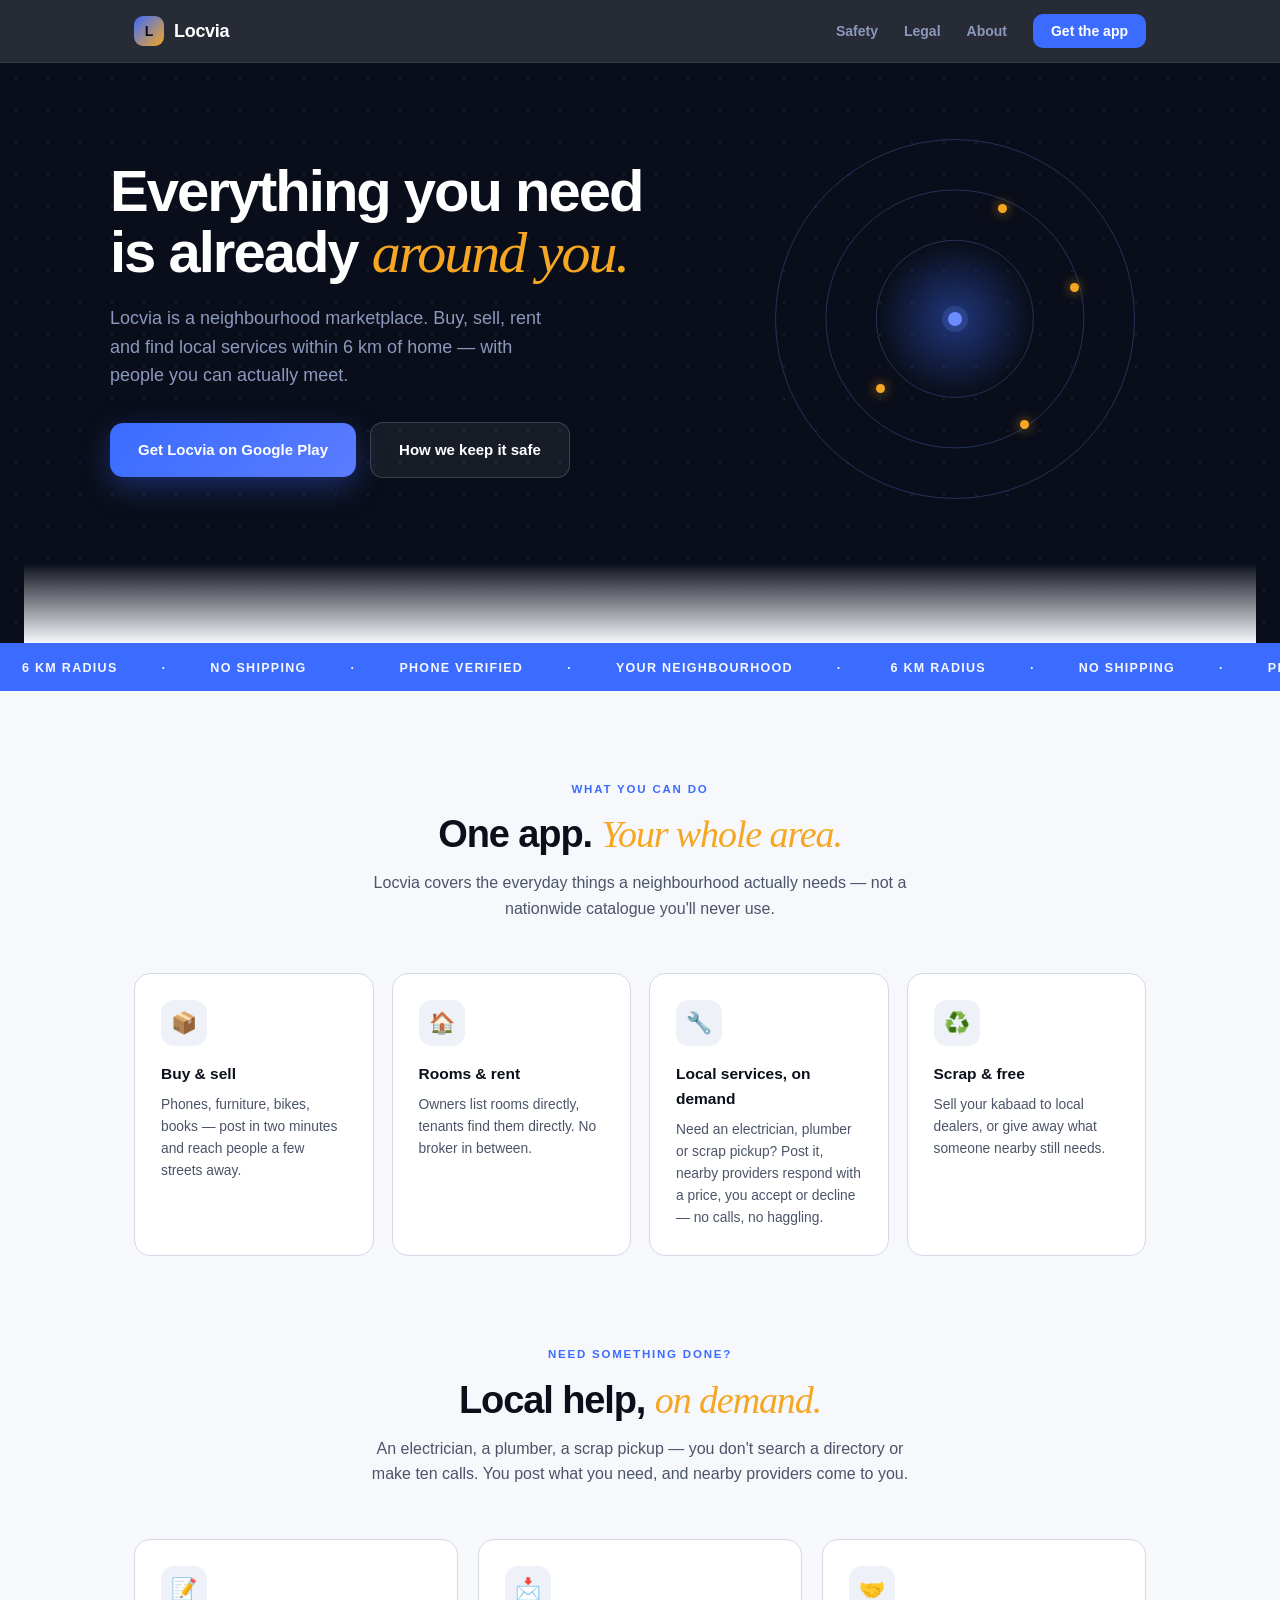
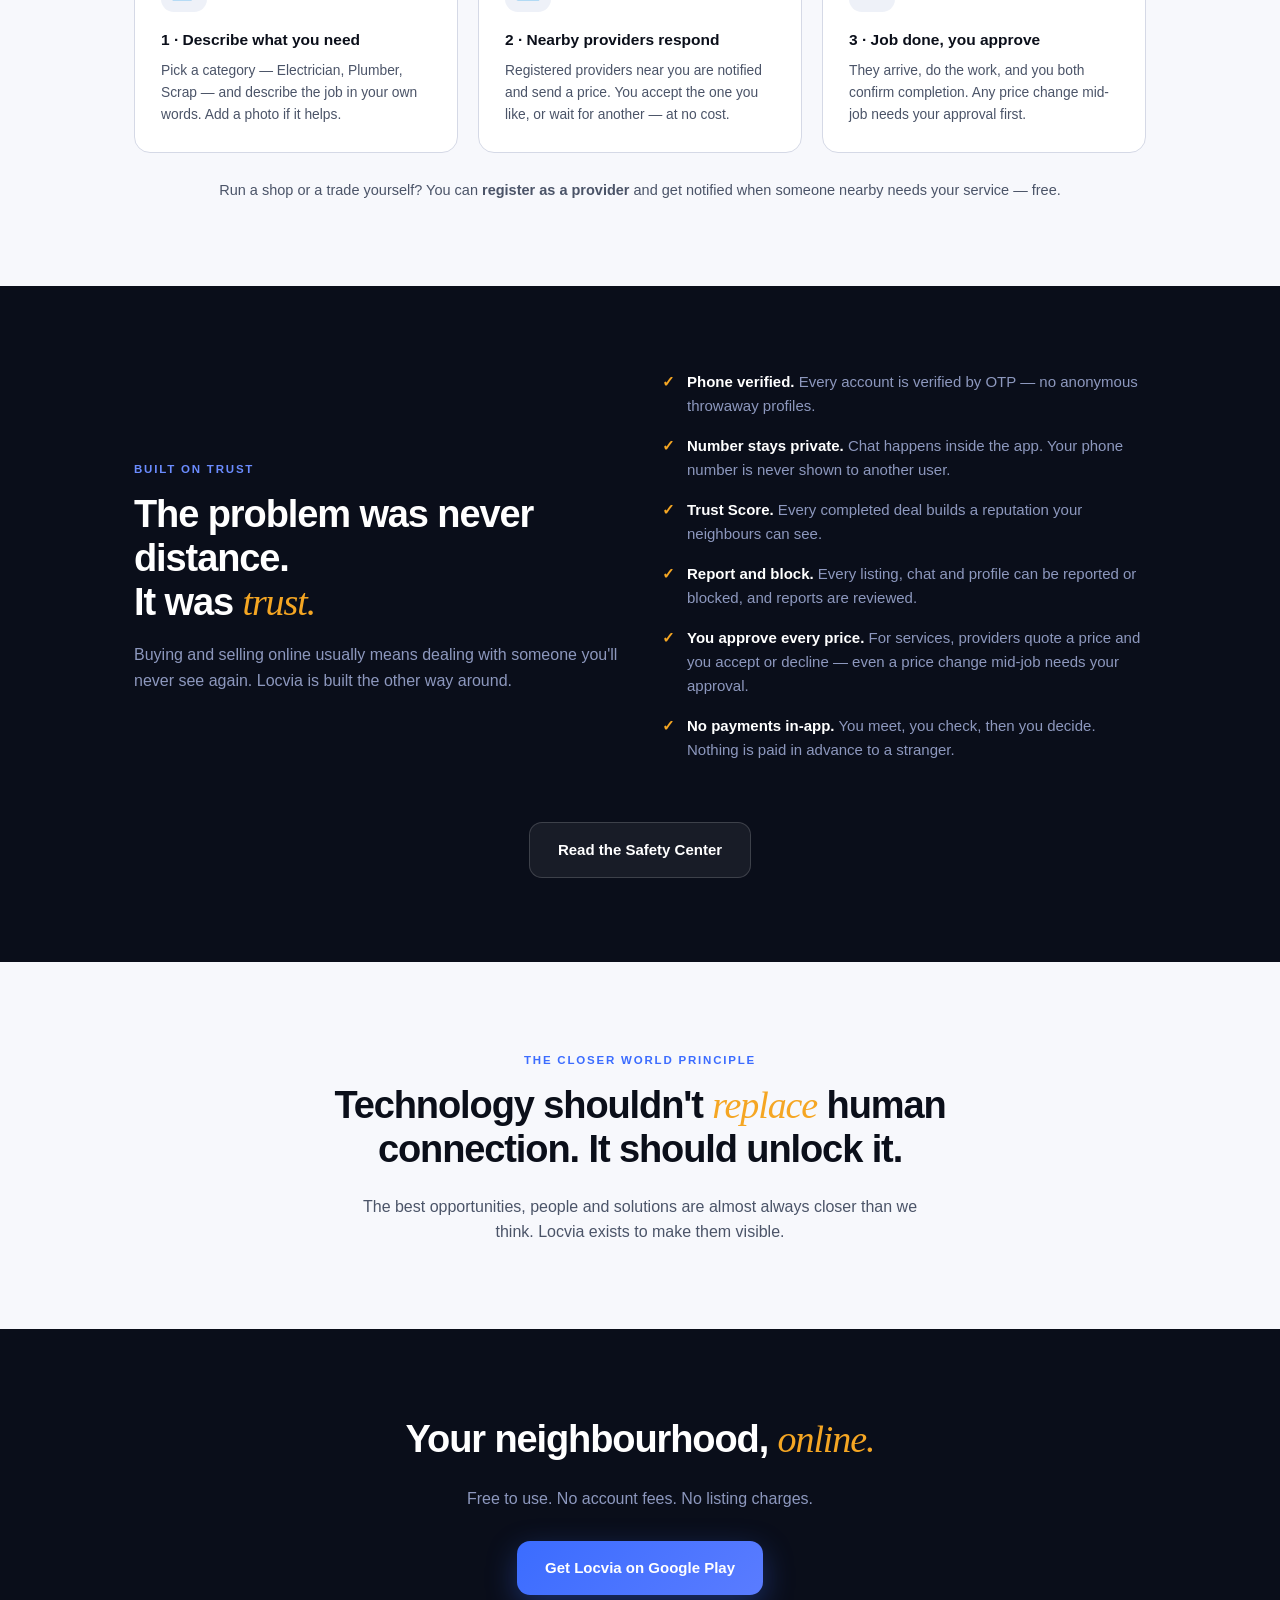
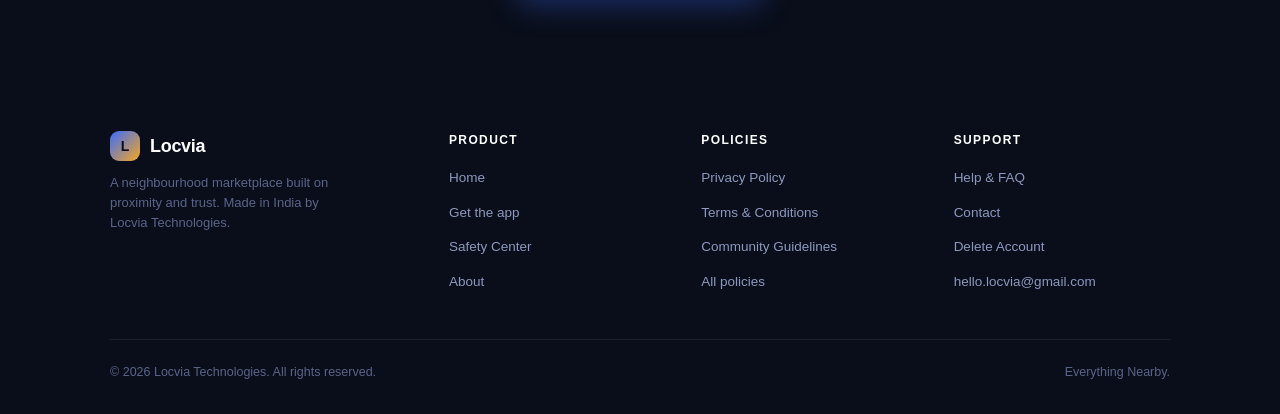
<file: index.html>
<!DOCTYPE html>
<html lang="en-IN">
<head>
<meta charset="UTF-8">
<meta name="viewport" content="width=device-width, initial-scale=1.0">
<meta name="description" content="Locvia is a neighbourhood marketplace for India. Buy, sell, rent and find local services within 6 km of home — with people you can actually meet.">
<meta http-equiv="Content-Security-Policy" content="default-src 'self'; style-src 'self' 'unsafe-inline' https://fonts.googleapis.com; font-src https://fonts.gstatic.com; img-src 'self' data:; base-uri 'self'; form-action 'none'; frame-ancestors 'none'">
<meta property="og:title" content="Locvia — Everything Nearby">
<meta property="og:description" content="Locvia is a neighbourhood marketplace for India. Buy, sell, rent and find local services within 6 km of home — with people you can actually meet.">
<meta property="og:type" content="website">
<title>Locvia — Everything Nearby</title>
<link rel="preconnect" href="https://fonts.googleapis.com">
<link rel="preconnect" href="https://fonts.gstatic.com" crossorigin>
<link href="https://fonts.googleapis.com/css2?family=Plus+Jakarta+Sans:wght@400;500;600;700;800&family=Fraunces:ital,opsz,wght@1,9..144,500&display=swap" rel="stylesheet">
<link rel="stylesheet" href="style.css">
<link rel="icon" href="favicon.png" type="image/png">
<link rel="apple-touch-icon" href="favicon.png">
<style>
  .hero { background: var(--navy-950); overflow: hidden; padding: 76px 24px 0; position: relative; }
  .hero-grid {
    position:absolute; inset:0;
    background-image: radial-gradient(circle, rgba(107,140,255,.12) 1.1px, transparent 1.1px);
    background-size: 32px 32px;
  }
  .hero-inner {
    max-width: var(--max-width); margin: 0 auto; position: relative; z-index: 2;
    display: grid; grid-template-columns: 1.15fr .85fr; gap: 48px; align-items: center;
  }
  .hero h1 {
    font-size: clamp(34px, 5vw, 58px); font-weight: 800; letter-spacing: -2px;
    line-height: 1.06; color: var(--white); margin-bottom: 20px;
  }
  .hero p.lead { color: var(--mist-400); font-size: clamp(15px,1.6vw,18px); max-width: 460px; margin-bottom: 32px; }
  .hero-actions { display: flex; gap: 14px; flex-wrap: wrap; align-items: center; }
  .hero-note { color: #5A6489; font-size: 12.5px; margin-top: 18px; }
  .hero-radar { display: flex; justify-content: center; }
  .radar { position: relative; width: min(40vh, 380px); aspect-ratio: 1; }
  .rg { position:absolute; top:50%; left:50%; transform:translate(-50%,-50%);
        border-radius:50%; border:1.5px solid rgba(107,140,255,.28); }
  .g1{width:100%;height:100%}
  .g2{width:72%;height:72%}
  .g3{width:44%;height:44%}
  .pls { position:absolute; top:50%; left:50%; width:44%; height:44%;
         transform:translate(-50%,-50%); border-radius:50%;
         background:radial-gradient(circle, rgba(59,108,255,.42), transparent 70%);
         animation: plz 2.8s ease-out infinite; }
  @keyframes plz { 0%{transform:translate(-50%,-50%) scale(.3);opacity:.8}
                   100%{transform:translate(-50%,-50%) scale(2.3);opacity:0} }
  .cr { position:absolute; top:50%; left:50%; width:14px; height:14px;
        transform:translate(-50%,-50%); border-radius:50%; background:var(--indigo-400);
        box-shadow:0 0 0 6px rgba(107,140,255,.2); }
  .pin { position:absolute; width:9px; height:9px; border-radius:50%;
         background:var(--marigold-500); box-shadow:0 0 12px rgba(245,166,35,.7); }
  .n1{top:18%;left:62%} .n2{top:68%;left:28%} .n3{top:40%;left:82%} .n4{top:78%;left:68%}
  @media (prefers-reduced-motion: reduce) { .pls { animation: none; } }
  .hero-fade { height: 80px; background: linear-gradient(var(--navy-950), var(--cloud-50)); margin-top: 64px; }

  .trust-split { display: grid; grid-template-columns: 1fr 1fr; gap: 44px; align-items: center; }
  .trust-list { list-style: none; }
  .trust-list li {
    display: flex; gap: 12px; margin-bottom: 16px;
    color: var(--mist-400); font-size: 15px; line-height: 1.6;
  }
  .trust-list .chk { color: var(--marigold-500); flex-shrink: 0; font-weight: 800; }
  .trust-list strong { color: var(--white); font-weight: 600; }

  .philosophy { text-align: center; }
  .philosophy h2 { font-size: clamp(24px,3.2vw,38px); max-width: 720px; margin: 0 auto; }
  .philosophy p { color: var(--ink-600); font-size: 16px; max-width: 560px; margin: 22px auto 0; }

  .cta-band { background: var(--navy-950); text-align: center; padding: 80px 24px; }
  .cta-band h2 { color: var(--white); font-size: clamp(26px,3.4vw,38px); font-weight: 800; letter-spacing: -1.1px; }
  .cta-band p { color: var(--mist-400); font-size: 16px; margin: 16px auto 30px; max-width: 460px; }

  @media (max-width: 860px) {
    .hero-inner { grid-template-columns: 1fr; }
    .hero-radar { order: -1; margin-bottom: 12px; }
    .radar { width: min(34vw, 240px); }
    .trust-split { grid-template-columns: 1fr; gap: 30px; }
  }
</style>
<meta name="referrer" content="strict-origin-when-cross-origin">
<link rel="canonical" href="https://locviahq.github.io/locvia-web/">
<meta property="og:image" content="https://locviahq.github.io/locvia-web/og-image.png">
<meta property="og:url" content="https://locviahq.github.io/locvia-web/">
<meta property="og:site_name" content="Locvia">
<meta name="twitter:card" content="summary_large_image">
<meta name="twitter:image" content="https://locviahq.github.io/locvia-web/og-image.png">
<script type="application/ld+json">
{
  "@context": "https://schema.org",
  "@type": "Organization",
  "name": "Locvia Technologies",
  "url": "https://locviahq.github.io/locvia-web/",
  "logo": "https://locviahq.github.io/locvia-web/favicon.png",
  "description": "Locvia is a neighbourhood marketplace for India — buy, sell, rent and find local services within 6 km of home.",
  "email": "hello.locvia@gmail.com",
  "foundingLocation": {"@type": "Place", "address": {"@type": "PostalAddress", "addressRegion": "Rajasthan", "addressCountry": "IN"}}
}
</script>
<script type="application/ld+json">
{"@context":"https://schema.org","@type":"WebSite","name":"Locvia","url":"https://locviahq.github.io/locvia-web/"}
</script>
</head>
<body>
<nav class="navbar">
  <div class="nav-inner">
    <a href="index.html" class="nav-logo"><span class="nav-logo-mark" aria-hidden="true">L</span> Locvia</a>
    <ul class="nav-links">
      <li><a href="safety.html">Safety</a></li>
      <li class="hide-sm"><a href="legal.html">Legal</a></li>
      <li class="hide-sm"><a href="about.html">About</a></li>
      <li><a href="https://play.google.com/store/apps/details?id=com.locvia.app" class="nav-cta" rel="noopener">Get the app</a></li>
    </ul>
  </div>
</nav>
<section class="hero">
  <div class="hero-grid" aria-hidden="true"></div>
  <div class="hero-inner">
    <div>
      <h1>Everything you need<br>is already <em>around you.</em></h1>
      <p class="lead">Locvia is a neighbourhood marketplace. Buy, sell, rent and find local services within 6&nbsp;km of home — with people you can actually meet.</p>
      <div class="hero-actions">
        <a href="https://play.google.com/store/apps/details?id=com.locvia.app" class="btn btn-primary" rel="noopener">Get Locvia on Google Play</a>
        <a href="safety.html" class="btn btn-ghost">How we keep it safe</a>
      </div>
    </div>
    <div class="hero-radar">
      <div class="radar">
        <div class="rg g1"></div><div class="rg g2"></div><div class="rg g3"></div>
        <div class="pls"></div><div class="cr"></div>
        <div class="pin n1"></div><div class="pin n2"></div><div class="pin n3"></div><div class="pin n4"></div>
      </div>
    </div>
  </div>
  <div class="hero-fade"></div>
</section>

<div class="ticker-strip">
  <div class="ticker-track" aria-hidden="true">
    <span>6 KM RADIUS</span><span>·</span><span>NO SHIPPING</span><span>·</span><span>PHONE VERIFIED</span><span>·</span><span>YOUR NEIGHBOURHOOD</span><span>·</span>
    <span>6 KM RADIUS</span><span>·</span><span>NO SHIPPING</span><span>·</span><span>PHONE VERIFIED</span><span>·</span><span>YOUR NEIGHBOURHOOD</span><span>·</span>
  </div>
</div>

<section class="section">
  <div class="section-head">
    <span class="eyebrow">What you can do</span>
    <h2>One app. <em>Your whole area.</em></h2>
    <p>Locvia covers the everyday things a neighbourhood actually needs — not a nationwide catalogue you'll never use.</p>
  </div>
  <div class="grid-4">
    <div class="card">
      <div class="feature-icon" aria-hidden="true">📦</div>
      <h4>Buy &amp; sell</h4>
      <p>Phones, furniture, bikes, books — post in two minutes and reach people a few streets away.</p>
    </div>
    <div class="card">
      <div class="feature-icon" aria-hidden="true">🏠</div>
      <h4>Rooms &amp; rent</h4>
      <p>Owners list rooms directly, tenants find them directly. No broker in between.</p>
    </div>
    <div class="card">
      <div class="feature-icon" aria-hidden="true">🔧</div>
      <h4>Local services, on demand</h4>
      <p>Need an electrician, plumber or scrap pickup? Post it, nearby providers respond with a price, you accept or decline — no calls, no haggling.</p>
    </div>
    <div class="card">
      <div class="feature-icon" aria-hidden="true">♻️</div>
      <h4>Scrap &amp; free</h4>
      <p>Sell your kabaad to local dealers, or give away what someone nearby still needs.</p>
    </div>
  </div>
</section>

<section class="section" style="padding-top:0;">
  <div class="section-head">
    <span class="eyebrow">Need something done?</span>
    <h2>Local help, <em>on demand.</em></h2>
    <p>An electrician, a plumber, a scrap pickup — you don't search a directory or make ten calls. You post what you need, and nearby providers come to you.</p>
  </div>
  <div class="grid-3">
    <div class="card">
      <div class="feature-icon" aria-hidden="true">📝</div>
      <h4>1 · Describe what you need</h4>
      <p>Pick a category — Electrician, Plumber, Scrap — and describe the job in your own words. Add a photo if it helps.</p>
    </div>
    <div class="card">
      <div class="feature-icon" aria-hidden="true">📩</div>
      <h4>2 · Nearby providers respond</h4>
      <p>Registered providers near you are notified and send a price. You accept the one you like, or wait for another — at no cost.</p>
    </div>
    <div class="card">
      <div class="feature-icon" aria-hidden="true">🤝</div>
      <h4>3 · Job done, you approve</h4>
      <p>They arrive, do the work, and you both confirm completion. Any price change mid-job needs your approval first.</p>
    </div>
  </div>
  <div style="text-align:center; margin-top:26px;">
    <p style="color:var(--ink-600); font-size:14.5px;">Run a shop or a trade yourself? You can <strong>register as a provider</strong> and get notified when someone nearby needs your service — free.</p>
  </div>
</section>

<section class="section-dark">
  <div class="section">
    <div class="trust-split">
      <div>
        <span class="eyebrow eyebrow-light">Built on trust</span>
        <h2 style="color:var(--white);">The problem was never distance.<br>It was <em>trust.</em></h2>
        <p style="color:var(--mist-400); font-size:16px; margin-top:18px;">Buying and selling online usually means dealing with someone you'll never see again. Locvia is built the other way around.</p>
      </div>
      <ul class="trust-list">
        <li><span class="chk" aria-hidden="true">✓</span><span><strong>Phone verified.</strong> Every account is verified by OTP — no anonymous throwaway profiles.</span></li>
        <li><span class="chk" aria-hidden="true">✓</span><span><strong>Number stays private.</strong> Chat happens inside the app. Your phone number is never shown to another user.</span></li>
        <li><span class="chk" aria-hidden="true">✓</span><span><strong>Trust Score.</strong> Every completed deal builds a reputation your neighbours can see.</span></li>
        <li><span class="chk" aria-hidden="true">✓</span><span><strong>Report and block.</strong> Every listing, chat and profile can be reported or blocked, and reports are reviewed.</span></li>
        <li><span class="chk" aria-hidden="true">✓</span><span><strong>You approve every price.</strong> For services, providers quote a price and you accept or decline — even a price change mid-job needs your approval.</span></li>
        <li><span class="chk" aria-hidden="true">✓</span><span><strong>No payments in-app.</strong> You meet, you check, then you decide. Nothing is paid in advance to a stranger.</span></li>
      </ul>
    </div>
    <div style="text-align:center; margin-top:44px;">
      <a href="safety.html" class="btn btn-ghost">Read the Safety Center</a>
    </div>
  </div>
</section>

<section class="section philosophy">
  <span class="eyebrow">The Closer World Principle</span>
  <h2>Technology shouldn't <em>replace</em> human connection. It should unlock it.</h2>
  <p>The best opportunities, people and solutions are almost always closer than we think. Locvia exists to make them visible.</p>
</section>

<section class="cta-band">
  <h2>Your neighbourhood, <em style="font-family:var(--font-accent);font-style:italic;font-weight:500;color:var(--marigold-500);">online.</em></h2>
  <p>Free to use. No account fees. No listing charges.</p>
  <a href="https://play.google.com/store/apps/details?id=com.locvia.app" class="btn btn-primary" rel="noopener">Get Locvia on Google Play</a>
</section>
<footer class="site-footer">
  <div class="footer-inner">
    <div class="footer-cols">
      <div class="footer-brand">
        <a href="index.html" class="nav-logo"><span class="nav-logo-mark" aria-hidden="true">L</span> Locvia</a>
        <p>A neighbourhood marketplace built on proximity and trust. Made in India by Locvia Technologies.</p>
      </div>
      <div class="footer-col">
        <h5>Product</h5>
        <ul>
          <li><a href="index.html">Home</a></li>
          <li><a href="https://play.google.com/store/apps/details?id=com.locvia.app" rel="noopener">Get the app</a></li>
          <li><a href="safety.html">Safety Center</a></li>
          <li><a href="about.html">About</a></li>
        </ul>
      </div>
      <div class="footer-col">
        <h5>Policies</h5>
        <ul>
          <li><a href="privacy.html">Privacy Policy</a></li>
          <li><a href="terms.html">Terms &amp; Conditions</a></li>
          <li><a href="guidelines.html">Community Guidelines</a></li>
          <li><a href="legal.html">All policies</a></li>
        </ul>
      </div>
      <div class="footer-col">
        <h5>Support</h5>
        <ul>
          <li><a href="help.html">Help &amp; FAQ</a></li>
          <li><a href="contact.html">Contact</a></li>
          <li><a href="delete-account.html">Delete Account</a></li>
          <li><a href="mailto:hello.locvia@gmail.com">hello.locvia@gmail.com</a></li>
        </ul>
      </div>
    </div>
    <div class="footer-bottom">
      <span>&copy; 2026 Locvia Technologies. All rights reserved.</span>
      <span>Everything Nearby.</span>
    </div>
  </div>
</footer>
</body>
</html>
</file>
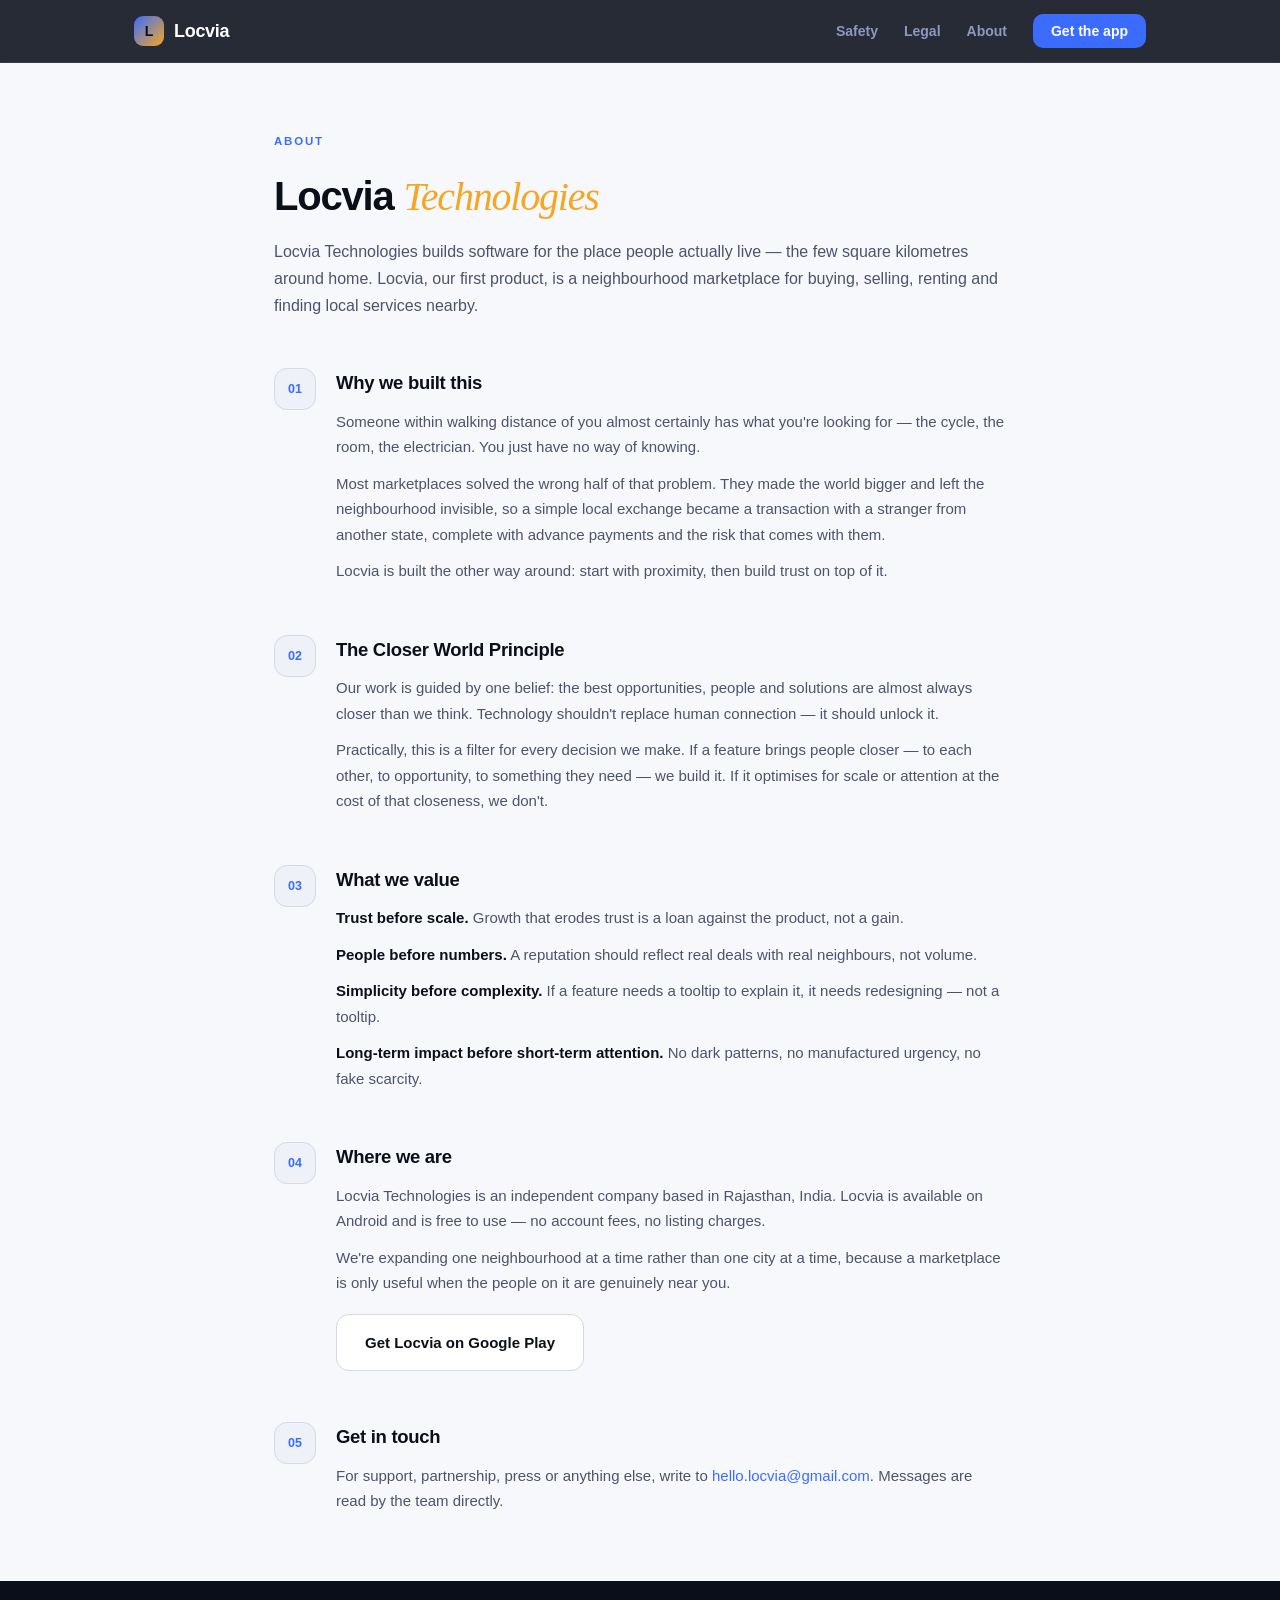
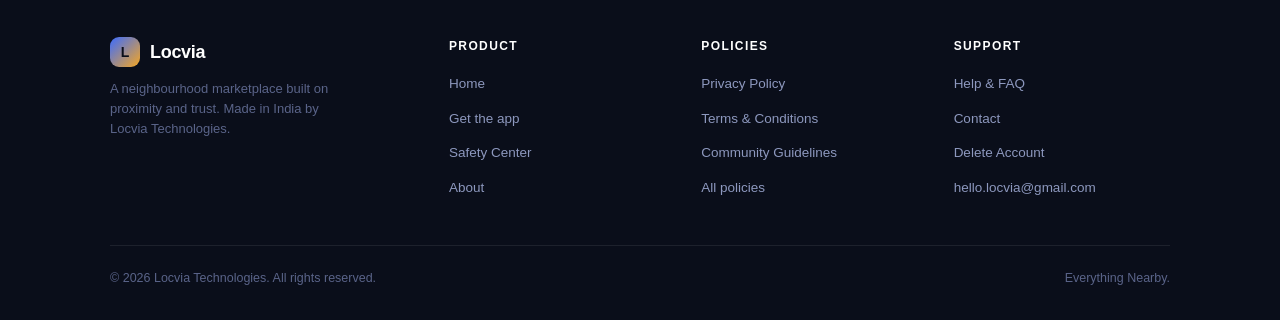
<file: about.html>
<!DOCTYPE html>
<html lang="en-IN">
<head>
<meta charset="UTF-8">
<meta name="viewport" content="width=device-width, initial-scale=1.0">
<meta name="description" content="Locvia Technologies builds software for the few square kilometres around home. Here's why, and what we value.">
<meta http-equiv="Content-Security-Policy" content="default-src 'self'; style-src 'self' 'unsafe-inline' https://fonts.googleapis.com; font-src https://fonts.gstatic.com; img-src 'self' data:; base-uri 'self'; form-action 'none'; frame-ancestors 'none'">
<meta property="og:title" content="About — Locvia Technologies">
<meta property="og:description" content="Locvia Technologies builds software for the few square kilometres around home. Here's why, and what we value.">
<meta property="og:type" content="website">
<title>About — Locvia Technologies</title>
<link rel="preconnect" href="https://fonts.googleapis.com">
<link rel="preconnect" href="https://fonts.gstatic.com" crossorigin>
<link href="https://fonts.googleapis.com/css2?family=Plus+Jakarta+Sans:wght@400;500;600;700;800&family=Fraunces:ital,opsz,wght@1,9..144,500&display=swap" rel="stylesheet">
<link rel="stylesheet" href="style.css">
<link rel="icon" href="favicon.png" type="image/png">
<link rel="apple-touch-icon" href="favicon.png">

<meta name="referrer" content="strict-origin-when-cross-origin">
<link rel="canonical" href="https://locviahq.github.io/locvia-web/about.html">
<meta property="og:image" content="https://locviahq.github.io/locvia-web/og-image.png">
<meta property="og:url" content="https://locviahq.github.io/locvia-web/about.html">
<meta property="og:site_name" content="Locvia">
<meta name="twitter:card" content="summary_large_image">
<meta name="twitter:image" content="https://locviahq.github.io/locvia-web/og-image.png">
<script type="application/ld+json">
{
  "@context": "https://schema.org",
  "@type": "Organization",
  "name": "Locvia Technologies",
  "url": "https://locviahq.github.io/locvia-web/",
  "logo": "https://locviahq.github.io/locvia-web/favicon.png",
  "description": "Locvia is a neighbourhood marketplace for India — buy, sell, rent and find local services within 6 km of home.",
  "email": "hello.locvia@gmail.com",
  "foundingLocation": {"@type": "Place", "address": {"@type": "PostalAddress", "addressRegion": "Rajasthan", "addressCountry": "IN"}}
}
</script>
</head>
<body>
<nav class="navbar">
  <div class="nav-inner">
    <a href="index.html" class="nav-logo"><span class="nav-logo-mark" aria-hidden="true">L</span> Locvia</a>
    <ul class="nav-links">
      <li><a href="safety.html">Safety</a></li>
      <li class="hide-sm"><a href="legal.html">Legal</a></li>
      <li class="hide-sm"><a href="about.html">About</a></li>
      <li><a href="https://play.google.com/store/apps/details?id=com.locvia.app" class="nav-cta" rel="noopener">Get the app</a></li>
    </ul>
  </div>
</nav>
<div class="legal-wrap">
  <span class="eyebrow">About</span>
  <h1>Locvia <em>Technologies</em></h1>
  <p class="legal-intro">Locvia Technologies builds software for the place people actually live — the few square kilometres around home. Locvia, our first product, is a neighbourhood marketplace for buying, selling, renting and finding local services nearby.</p>

  <div class="legal-section">
    <div class="legal-num">01</div>
    <div class="legal-body">
      <h2>Why we built this</h2>
      <p>Someone within walking distance of you almost certainly has what you're looking for — the cycle, the room, the electrician. You just have no way of knowing.</p>
      <p>Most marketplaces solved the wrong half of that problem. They made the world bigger and left the neighbourhood invisible, so a simple local exchange became a transaction with a stranger from another state, complete with advance payments and the risk that comes with them.</p>
      <p>Locvia is built the other way around: start with proximity, then build trust on top of it.</p>
    </div>
  </div>

  <div class="legal-section">
    <div class="legal-num">02</div>
    <div class="legal-body">
      <h2>The Closer World Principle</h2>
      <p>Our work is guided by one belief: the best opportunities, people and solutions are almost always closer than we think. Technology shouldn't replace human connection — it should unlock it.</p>
      <p>Practically, this is a filter for every decision we make. If a feature brings people closer — to each other, to opportunity, to something they need — we build it. If it optimises for scale or attention at the cost of that closeness, we don't.</p>
    </div>
  </div>

  <div class="legal-section">
    <div class="legal-num">03</div>
    <div class="legal-body">
      <h2>What we value</h2>
      <p><strong>Trust before scale.</strong> Growth that erodes trust is a loan against the product, not a gain.</p>
      <p><strong>People before numbers.</strong> A reputation should reflect real deals with real neighbours, not volume.</p>
      <p><strong>Simplicity before complexity.</strong> If a feature needs a tooltip to explain it, it needs redesigning — not a tooltip.</p>
      <p><strong>Long-term impact before short-term attention.</strong> No dark patterns, no manufactured urgency, no fake scarcity.</p>
    </div>
  </div>

  <div class="legal-section">
    <div class="legal-num">04</div>
    <div class="legal-body">
      <h2>Where we are</h2>
      <p>Locvia Technologies is an independent company based in Rajasthan, India. Locvia is available on Android and is free to use — no account fees, no listing charges.</p>
      <p>We're expanding one neighbourhood at a time rather than one city at a time, because a marketplace is only useful when the people on it are genuinely near you.</p>
      <p style="margin-top:18px;"><a href="https://play.google.com/store/apps/details?id=com.locvia.app" class="btn btn-light" rel="noopener">Get Locvia on Google Play</a></p>
    </div>
  </div>

  <div class="legal-section">
    <div class="legal-num">05</div>
    <div class="legal-body">
      <h2>Get in touch</h2>
      <p>For support, partnership, press or anything else, write to <a href="mailto:hello.locvia@gmail.com">hello.locvia@gmail.com</a>. Messages are read by the team directly.</p>
    </div>
  </div>
</div>
<footer class="site-footer">
  <div class="footer-inner">
    <div class="footer-cols">
      <div class="footer-brand">
        <a href="index.html" class="nav-logo"><span class="nav-logo-mark" aria-hidden="true">L</span> Locvia</a>
        <p>A neighbourhood marketplace built on proximity and trust. Made in India by Locvia Technologies.</p>
      </div>
      <div class="footer-col">
        <h5>Product</h5>
        <ul>
          <li><a href="index.html">Home</a></li>
          <li><a href="https://play.google.com/store/apps/details?id=com.locvia.app" rel="noopener">Get the app</a></li>
          <li><a href="safety.html">Safety Center</a></li>
          <li><a href="about.html">About</a></li>
        </ul>
      </div>
      <div class="footer-col">
        <h5>Policies</h5>
        <ul>
          <li><a href="privacy.html">Privacy Policy</a></li>
          <li><a href="terms.html">Terms &amp; Conditions</a></li>
          <li><a href="guidelines.html">Community Guidelines</a></li>
          <li><a href="legal.html">All policies</a></li>
        </ul>
      </div>
      <div class="footer-col">
        <h5>Support</h5>
        <ul>
          <li><a href="help.html">Help &amp; FAQ</a></li>
          <li><a href="contact.html">Contact</a></li>
          <li><a href="delete-account.html">Delete Account</a></li>
          <li><a href="mailto:hello.locvia@gmail.com">hello.locvia@gmail.com</a></li>
        </ul>
      </div>
    </div>
    <div class="footer-bottom">
      <span>&copy; 2026 Locvia Technologies. All rights reserved.</span>
      <span>Everything Nearby.</span>
    </div>
  </div>
</footer>
</body>
</html>
</file>
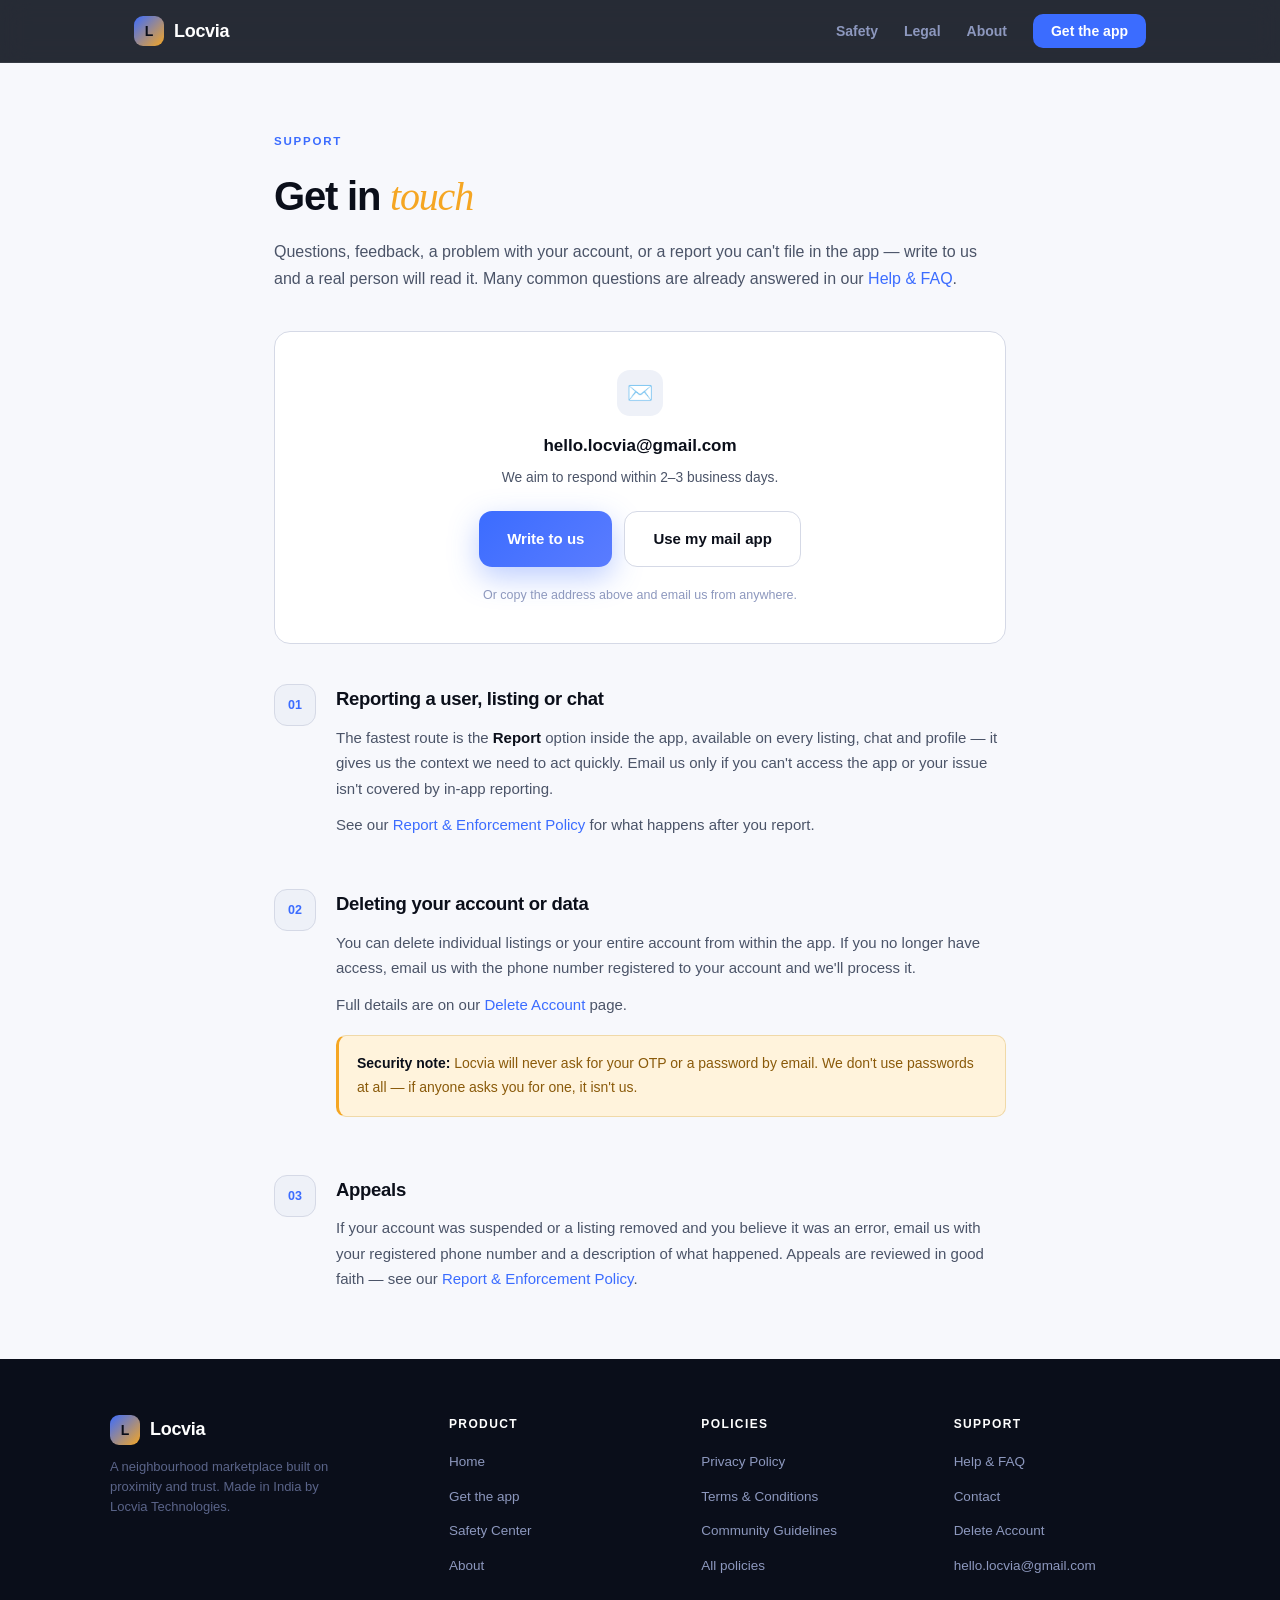
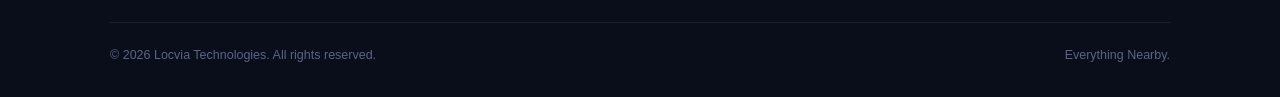
<file: contact.html>
<!DOCTYPE html>
<html lang="en-IN">
<head>
<meta charset="UTF-8">
<meta name="viewport" content="width=device-width, initial-scale=1.0">
<meta name="description" content="Contact Locvia support for account help, reports, appeals or anything else.">
<meta http-equiv="Content-Security-Policy" content="default-src 'self'; style-src 'self' 'unsafe-inline' https://fonts.googleapis.com; font-src https://fonts.gstatic.com; img-src 'self' data:; base-uri 'self'; form-action 'none'; frame-ancestors 'none'">
<meta property="og:title" content="Contact — Locvia">
<meta property="og:description" content="Contact Locvia support for account help, reports, appeals or anything else.">
<meta property="og:type" content="website">
<title>Contact — Locvia</title>
<link rel="preconnect" href="https://fonts.googleapis.com">
<link rel="preconnect" href="https://fonts.gstatic.com" crossorigin>
<link href="https://fonts.googleapis.com/css2?family=Plus+Jakarta+Sans:wght@400;500;600;700;800&family=Fraunces:ital,opsz,wght@1,9..144,500&display=swap" rel="stylesheet">
<link rel="stylesheet" href="style.css">
<link rel="icon" href="favicon.png" type="image/png">
<link rel="apple-touch-icon" href="favicon.png">

<meta name="referrer" content="strict-origin-when-cross-origin">
<link rel="canonical" href="https://locviahq.github.io/locvia-web/contact.html">
<meta property="og:image" content="https://locviahq.github.io/locvia-web/og-image.png">
<meta property="og:url" content="https://locviahq.github.io/locvia-web/contact.html">
<meta property="og:site_name" content="Locvia">
<meta name="twitter:card" content="summary_large_image">
<meta name="twitter:image" content="https://locviahq.github.io/locvia-web/og-image.png">
</head>
<body>
<nav class="navbar">
  <div class="nav-inner">
    <a href="index.html" class="nav-logo"><span class="nav-logo-mark" aria-hidden="true">L</span> Locvia</a>
    <ul class="nav-links">
      <li><a href="safety.html">Safety</a></li>
      <li class="hide-sm"><a href="legal.html">Legal</a></li>
      <li class="hide-sm"><a href="about.html">About</a></li>
      <li><a href="https://play.google.com/store/apps/details?id=com.locvia.app" class="nav-cta" rel="noopener">Get the app</a></li>
    </ul>
  </div>
</nav>
<div class="legal-wrap">
  <span class="eyebrow">Support</span>
  <h1>Get in <em>touch</em></h1>
  <p class="legal-intro" style="margin-bottom:30px;">Questions, feedback, a problem with your account, or a report you can't file in the app — write to us and a real person will read it. Many common questions are already answered in our <a href="help.html">Help &amp; FAQ</a>.</p>

  <div class="card" style="text-align:center; padding:38px 26px;">
    <div class="feature-icon" style="margin:0 auto 16px;" aria-hidden="true">✉️</div>
    <h4 style="font-size:17px;">hello.locvia@gmail.com</h4>
    <p style="margin:8px 0 22px;">We aim to respond within 2–3 business days.</p>
    <div style="display:flex; gap:12px; justify-content:center; flex-wrap:wrap;">
      <a href="https://mail.google.com/mail/?view=cm&amp;fs=1&amp;to=hello.locvia@gmail.com&amp;su=Locvia%20Support" class="btn btn-primary" target="_blank" rel="noopener">Write to us</a>
      <a href="mailto:hello.locvia@gmail.com" class="btn btn-light">Use my mail app</a>
    </div>
    <p style="margin-top:18px; font-size:12.5px; color:var(--mist-400);">
      Or copy the address above and email us from anywhere.
    </p>
  </div>

  <div class="legal-section">
    <div class="legal-num">01</div>
    <div class="legal-body">
      <h2>Reporting a user, listing or chat</h2>
      <p>The fastest route is the <strong>Report</strong> option inside the app, available on every listing, chat and profile — it gives us the context we need to act quickly. Email us only if you can't access the app or your issue isn't covered by in-app reporting.</p>
      <p>See our <a href="enforcement.html">Report &amp; Enforcement Policy</a> for what happens after you report.</p>
    </div>
  </div>

  <div class="legal-section">
    <div class="legal-num">02</div>
    <div class="legal-body">
      <h2>Deleting your account or data</h2>
      <p>You can delete individual listings or your entire account from within the app. If you no longer have access, email us with the phone number registered to your account and we'll process it.</p>
      <p>Full details are on our <a href="delete-account.html">Delete Account</a> page.</p>
      <div class="callout">
        <p><strong>Security note:</strong> Locvia will never ask for your OTP or a password by email. We don't use passwords at all — if anyone asks you for one, it isn't us.</p>
      </div>
    </div>
  </div>

  <div class="legal-section">
    <div class="legal-num">03</div>
    <div class="legal-body">
      <h2>Appeals</h2>
      <p>If your account was suspended or a listing removed and you believe it was an error, email us with your registered phone number and a description of what happened. Appeals are reviewed in good faith — see our <a href="enforcement.html">Report &amp; Enforcement Policy</a>.</p>
    </div>
  </div>
</div>
<footer class="site-footer">
  <div class="footer-inner">
    <div class="footer-cols">
      <div class="footer-brand">
        <a href="index.html" class="nav-logo"><span class="nav-logo-mark" aria-hidden="true">L</span> Locvia</a>
        <p>A neighbourhood marketplace built on proximity and trust. Made in India by Locvia Technologies.</p>
      </div>
      <div class="footer-col">
        <h5>Product</h5>
        <ul>
          <li><a href="index.html">Home</a></li>
          <li><a href="https://play.google.com/store/apps/details?id=com.locvia.app" rel="noopener">Get the app</a></li>
          <li><a href="safety.html">Safety Center</a></li>
          <li><a href="about.html">About</a></li>
        </ul>
      </div>
      <div class="footer-col">
        <h5>Policies</h5>
        <ul>
          <li><a href="privacy.html">Privacy Policy</a></li>
          <li><a href="terms.html">Terms &amp; Conditions</a></li>
          <li><a href="guidelines.html">Community Guidelines</a></li>
          <li><a href="legal.html">All policies</a></li>
        </ul>
      </div>
      <div class="footer-col">
        <h5>Support</h5>
        <ul>
          <li><a href="help.html">Help &amp; FAQ</a></li>
          <li><a href="contact.html">Contact</a></li>
          <li><a href="delete-account.html">Delete Account</a></li>
          <li><a href="mailto:hello.locvia@gmail.com">hello.locvia@gmail.com</a></li>
        </ul>
      </div>
    </div>
    <div class="footer-bottom">
      <span>&copy; 2026 Locvia Technologies. All rights reserved.</span>
      <span>Everything Nearby.</span>
    </div>
  </div>
</footer>
</body>
</html>
</file>
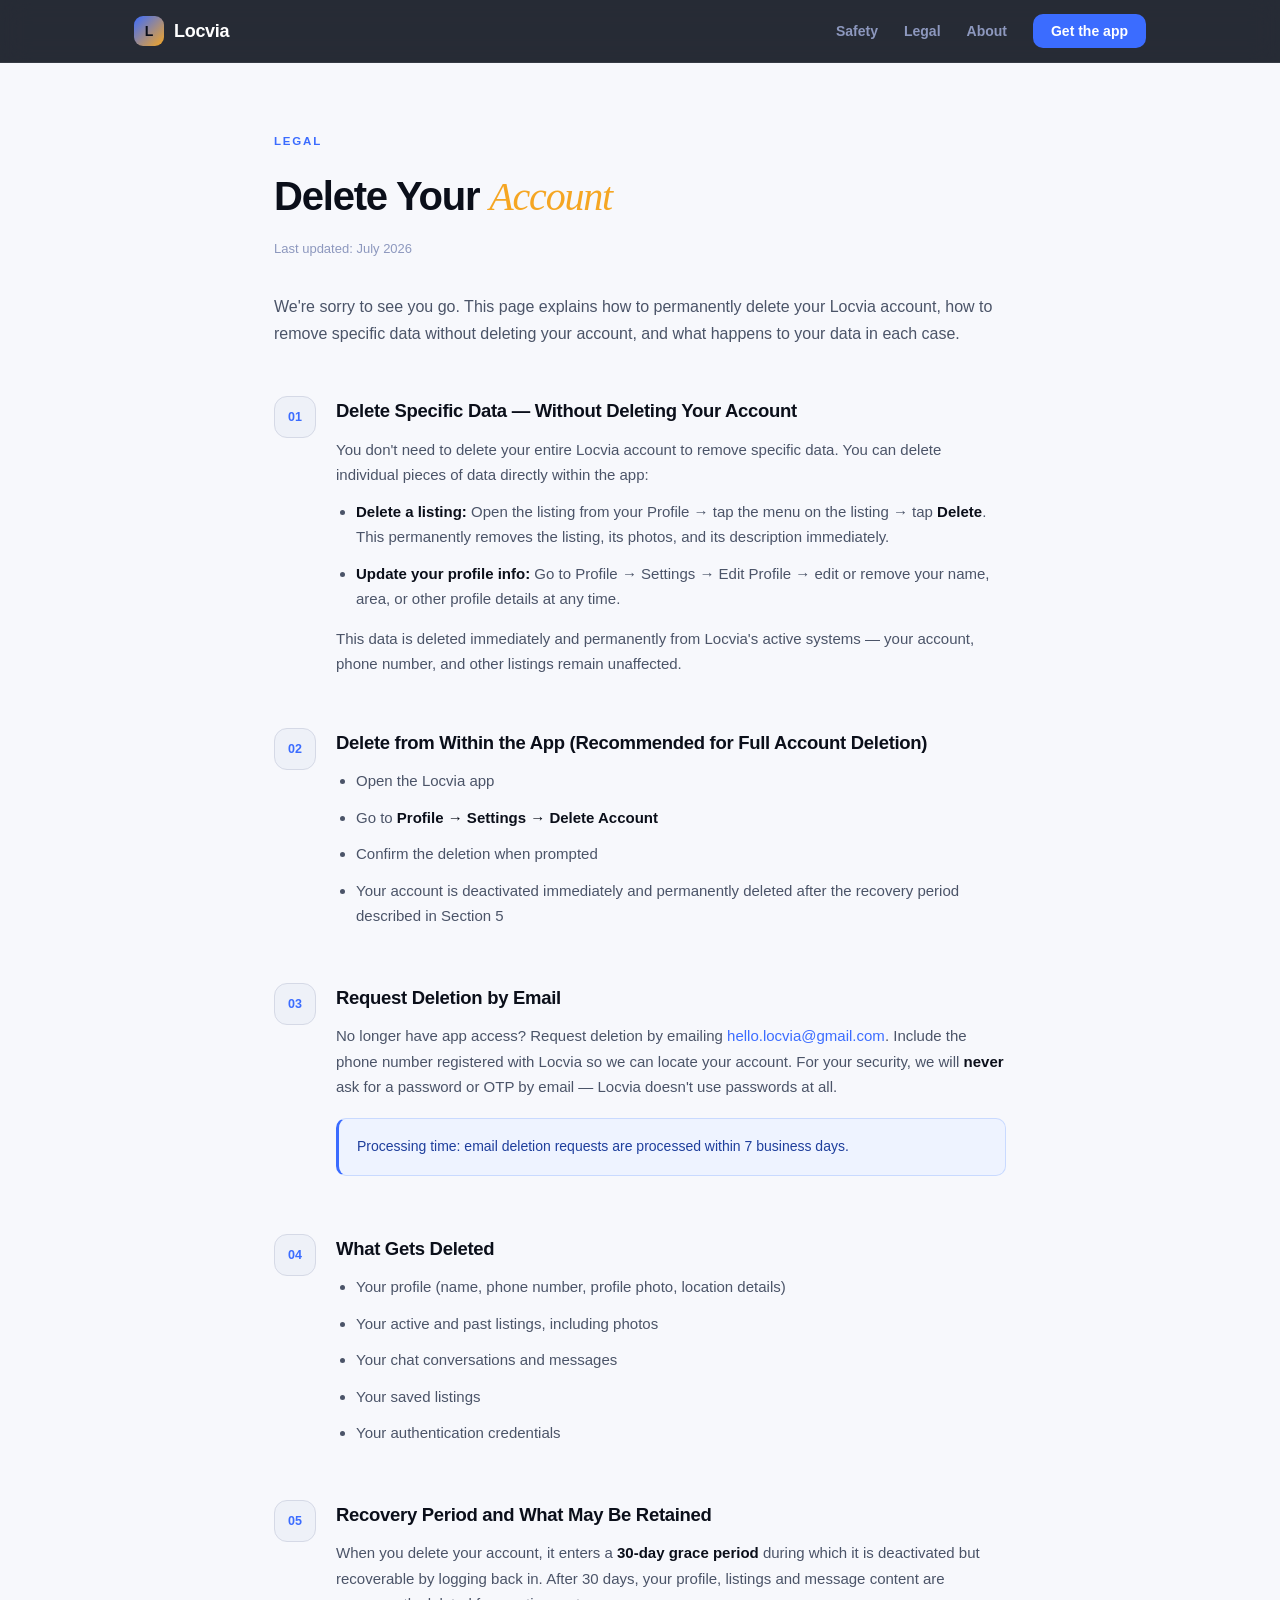
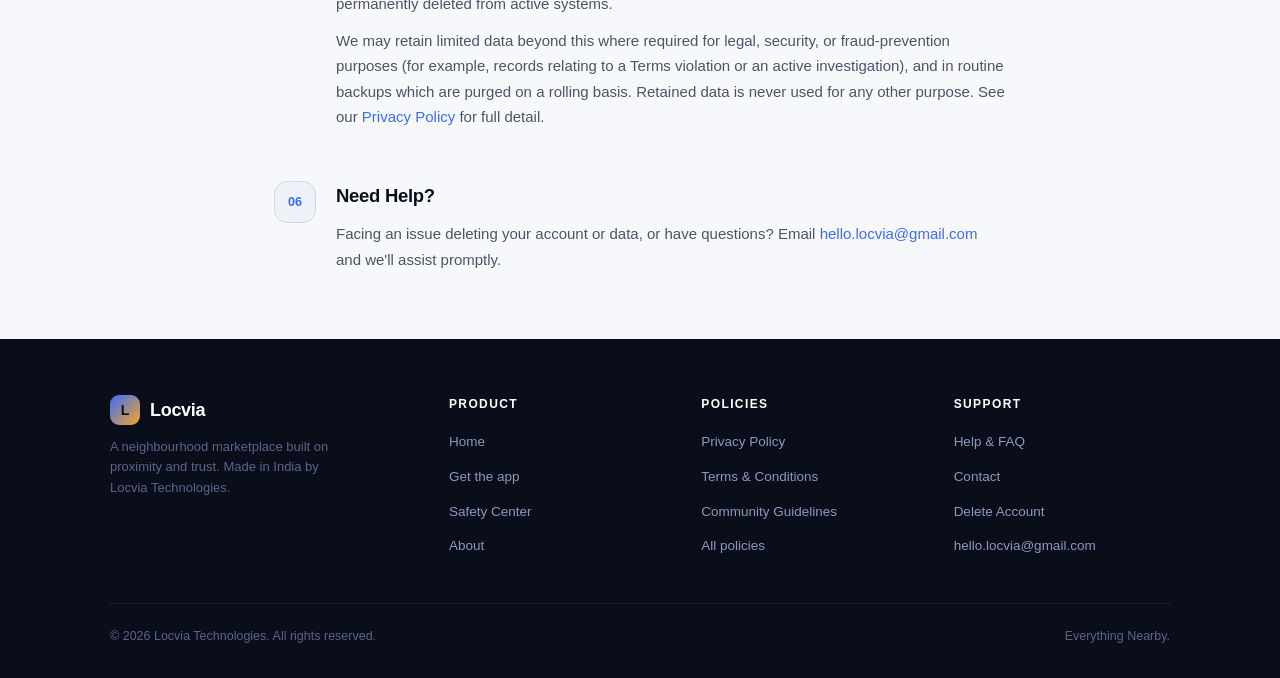
<file: delete-account.html>
<!DOCTYPE html>
<html lang="en-IN">
<head>
<meta charset="UTF-8">
<meta name="viewport" content="width=device-width, initial-scale=1.0">
<meta name="description" content="How to delete specific data without deleting your account, or delete your Locvia account entirely.">
<meta http-equiv="Content-Security-Policy" content="default-src 'self'; style-src 'self' 'unsafe-inline' https://fonts.googleapis.com; font-src https://fonts.gstatic.com; img-src 'self' data:; base-uri 'self'; form-action 'none'; frame-ancestors 'none'">
<meta property="og:title" content="Delete Account — Locvia">
<meta property="og:description" content="How to delete specific data without deleting your account, or delete your Locvia account entirely.">
<meta property="og:type" content="website">
<title>Delete Account — Locvia</title>
<link rel="preconnect" href="https://fonts.googleapis.com">
<link rel="preconnect" href="https://fonts.gstatic.com" crossorigin>
<link href="https://fonts.googleapis.com/css2?family=Plus+Jakarta+Sans:wght@400;500;600;700;800&family=Fraunces:ital,opsz,wght@1,9..144,500&display=swap" rel="stylesheet">
<link rel="stylesheet" href="style.css">
<link rel="icon" href="favicon.png" type="image/png">
<link rel="apple-touch-icon" href="favicon.png">

<meta name="referrer" content="strict-origin-when-cross-origin">
<link rel="canonical" href="https://locviahq.github.io/locvia-web/delete-account.html">
<meta property="og:image" content="https://locviahq.github.io/locvia-web/og-image.png">
<meta property="og:url" content="https://locviahq.github.io/locvia-web/delete-account.html">
<meta property="og:site_name" content="Locvia">
<meta name="twitter:card" content="summary_large_image">
<meta name="twitter:image" content="https://locviahq.github.io/locvia-web/og-image.png">
</head>
<body>
<nav class="navbar">
  <div class="nav-inner">
    <a href="index.html" class="nav-logo"><span class="nav-logo-mark" aria-hidden="true">L</span> Locvia</a>
    <ul class="nav-links">
      <li><a href="safety.html">Safety</a></li>
      <li class="hide-sm"><a href="legal.html">Legal</a></li>
      <li class="hide-sm"><a href="about.html">About</a></li>
      <li><a href="https://play.google.com/store/apps/details?id=com.locvia.app" class="nav-cta" rel="noopener">Get the app</a></li>
    </ul>
  </div>
</nav>
<div class="legal-wrap">
  <span class="eyebrow">Legal</span>
  <h1>Delete Your <em>Account</em></h1>
  <p class="legal-updated">Last updated: July 2026</p>
  <p class="legal-intro">We're sorry to see you go. This page explains how to permanently delete your Locvia account, how to remove specific data without deleting your account, and what happens to your data in each case.</p>

  <div class="legal-section">
    <div class="legal-num">01</div>
    <div class="legal-body">
      <h2>Delete Specific Data — Without Deleting Your Account</h2>
      <p>You don't need to delete your entire Locvia account to remove specific data. You can delete individual pieces of data directly within the app:</p>
      <ul>
        <li><strong>Delete a listing:</strong> Open the listing from your Profile → tap the menu on the listing → tap <strong>Delete</strong>. This permanently removes the listing, its photos, and its description immediately.</li>
        <li><strong>Update your profile info:</strong> Go to Profile → Settings → Edit Profile → edit or remove your name, area, or other profile details at any time.</li>
      </ul>
      <p>This data is deleted immediately and permanently from Locvia's active systems — your account, phone number, and other listings remain unaffected.</p>
    </div>
  </div>
  <div class="legal-section">
    <div class="legal-num">02</div>
    <div class="legal-body">
      <h2>Delete from Within the App (Recommended for Full Account Deletion)</h2>
      <ul>
        <li>Open the Locvia app</li>
        <li>Go to <strong>Profile → Settings → Delete Account</strong></li>
        <li>Confirm the deletion when prompted</li>
        <li>Your account is deactivated immediately and permanently deleted after the recovery period described in Section 5</li>
      </ul>
    </div>
  </div>
  <div class="legal-section">
    <div class="legal-num">03</div>
    <div class="legal-body">
      <h2>Request Deletion by Email</h2>
      <p>No longer have app access? Request deletion by emailing <a href="mailto:hello.locvia@gmail.com">hello.locvia@gmail.com</a>. Include the phone number registered with Locvia so we can locate your account. For your security, we will <strong>never</strong> ask for a password or OTP by email — Locvia doesn't use passwords at all.</p>
      <div class="callout callout-blue"><p>Processing time: email deletion requests are processed within 7 business days.</p></div>
    </div>
  </div>
  <div class="legal-section">
    <div class="legal-num">04</div>
    <div class="legal-body">
      <h2>What Gets Deleted</h2>
      <ul>
        <li>Your profile (name, phone number, profile photo, location details)</li>
        <li>Your active and past listings, including photos</li>
        <li>Your chat conversations and messages</li>
        <li>Your saved listings</li>
        <li>Your authentication credentials</li>
      </ul>
    </div>
  </div>
  <div class="legal-section">
    <div class="legal-num">05</div>
    <div class="legal-body">
      <h2>Recovery Period and What May Be Retained</h2>
      <p>When you delete your account, it enters a <strong>30-day grace period</strong> during which it is deactivated but recoverable by logging back in. After 30 days, your profile, listings and message content are permanently deleted from active systems.</p>
      <p>We may retain limited data beyond this where required for legal, security, or fraud-prevention purposes (for example, records relating to a Terms violation or an active investigation), and in routine backups which are purged on a rolling basis. Retained data is never used for any other purpose. See our <a href="privacy.html">Privacy Policy</a> for full detail.</p>
    </div>
  </div>
  <div class="legal-section">
    <div class="legal-num">06</div>
    <div class="legal-body">
      <h2>Need Help?</h2>
      <p>Facing an issue deleting your account or data, or have questions? Email <a href="mailto:hello.locvia@gmail.com">hello.locvia@gmail.com</a> and we'll assist promptly.</p>
    </div>
  </div>
</div>
<footer class="site-footer">
  <div class="footer-inner">
    <div class="footer-cols">
      <div class="footer-brand">
        <a href="index.html" class="nav-logo"><span class="nav-logo-mark" aria-hidden="true">L</span> Locvia</a>
        <p>A neighbourhood marketplace built on proximity and trust. Made in India by Locvia Technologies.</p>
      </div>
      <div class="footer-col">
        <h5>Product</h5>
        <ul>
          <li><a href="index.html">Home</a></li>
          <li><a href="https://play.google.com/store/apps/details?id=com.locvia.app" rel="noopener">Get the app</a></li>
          <li><a href="safety.html">Safety Center</a></li>
          <li><a href="about.html">About</a></li>
        </ul>
      </div>
      <div class="footer-col">
        <h5>Policies</h5>
        <ul>
          <li><a href="privacy.html">Privacy Policy</a></li>
          <li><a href="terms.html">Terms &amp; Conditions</a></li>
          <li><a href="guidelines.html">Community Guidelines</a></li>
          <li><a href="legal.html">All policies</a></li>
        </ul>
      </div>
      <div class="footer-col">
        <h5>Support</h5>
        <ul>
          <li><a href="help.html">Help &amp; FAQ</a></li>
          <li><a href="contact.html">Contact</a></li>
          <li><a href="delete-account.html">Delete Account</a></li>
          <li><a href="mailto:hello.locvia@gmail.com">hello.locvia@gmail.com</a></li>
        </ul>
      </div>
    </div>
    <div class="footer-bottom">
      <span>&copy; 2026 Locvia Technologies. All rights reserved.</span>
      <span>Everything Nearby.</span>
    </div>
  </div>
</footer>
</body>
</html>
</file>
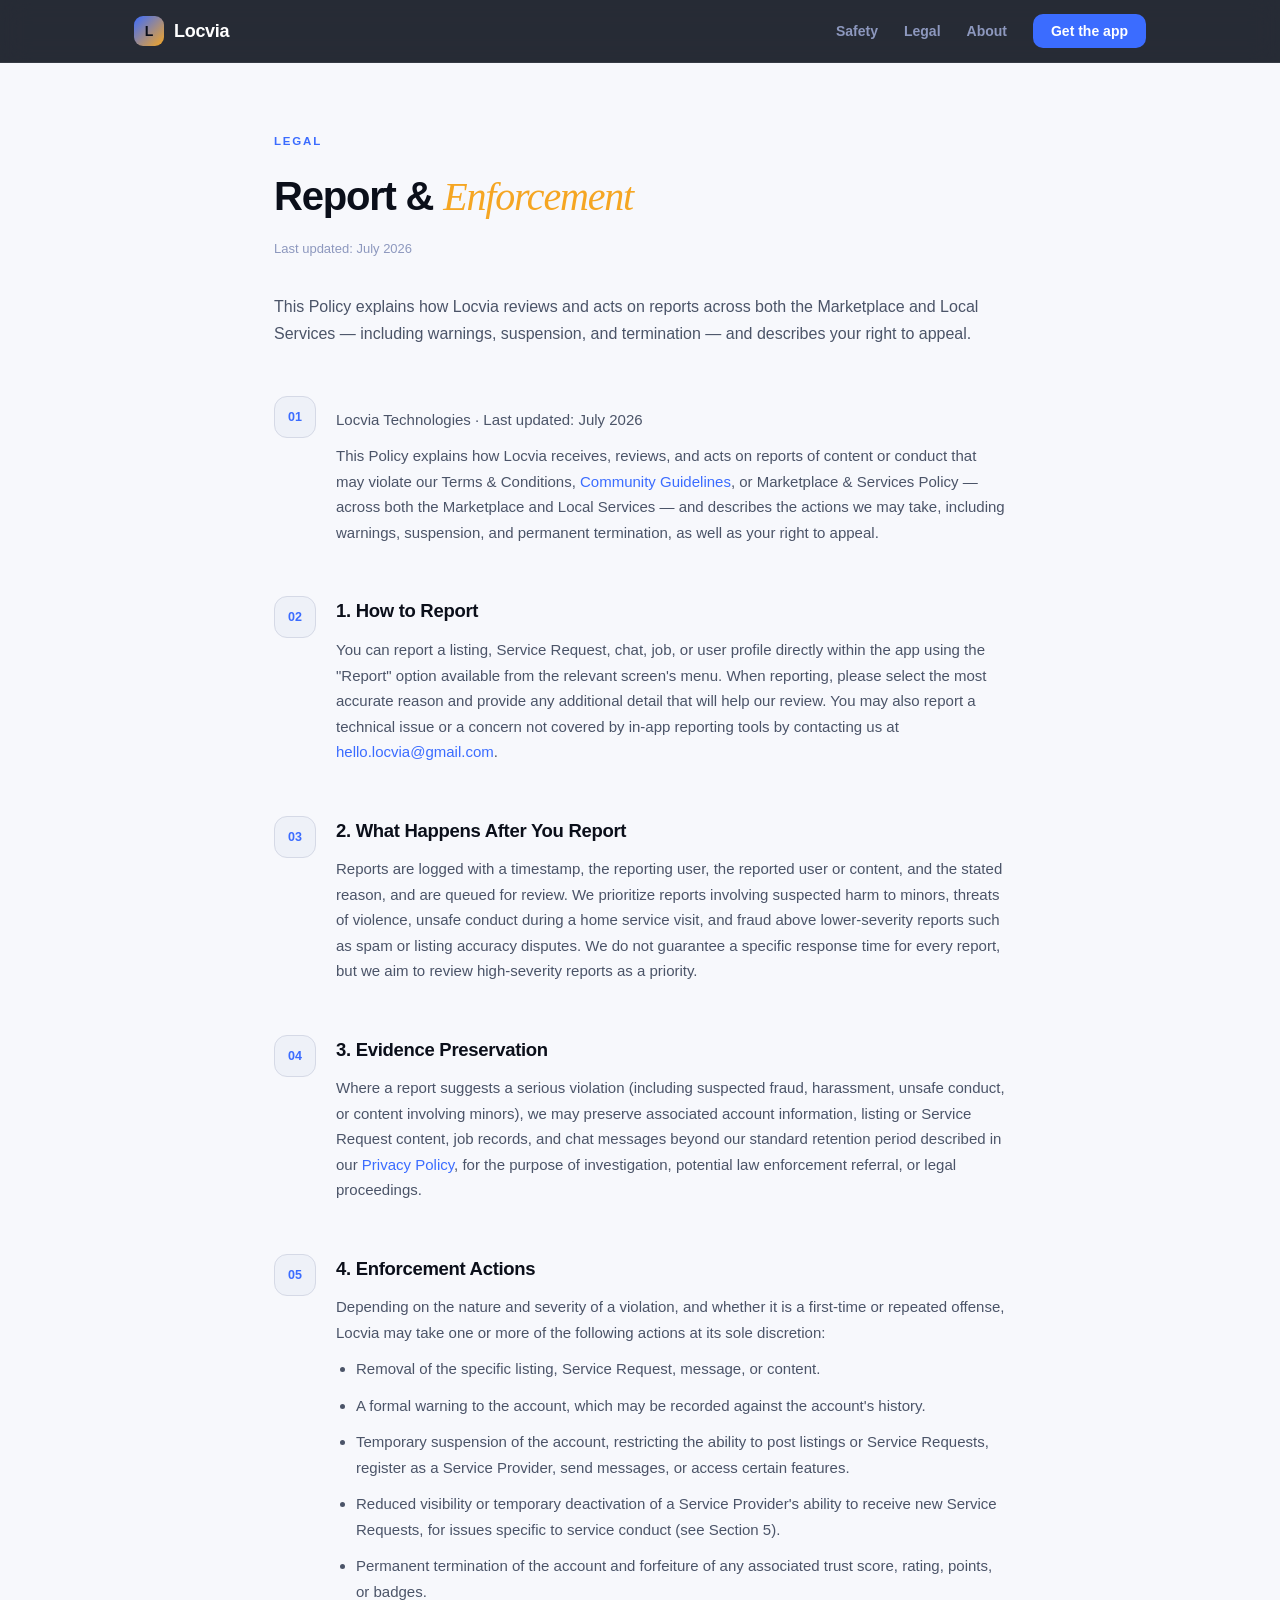
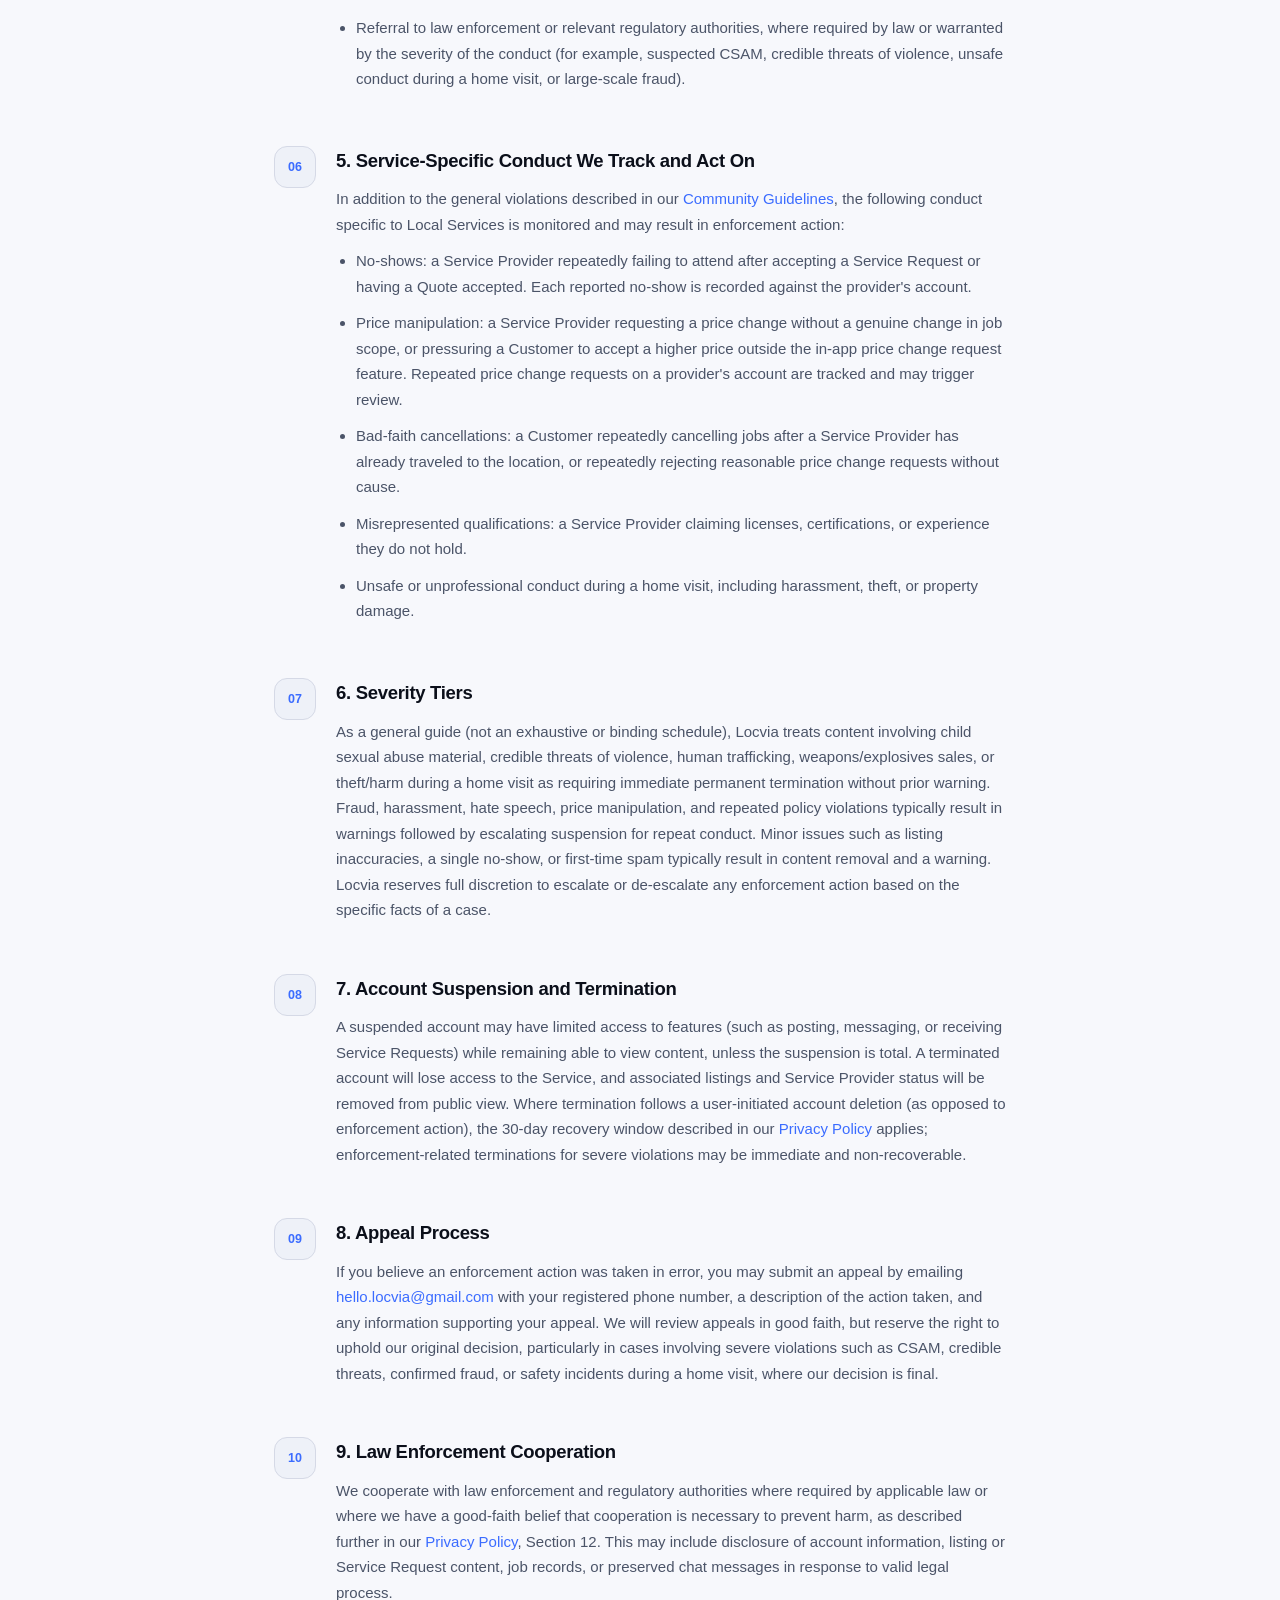
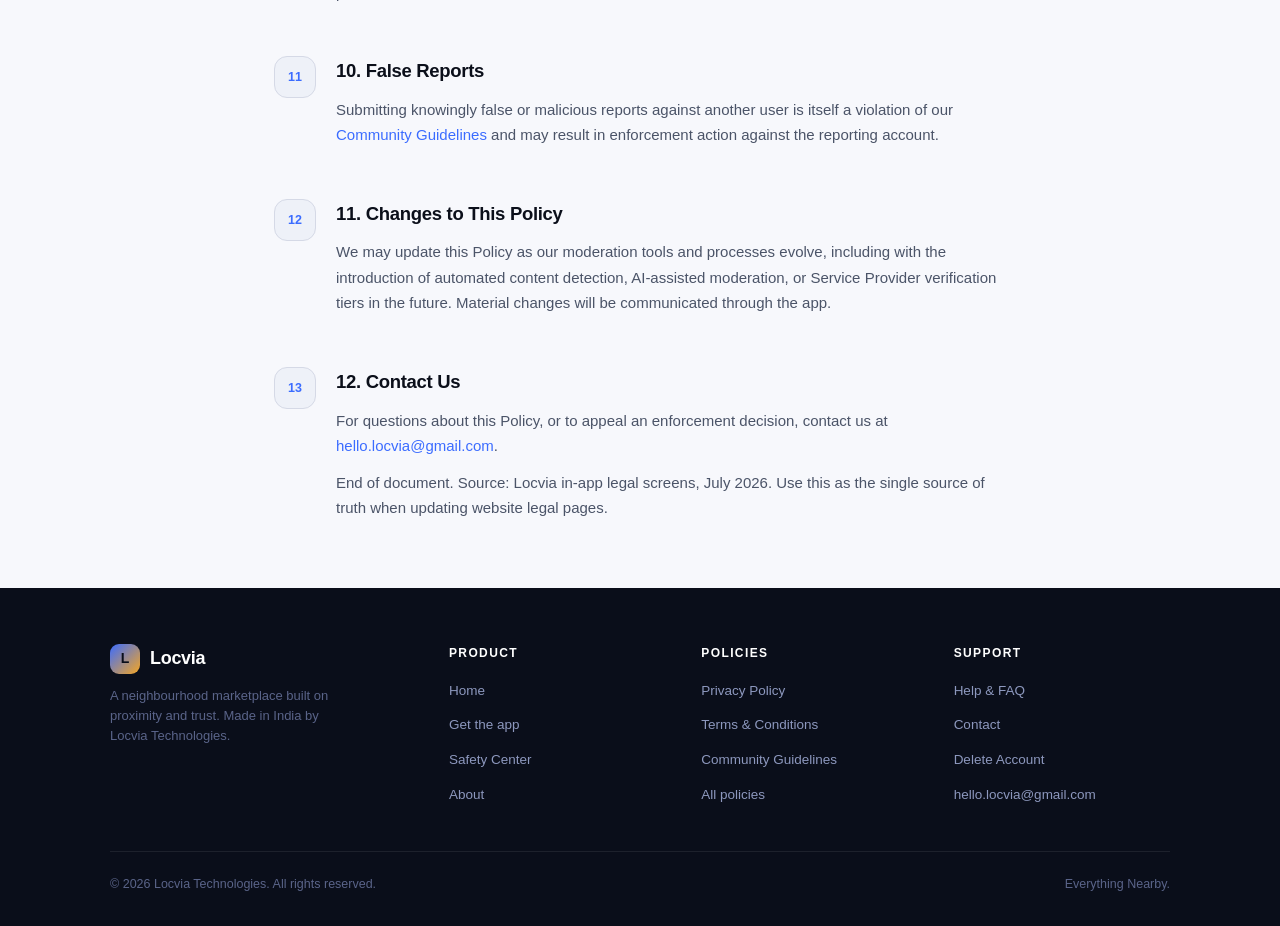
<file: enforcement.html>
<!DOCTYPE html>
<html lang="en-IN">
<head>
<meta charset="UTF-8">
<meta name="viewport" content="width=device-width, initial-scale=1.0">
<meta name="description" content="How Locvia reviews reports, what enforcement actions we take, and how to appeal.">
<meta http-equiv="Content-Security-Policy" content="default-src 'self'; style-src 'self' 'unsafe-inline' https://fonts.googleapis.com; font-src https://fonts.gstatic.com; img-src 'self' data:; base-uri 'self'; form-action 'none'; frame-ancestors 'none'">
<meta property="og:title" content="Report & Enforcement Policy — Locvia">
<meta property="og:description" content="How Locvia reviews reports, what enforcement actions we take, and how to appeal.">
<meta property="og:type" content="website">
<title>Report & Enforcement Policy — Locvia</title>
<link rel="preconnect" href="https://fonts.googleapis.com">
<link rel="preconnect" href="https://fonts.gstatic.com" crossorigin>
<link href="https://fonts.googleapis.com/css2?family=Plus+Jakarta+Sans:wght@400;500;600;700;800&family=Fraunces:ital,opsz,wght@1,9..144,500&display=swap" rel="stylesheet">
<link rel="stylesheet" href="style.css">
<link rel="icon" href="favicon.png" type="image/png">
<link rel="apple-touch-icon" href="favicon.png">

<meta name="referrer" content="strict-origin-when-cross-origin">
<link rel="canonical" href="https://locviahq.github.io/locvia-web/enforcement.html">
<meta property="og:image" content="https://locviahq.github.io/locvia-web/og-image.png">
<meta property="og:url" content="https://locviahq.github.io/locvia-web/enforcement.html">
<meta property="og:site_name" content="Locvia">
<meta name="twitter:card" content="summary_large_image">
<meta name="twitter:image" content="https://locviahq.github.io/locvia-web/og-image.png">
</head>
<body>
<nav class="navbar">
  <div class="nav-inner">
    <a href="index.html" class="nav-logo"><span class="nav-logo-mark" aria-hidden="true">L</span> Locvia</a>
    <ul class="nav-links">
      <li><a href="safety.html">Safety</a></li>
      <li class="hide-sm"><a href="legal.html">Legal</a></li>
      <li class="hide-sm"><a href="about.html">About</a></li>
      <li><a href="https://play.google.com/store/apps/details?id=com.locvia.app" class="nav-cta" rel="noopener">Get the app</a></li>
    </ul>
  </div>
</nav>
<div class="legal-wrap">
  <span class="eyebrow">Legal</span>
  <h1>Report &amp; <em>Enforcement</em></h1>
  <p class="legal-updated">Last updated: July 2026</p>
  <p class="legal-intro">This Policy explains how Locvia reviews and acts on reports across both the Marketplace and Local Services — including warnings, suspension, and termination — and describes your right to appeal.</p>

    <div class="legal-section">
    <div class="legal-num">01</div>
    <div class="legal-body">
      <h2></h2>
      <p>Locvia Technologies · Last updated: July 2026</p>
      <p>This Policy explains how Locvia receives, reviews, and acts on reports of content or conduct that may violate our Terms & Conditions, <a href="guidelines.html">Community Guidelines</a>, or Marketplace & Services Policy — across both the Marketplace and Local Services — and describes the actions we may take, including warnings, suspension, and permanent termination, as well as your right to appeal.</p>
    </div>
  </div>
  <div class="legal-section">
    <div class="legal-num">02</div>
    <div class="legal-body">
      <h2>1. How to Report</h2>
      <p>You can report a listing, Service Request, chat, job, or user profile directly within the app using the "Report" option available from the relevant screen's menu. When reporting, please select the most accurate reason and provide any additional detail that will help our review. You may also report a technical issue or a concern not covered by in-app reporting tools by contacting us at <a href="mailto:hello.locvia@gmail.com">hello.locvia@gmail.com</a>.</p>
    </div>
  </div>
  <div class="legal-section">
    <div class="legal-num">03</div>
    <div class="legal-body">
      <h2>2. What Happens After You Report</h2>
      <p>Reports are logged with a timestamp, the reporting user, the reported user or content, and the stated reason, and are queued for review. We prioritize reports involving suspected harm to minors, threats of violence, unsafe conduct during a home service visit, and fraud above lower-severity reports such as spam or listing accuracy disputes. We do not guarantee a specific response time for every report, but we aim to review high-severity reports as a priority.</p>
    </div>
  </div>
  <div class="legal-section">
    <div class="legal-num">04</div>
    <div class="legal-body">
      <h2>3. Evidence Preservation</h2>
      <p>Where a report suggests a serious violation (including suspected fraud, harassment, unsafe conduct, or content involving minors), we may preserve associated account information, listing or Service Request content, job records, and chat messages beyond our standard retention period described in our <a href="privacy.html">Privacy Policy</a>, for the purpose of investigation, potential law enforcement referral, or legal proceedings.</p>
    </div>
  </div>
  <div class="legal-section">
    <div class="legal-num">05</div>
    <div class="legal-body">
      <h2>4. Enforcement Actions</h2>
      <p>Depending on the nature and severity of a violation, and whether it is a first-time or repeated offense, Locvia may take one or more of the following actions at its sole discretion:</p>
      <ul>
        <li>Removal of the specific listing, Service Request, message, or content.</li>
        <li>A formal warning to the account, which may be recorded against the account's history.</li>
        <li>Temporary suspension of the account, restricting the ability to post listings or Service Requests, register as a Service Provider, send messages, or access certain features.</li>
        <li>Reduced visibility or temporary deactivation of a Service Provider's ability to receive new Service Requests, for issues specific to service conduct (see Section 5).</li>
        <li>Permanent termination of the account and forfeiture of any associated trust score, rating, points, or badges.</li>
        <li>Referral to law enforcement or relevant regulatory authorities, where required by law or warranted by the severity of the conduct (for example, suspected CSAM, credible threats of violence, unsafe conduct during a home visit, or large-scale fraud).</li>
      </ul>
    </div>
  </div>
  <div class="legal-section">
    <div class="legal-num">06</div>
    <div class="legal-body">
      <h2>5. Service-Specific Conduct We Track and Act On</h2>
      <p>In addition to the general violations described in our <a href="guidelines.html">Community Guidelines</a>, the following conduct specific to Local Services is monitored and may result in enforcement action:</p>
      <ul>
        <li>No-shows: a Service Provider repeatedly failing to attend after accepting a Service Request or having a Quote accepted. Each reported no-show is recorded against the provider's account.</li>
        <li>Price manipulation: a Service Provider requesting a price change without a genuine change in job scope, or pressuring a Customer to accept a higher price outside the in-app price change request feature. Repeated price change requests on a provider's account are tracked and may trigger review.</li>
        <li>Bad-faith cancellations: a Customer repeatedly cancelling jobs after a Service Provider has already traveled to the location, or repeatedly rejecting reasonable price change requests without cause.</li>
        <li>Misrepresented qualifications: a Service Provider claiming licenses, certifications, or experience they do not hold.</li>
        <li>Unsafe or unprofessional conduct during a home visit, including harassment, theft, or property damage.</li>
      </ul>
    </div>
  </div>
  <div class="legal-section">
    <div class="legal-num">07</div>
    <div class="legal-body">
      <h2>6. Severity Tiers</h2>
      <p>As a general guide (not an exhaustive or binding schedule), Locvia treats content involving child sexual abuse material, credible threats of violence, human trafficking, weapons/explosives sales, or theft/harm during a home visit as requiring immediate permanent termination without prior warning. Fraud, harassment, hate speech, price manipulation, and repeated policy violations typically result in warnings followed by escalating suspension for repeat conduct. Minor issues such as listing inaccuracies, a single no-show, or first-time spam typically result in content removal and a warning. Locvia reserves full discretion to escalate or de-escalate any enforcement action based on the specific facts of a case.</p>
    </div>
  </div>
  <div class="legal-section">
    <div class="legal-num">08</div>
    <div class="legal-body">
      <h2>7. Account Suspension and Termination</h2>
      <p>A suspended account may have limited access to features (such as posting, messaging, or receiving Service Requests) while remaining able to view content, unless the suspension is total. A terminated account will lose access to the Service, and associated listings and Service Provider status will be removed from public view. Where termination follows a user-initiated account deletion (as opposed to enforcement action), the 30-day recovery window described in our <a href="privacy.html">Privacy Policy</a> applies; enforcement-related terminations for severe violations may be immediate and non-recoverable.</p>
    </div>
  </div>
  <div class="legal-section">
    <div class="legal-num">09</div>
    <div class="legal-body">
      <h2>8. Appeal Process</h2>
      <p>If you believe an enforcement action was taken in error, you may submit an appeal by emailing <a href="mailto:hello.locvia@gmail.com">hello.locvia@gmail.com</a> with your registered phone number, a description of the action taken, and any information supporting your appeal. We will review appeals in good faith, but reserve the right to uphold our original decision, particularly in cases involving severe violations such as CSAM, credible threats, confirmed fraud, or safety incidents during a home visit, where our decision is final.</p>
    </div>
  </div>
  <div class="legal-section">
    <div class="legal-num">10</div>
    <div class="legal-body">
      <h2>9. Law Enforcement Cooperation</h2>
      <p>We cooperate with law enforcement and regulatory authorities where required by applicable law or where we have a good-faith belief that cooperation is necessary to prevent harm, as described further in our <a href="privacy.html">Privacy Policy</a>, Section 12. This may include disclosure of account information, listing or Service Request content, job records, or preserved chat messages in response to valid legal process.</p>
    </div>
  </div>
  <div class="legal-section">
    <div class="legal-num">11</div>
    <div class="legal-body">
      <h2>10. False Reports</h2>
      <p>Submitting knowingly false or malicious reports against another user is itself a violation of our <a href="guidelines.html">Community Guidelines</a> and may result in enforcement action against the reporting account.</p>
    </div>
  </div>
  <div class="legal-section">
    <div class="legal-num">12</div>
    <div class="legal-body">
      <h2>11. Changes to This Policy</h2>
      <p>We may update this Policy as our moderation tools and processes evolve, including with the introduction of automated content detection, AI-assisted moderation, or Service Provider verification tiers in the future. Material changes will be communicated through the app.</p>
    </div>
  </div>
  <div class="legal-section">
    <div class="legal-num">13</div>
    <div class="legal-body">
      <h2>12. Contact Us</h2>
      <p>For questions about this Policy, or to appeal an enforcement decision, contact us at <a href="mailto:hello.locvia@gmail.com">hello.locvia@gmail.com</a>.</p>
      <p>End of document. Source: Locvia in-app legal screens, July 2026. Use this as the single source of truth when updating website legal pages.</p>
    </div>
  </div>
</div>
<footer class="site-footer">
  <div class="footer-inner">
    <div class="footer-cols">
      <div class="footer-brand">
        <a href="index.html" class="nav-logo"><span class="nav-logo-mark" aria-hidden="true">L</span> Locvia</a>
        <p>A neighbourhood marketplace built on proximity and trust. Made in India by Locvia Technologies.</p>
      </div>
      <div class="footer-col">
        <h5>Product</h5>
        <ul>
          <li><a href="index.html">Home</a></li>
          <li><a href="https://play.google.com/store/apps/details?id=com.locvia.app" rel="noopener">Get the app</a></li>
          <li><a href="safety.html">Safety Center</a></li>
          <li><a href="about.html">About</a></li>
        </ul>
      </div>
      <div class="footer-col">
        <h5>Policies</h5>
        <ul>
          <li><a href="privacy.html">Privacy Policy</a></li>
          <li><a href="terms.html">Terms &amp; Conditions</a></li>
          <li><a href="guidelines.html">Community Guidelines</a></li>
          <li><a href="legal.html">All policies</a></li>
        </ul>
      </div>
      <div class="footer-col">
        <h5>Support</h5>
        <ul>
          <li><a href="help.html">Help &amp; FAQ</a></li>
          <li><a href="contact.html">Contact</a></li>
          <li><a href="delete-account.html">Delete Account</a></li>
          <li><a href="mailto:hello.locvia@gmail.com">hello.locvia@gmail.com</a></li>
        </ul>
      </div>
    </div>
    <div class="footer-bottom">
      <span>&copy; 2026 Locvia Technologies. All rights reserved.</span>
      <span>Everything Nearby.</span>
    </div>
  </div>
</footer>
</body>
</html>
</file>
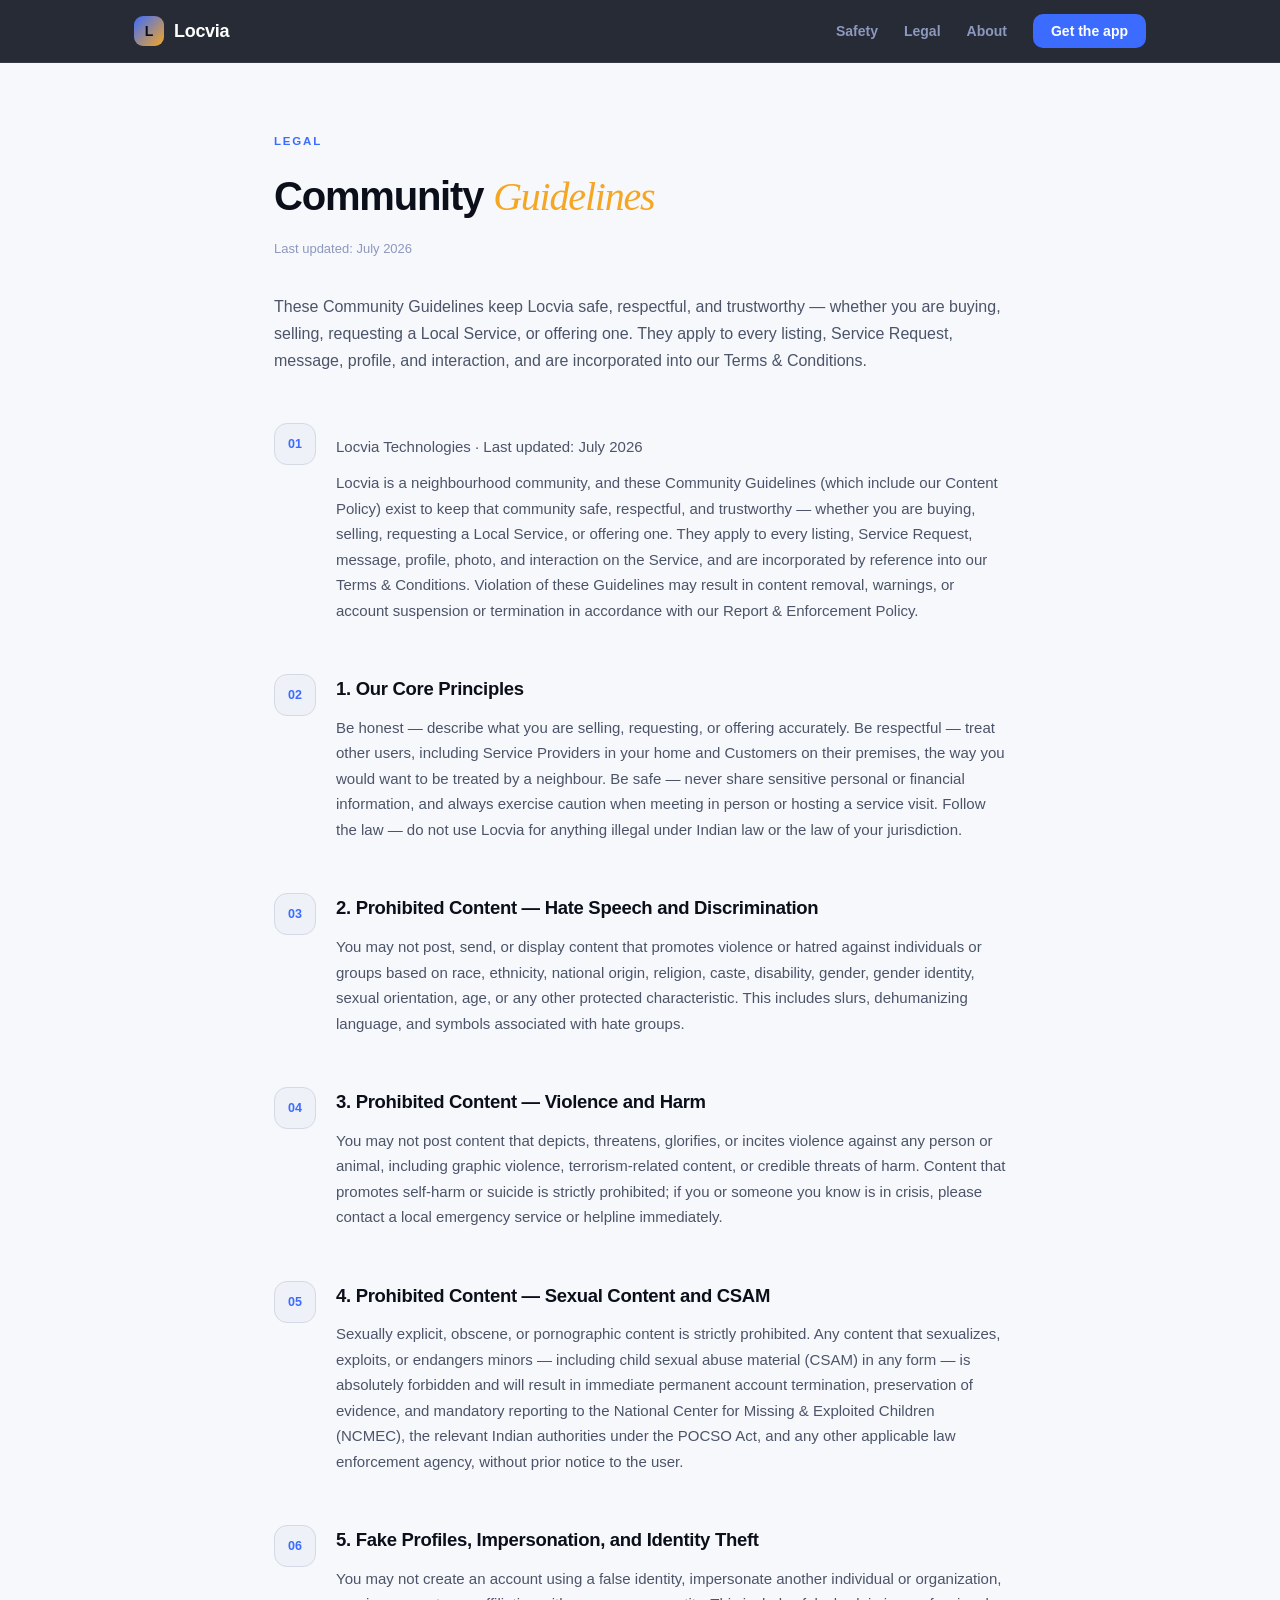
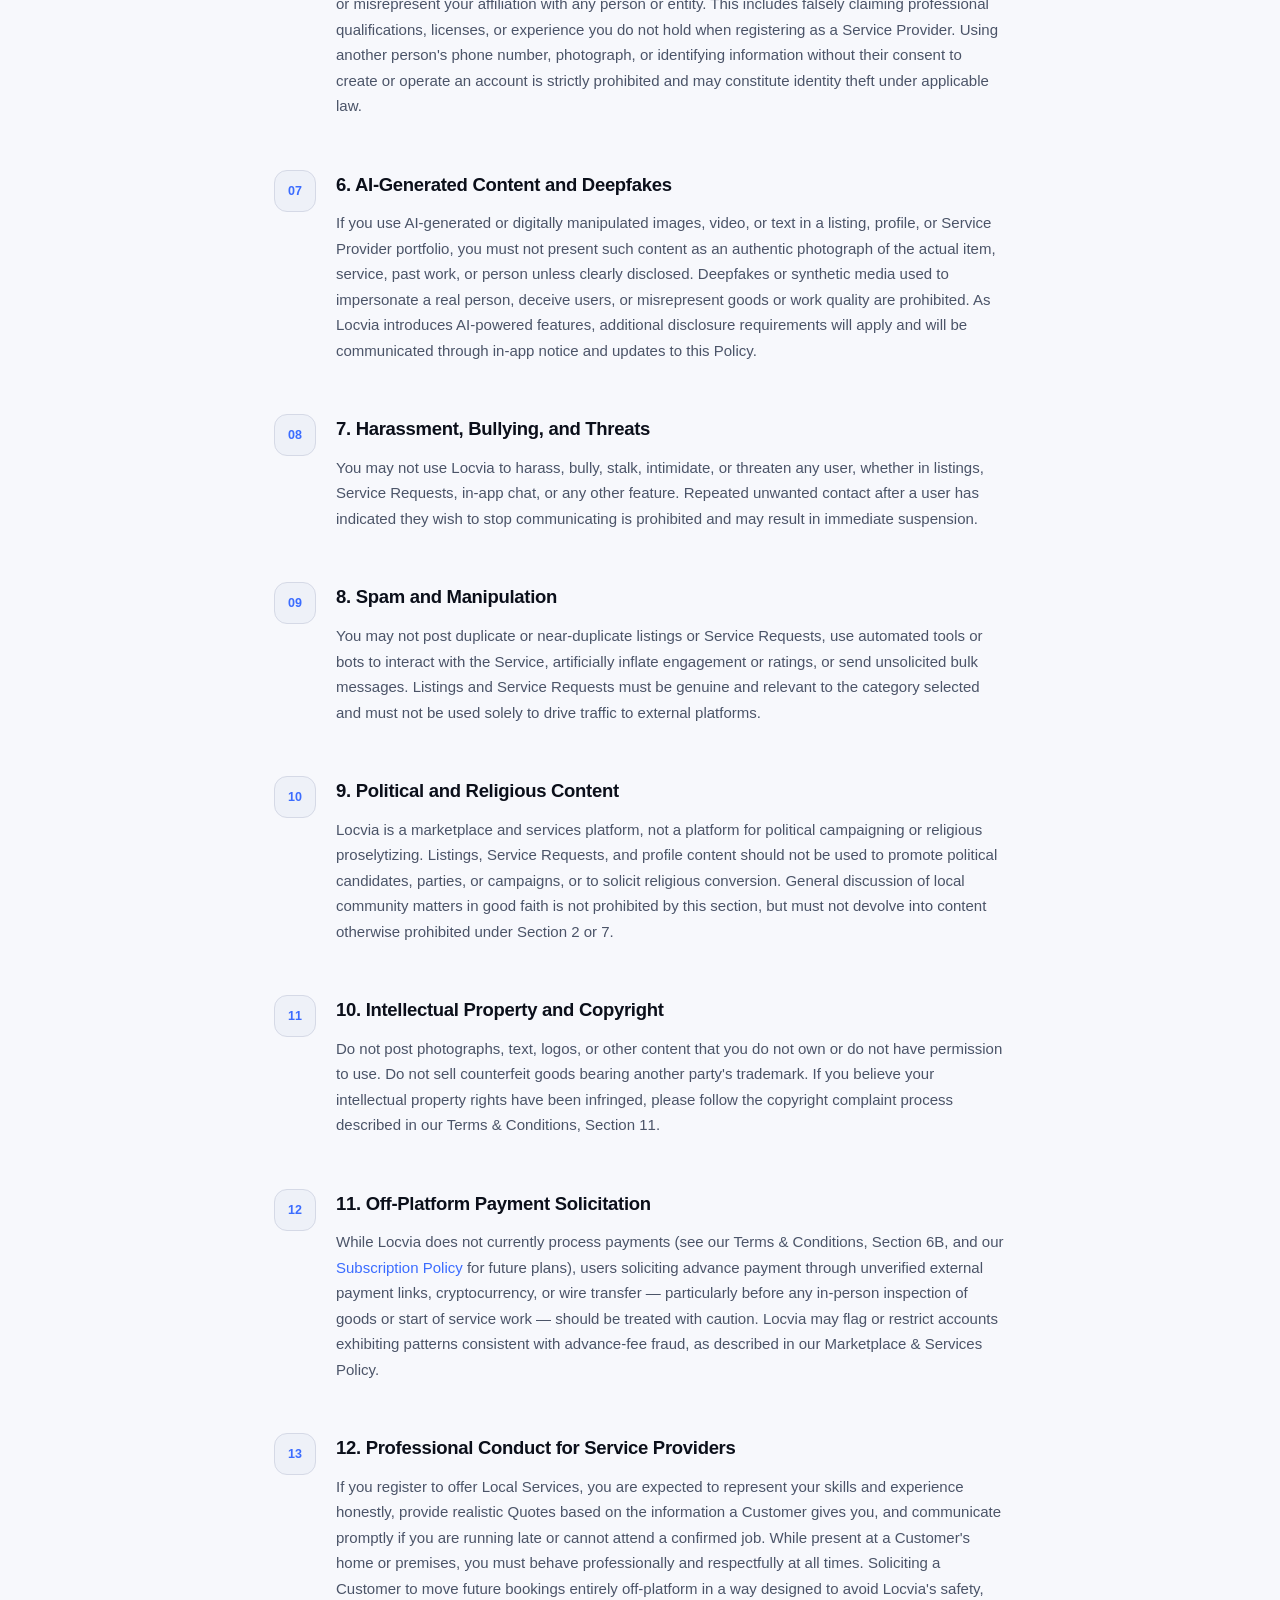
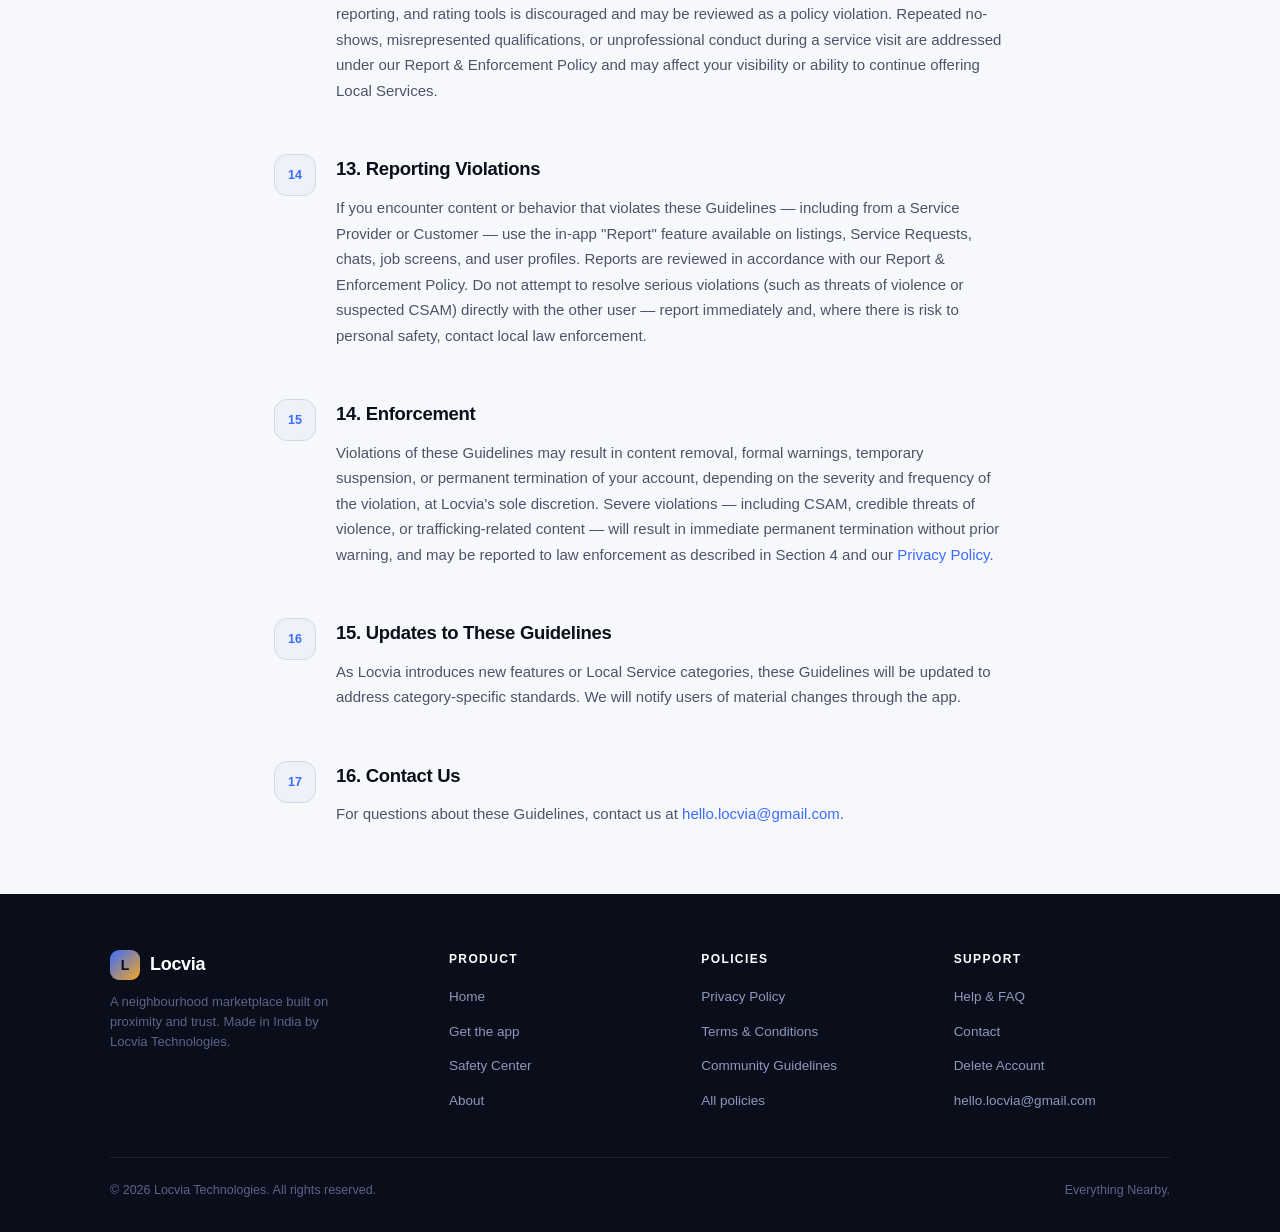
<file: guidelines.html>
<!DOCTYPE html>
<html lang="en-IN">
<head>
<meta charset="UTF-8">
<meta name="viewport" content="width=device-width, initial-scale=1.0">
<meta name="description" content="The standards that keep Locvia safe, respectful and trustworthy for every neighbourhood.">
<meta http-equiv="Content-Security-Policy" content="default-src 'self'; style-src 'self' 'unsafe-inline' https://fonts.googleapis.com; font-src https://fonts.gstatic.com; img-src 'self' data:; base-uri 'self'; form-action 'none'; frame-ancestors 'none'">
<meta property="og:title" content="Community Guidelines — Locvia">
<meta property="og:description" content="The standards that keep Locvia safe, respectful and trustworthy for every neighbourhood.">
<meta property="og:type" content="website">
<title>Community Guidelines — Locvia</title>
<link rel="preconnect" href="https://fonts.googleapis.com">
<link rel="preconnect" href="https://fonts.gstatic.com" crossorigin>
<link href="https://fonts.googleapis.com/css2?family=Plus+Jakarta+Sans:wght@400;500;600;700;800&family=Fraunces:ital,opsz,wght@1,9..144,500&display=swap" rel="stylesheet">
<link rel="stylesheet" href="style.css">
<link rel="icon" href="favicon.png" type="image/png">
<link rel="apple-touch-icon" href="favicon.png">

<meta name="referrer" content="strict-origin-when-cross-origin">
<link rel="canonical" href="https://locviahq.github.io/locvia-web/guidelines.html">
<meta property="og:image" content="https://locviahq.github.io/locvia-web/og-image.png">
<meta property="og:url" content="https://locviahq.github.io/locvia-web/guidelines.html">
<meta property="og:site_name" content="Locvia">
<meta name="twitter:card" content="summary_large_image">
<meta name="twitter:image" content="https://locviahq.github.io/locvia-web/og-image.png">
</head>
<body>
<nav class="navbar">
  <div class="nav-inner">
    <a href="index.html" class="nav-logo"><span class="nav-logo-mark" aria-hidden="true">L</span> Locvia</a>
    <ul class="nav-links">
      <li><a href="safety.html">Safety</a></li>
      <li class="hide-sm"><a href="legal.html">Legal</a></li>
      <li class="hide-sm"><a href="about.html">About</a></li>
      <li><a href="https://play.google.com/store/apps/details?id=com.locvia.app" class="nav-cta" rel="noopener">Get the app</a></li>
    </ul>
  </div>
</nav>
<div class="legal-wrap">
  <span class="eyebrow">Legal</span>
  <h1>Community <em>Guidelines</em></h1>
  <p class="legal-updated">Last updated: July 2026</p>
  <p class="legal-intro">These Community Guidelines keep Locvia safe, respectful, and trustworthy — whether you are buying, selling, requesting a Local Service, or offering one. They apply to every listing, Service Request, message, profile, and interaction, and are incorporated into our Terms &amp; Conditions.</p>

    <div class="legal-section">
    <div class="legal-num">01</div>
    <div class="legal-body">
      <h2></h2>
      <p>Locvia Technologies · Last updated: July 2026</p>
      <p>Locvia is a neighbourhood community, and these Community Guidelines (which include our Content Policy) exist to keep that community safe, respectful, and trustworthy — whether you are buying, selling, requesting a Local Service, or offering one. They apply to every listing, Service Request, message, profile, photo, and interaction on the Service, and are incorporated by reference into our Terms & Conditions. Violation of these Guidelines may result in content removal, warnings, or account suspension or termination in accordance with our Report & Enforcement Policy.</p>
    </div>
  </div>
  <div class="legal-section">
    <div class="legal-num">02</div>
    <div class="legal-body">
      <h2>1. Our Core Principles</h2>
      <p>Be honest — describe what you are selling, requesting, or offering accurately. Be respectful — treat other users, including Service Providers in your home and Customers on their premises, the way you would want to be treated by a neighbour. Be safe — never share sensitive personal or financial information, and always exercise caution when meeting in person or hosting a service visit. Follow the law — do not use Locvia for anything illegal under Indian law or the law of your jurisdiction.</p>
    </div>
  </div>
  <div class="legal-section">
    <div class="legal-num">03</div>
    <div class="legal-body">
      <h2>2. Prohibited Content — Hate Speech and Discrimination</h2>
      <p>You may not post, send, or display content that promotes violence or hatred against individuals or groups based on race, ethnicity, national origin, religion, caste, disability, gender, gender identity, sexual orientation, age, or any other protected characteristic. This includes slurs, dehumanizing language, and symbols associated with hate groups.</p>
    </div>
  </div>
  <div class="legal-section">
    <div class="legal-num">04</div>
    <div class="legal-body">
      <h2>3. Prohibited Content — Violence and Harm</h2>
      <p>You may not post content that depicts, threatens, glorifies, or incites violence against any person or animal, including graphic violence, terrorism-related content, or credible threats of harm. Content that promotes self-harm or suicide is strictly prohibited; if you or someone you know is in crisis, please contact a local emergency service or helpline immediately.</p>
    </div>
  </div>
  <div class="legal-section">
    <div class="legal-num">05</div>
    <div class="legal-body">
      <h2>4. Prohibited Content — Sexual Content and CSAM</h2>
      <p>Sexually explicit, obscene, or pornographic content is strictly prohibited. Any content that sexualizes, exploits, or endangers minors — including child sexual abuse material (CSAM) in any form — is absolutely forbidden and will result in immediate permanent account termination, preservation of evidence, and mandatory reporting to the National Center for Missing & Exploited Children (NCMEC), the relevant Indian authorities under the POCSO Act, and any other applicable law enforcement agency, without prior notice to the user.</p>
    </div>
  </div>
  <div class="legal-section">
    <div class="legal-num">06</div>
    <div class="legal-body">
      <h2>5. Fake Profiles, Impersonation, and Identity Theft</h2>
      <p>You may not create an account using a false identity, impersonate another individual or organization, or misrepresent your affiliation with any person or entity. This includes falsely claiming professional qualifications, licenses, or experience you do not hold when registering as a Service Provider. Using another person's phone number, photograph, or identifying information without their consent to create or operate an account is strictly prohibited and may constitute identity theft under applicable law.</p>
    </div>
  </div>
  <div class="legal-section">
    <div class="legal-num">07</div>
    <div class="legal-body">
      <h2>6. AI-Generated Content and Deepfakes</h2>
      <p>If you use AI-generated or digitally manipulated images, video, or text in a listing, profile, or Service Provider portfolio, you must not present such content as an authentic photograph of the actual item, service, past work, or person unless clearly disclosed. Deepfakes or synthetic media used to impersonate a real person, deceive users, or misrepresent goods or work quality are prohibited. As Locvia introduces AI-powered features, additional disclosure requirements will apply and will be communicated through in-app notice and updates to this Policy.</p>
    </div>
  </div>
  <div class="legal-section">
    <div class="legal-num">08</div>
    <div class="legal-body">
      <h2>7. Harassment, Bullying, and Threats</h2>
      <p>You may not use Locvia to harass, bully, stalk, intimidate, or threaten any user, whether in listings, Service Requests, in-app chat, or any other feature. Repeated unwanted contact after a user has indicated they wish to stop communicating is prohibited and may result in immediate suspension.</p>
    </div>
  </div>
  <div class="legal-section">
    <div class="legal-num">09</div>
    <div class="legal-body">
      <h2>8. Spam and Manipulation</h2>
      <p>You may not post duplicate or near-duplicate listings or Service Requests, use automated tools or bots to interact with the Service, artificially inflate engagement or ratings, or send unsolicited bulk messages. Listings and Service Requests must be genuine and relevant to the category selected and must not be used solely to drive traffic to external platforms.</p>
    </div>
  </div>
  <div class="legal-section">
    <div class="legal-num">10</div>
    <div class="legal-body">
      <h2>9. Political and Religious Content</h2>
      <p>Locvia is a marketplace and services platform, not a platform for political campaigning or religious proselytizing. Listings, Service Requests, and profile content should not be used to promote political candidates, parties, or campaigns, or to solicit religious conversion. General discussion of local community matters in good faith is not prohibited by this section, but must not devolve into content otherwise prohibited under Section 2 or 7.</p>
    </div>
  </div>
  <div class="legal-section">
    <div class="legal-num">11</div>
    <div class="legal-body">
      <h2>10. Intellectual Property and Copyright</h2>
      <p>Do not post photographs, text, logos, or other content that you do not own or do not have permission to use. Do not sell counterfeit goods bearing another party's trademark. If you believe your intellectual property rights have been infringed, please follow the copyright complaint process described in our Terms & Conditions, Section 11.</p>
    </div>
  </div>
  <div class="legal-section">
    <div class="legal-num">12</div>
    <div class="legal-body">
      <h2>11. Off-Platform Payment Solicitation</h2>
      <p>While Locvia does not currently process payments (see our Terms & Conditions, Section 6B, and our <a href="subscription.html">Subscription Policy</a> for future plans), users soliciting advance payment through unverified external payment links, cryptocurrency, or wire transfer — particularly before any in-person inspection of goods or start of service work — should be treated with caution. Locvia may flag or restrict accounts exhibiting patterns consistent with advance-fee fraud, as described in our Marketplace & Services Policy.</p>
    </div>
  </div>
  <div class="legal-section">
    <div class="legal-num">13</div>
    <div class="legal-body">
      <h2>12. Professional Conduct for Service Providers</h2>
      <p>If you register to offer Local Services, you are expected to represent your skills and experience honestly, provide realistic Quotes based on the information a Customer gives you, and communicate promptly if you are running late or cannot attend a confirmed job. While present at a Customer's home or premises, you must behave professionally and respectfully at all times. Soliciting a Customer to move future bookings entirely off-platform in a way designed to avoid Locvia's safety, reporting, and rating tools is discouraged and may be reviewed as a policy violation. Repeated no-shows, misrepresented qualifications, or unprofessional conduct during a service visit are addressed under our Report & Enforcement Policy and may affect your visibility or ability to continue offering Local Services.</p>
    </div>
  </div>
  <div class="legal-section">
    <div class="legal-num">14</div>
    <div class="legal-body">
      <h2>13. Reporting Violations</h2>
      <p>If you encounter content or behavior that violates these Guidelines — including from a Service Provider or Customer — use the in-app "Report" feature available on listings, Service Requests, chats, job screens, and user profiles. Reports are reviewed in accordance with our Report & Enforcement Policy. Do not attempt to resolve serious violations (such as threats of violence or suspected CSAM) directly with the other user — report immediately and, where there is risk to personal safety, contact local law enforcement.</p>
    </div>
  </div>
  <div class="legal-section">
    <div class="legal-num">15</div>
    <div class="legal-body">
      <h2>14. Enforcement</h2>
      <p>Violations of these Guidelines may result in content removal, formal warnings, temporary suspension, or permanent termination of your account, depending on the severity and frequency of the violation, at Locvia's sole discretion. Severe violations — including CSAM, credible threats of violence, or trafficking-related content — will result in immediate permanent termination without prior warning, and may be reported to law enforcement as described in Section 4 and our <a href="privacy.html">Privacy Policy</a>.</p>
    </div>
  </div>
  <div class="legal-section">
    <div class="legal-num">16</div>
    <div class="legal-body">
      <h2>15. Updates to These Guidelines</h2>
      <p>As Locvia introduces new features or Local Service categories, these Guidelines will be updated to address category-specific standards. We will notify users of material changes through the app.</p>
    </div>
  </div>
  <div class="legal-section">
    <div class="legal-num">17</div>
    <div class="legal-body">
      <h2>16. Contact Us</h2>
      <p>For questions about these Guidelines, contact us at <a href="mailto:hello.locvia@gmail.com">hello.locvia@gmail.com</a>.</p>
    </div>
  </div>
</div>
<footer class="site-footer">
  <div class="footer-inner">
    <div class="footer-cols">
      <div class="footer-brand">
        <a href="index.html" class="nav-logo"><span class="nav-logo-mark" aria-hidden="true">L</span> Locvia</a>
        <p>A neighbourhood marketplace built on proximity and trust. Made in India by Locvia Technologies.</p>
      </div>
      <div class="footer-col">
        <h5>Product</h5>
        <ul>
          <li><a href="index.html">Home</a></li>
          <li><a href="https://play.google.com/store/apps/details?id=com.locvia.app" rel="noopener">Get the app</a></li>
          <li><a href="safety.html">Safety Center</a></li>
          <li><a href="about.html">About</a></li>
        </ul>
      </div>
      <div class="footer-col">
        <h5>Policies</h5>
        <ul>
          <li><a href="privacy.html">Privacy Policy</a></li>
          <li><a href="terms.html">Terms &amp; Conditions</a></li>
          <li><a href="guidelines.html">Community Guidelines</a></li>
          <li><a href="legal.html">All policies</a></li>
        </ul>
      </div>
      <div class="footer-col">
        <h5>Support</h5>
        <ul>
          <li><a href="help.html">Help &amp; FAQ</a></li>
          <li><a href="contact.html">Contact</a></li>
          <li><a href="delete-account.html">Delete Account</a></li>
          <li><a href="mailto:hello.locvia@gmail.com">hello.locvia@gmail.com</a></li>
        </ul>
      </div>
    </div>
    <div class="footer-bottom">
      <span>&copy; 2026 Locvia Technologies. All rights reserved.</span>
      <span>Everything Nearby.</span>
    </div>
  </div>
</footer>
</body>
</html>
</file>
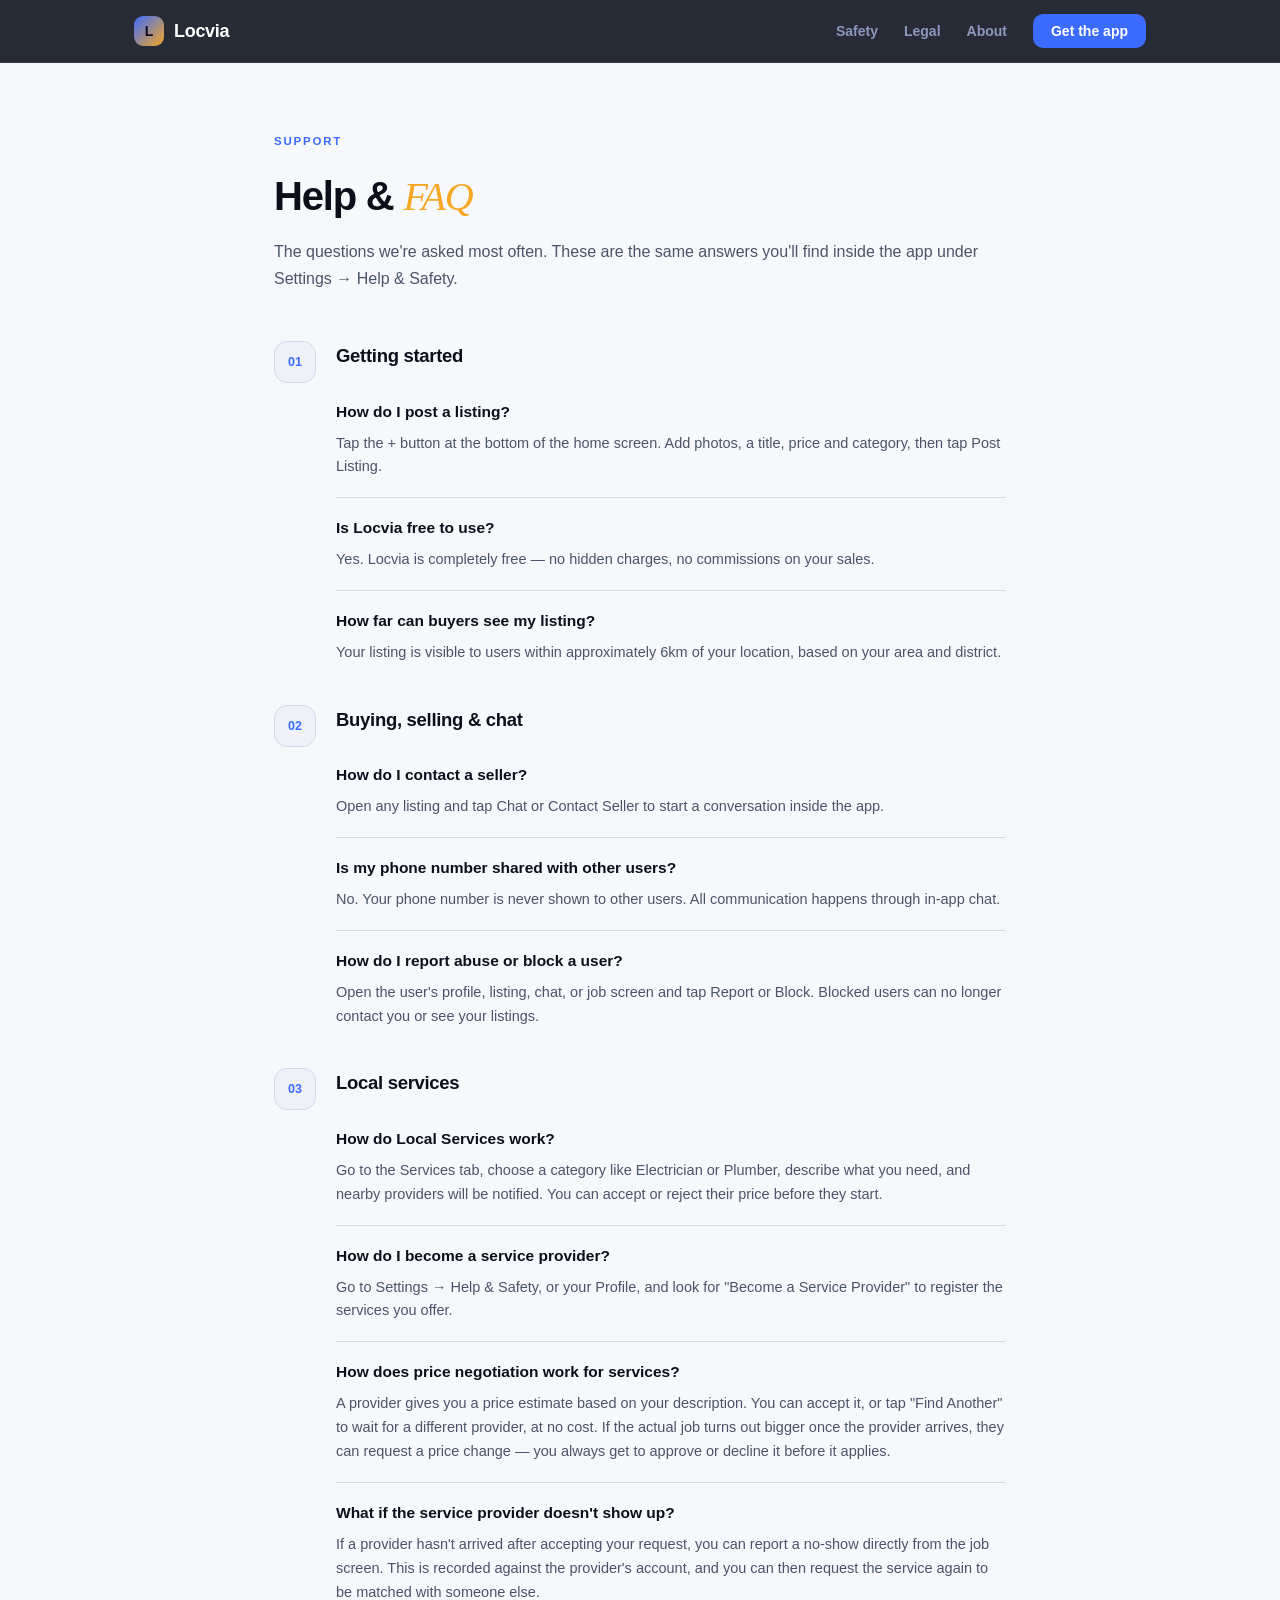
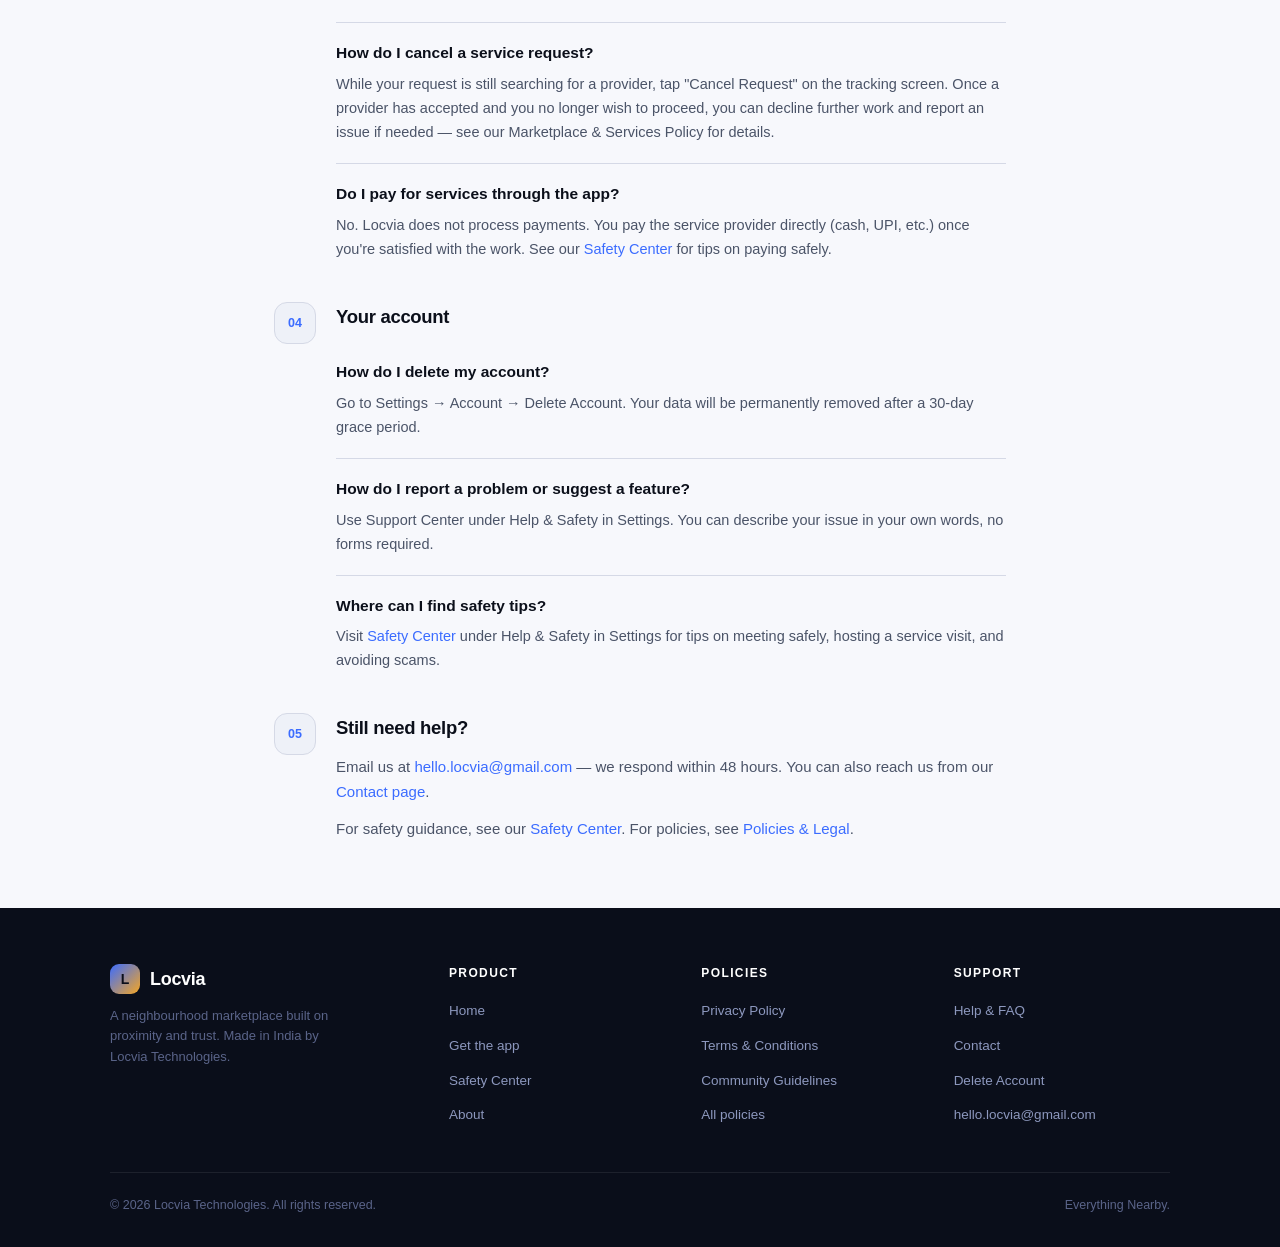
<file: help.html>
<!DOCTYPE html>
<html lang="en-IN">
<head>
<meta charset="UTF-8">
<meta name="viewport" content="width=device-width, initial-scale=1.0">
<meta name="description" content="Answers to common questions about Locvia — posting listings, chat, local services, account deletion and more.">
<meta http-equiv="Content-Security-Policy" content="default-src 'self'; style-src 'self' 'unsafe-inline' https://fonts.googleapis.com; font-src https://fonts.gstatic.com; img-src 'self' data:; base-uri 'self'; form-action 'none'; frame-ancestors 'none'">
<meta property="og:title" content="Help &amp; FAQ — Locvia">
<meta property="og:description" content="Answers to common questions about Locvia — posting listings, chat, local services, account deletion and more.">
<meta property="og:type" content="website">
<title>Help &amp; FAQ — Locvia</title>
<link rel="preconnect" href="https://fonts.googleapis.com">
<link rel="preconnect" href="https://fonts.gstatic.com" crossorigin>
<link href="https://fonts.googleapis.com/css2?family=Plus+Jakarta+Sans:wght@400;500;600;700;800&family=Fraunces:ital,opsz,wght@1,9..144,500&display=swap" rel="stylesheet">
<link rel="stylesheet" href="style.css">
<link rel="icon" href="favicon.png" type="image/png">
<link rel="apple-touch-icon" href="favicon.png">

<style>
  .faq { padding: 18px 0; border-bottom: 1px solid var(--ink-300); }
  .faq:last-child { border-bottom: none; padding-bottom: 0; }
  .faq h3 { font-size: 15.5px; font-weight: 700; margin: 0 0 7px; color: var(--ink-900); }
  .faq p { margin: 0; color: var(--ink-600); font-size: 14.5px; line-height: 1.65; }
</style>
<meta name="referrer" content="strict-origin-when-cross-origin">
<link rel="canonical" href="https://locviahq.github.io/locvia-web/help.html">
<meta property="og:image" content="https://locviahq.github.io/locvia-web/og-image.png">
<meta property="og:url" content="https://locviahq.github.io/locvia-web/help.html">
<meta property="og:site_name" content="Locvia">
<meta name="twitter:card" content="summary_large_image">
<meta name="twitter:image" content="https://locviahq.github.io/locvia-web/og-image.png">
</head>
<body>
<nav class="navbar">
  <div class="nav-inner">
    <a href="index.html" class="nav-logo"><span class="nav-logo-mark" aria-hidden="true">L</span> Locvia</a>
    <ul class="nav-links">
      <li><a href="safety.html">Safety</a></li>
      <li class="hide-sm"><a href="legal.html">Legal</a></li>
      <li class="hide-sm"><a href="about.html">About</a></li>
      <li><a href="https://play.google.com/store/apps/details?id=com.locvia.app" class="nav-cta" rel="noopener">Get the app</a></li>
    </ul>
  </div>
</nav>
<div class="legal-wrap">
  <span class="eyebrow">Support</span>
  <h1>Help &amp; <em>FAQ</em></h1>
  <p class="legal-intro" style="margin-bottom:20px;">The questions we're asked most often. These are the same answers you'll find inside the app under Settings &rarr; Help &amp; Safety.</p>

    <div class="legal-section">
    <div class="legal-num">01</div>
    <div class="legal-body">
      <h2>Getting started</h2>
      <div class="faq">
        <h3>How do I post a listing?</h3>
        <p>Tap the + button at the bottom of the home screen. Add photos, a title, price and category, then tap Post Listing.</p>
      </div>
      <div class="faq">
        <h3>Is Locvia free to use?</h3>
        <p>Yes. Locvia is completely free — no hidden charges, no commissions on your sales.</p>
      </div>
      <div class="faq">
        <h3>How far can buyers see my listing?</h3>
        <p>Your listing is visible to users within approximately 6km of your location, based on your area and district.</p>
      </div>
    </div>
  </div>
  <div class="legal-section">
    <div class="legal-num">02</div>
    <div class="legal-body">
      <h2>Buying, selling &amp; chat</h2>
      <div class="faq">
        <h3>How do I contact a seller?</h3>
        <p>Open any listing and tap Chat or Contact Seller to start a conversation inside the app.</p>
      </div>
      <div class="faq">
        <h3>Is my phone number shared with other users?</h3>
        <p>No. Your phone number is never shown to other users. All communication happens through in-app chat.</p>
      </div>
      <div class="faq">
        <h3>How do I report abuse or block a user?</h3>
        <p>Open the user's profile, listing, chat, or job screen and tap Report or Block. Blocked users can no longer contact you or see your listings.</p>
      </div>
    </div>
  </div>
  <div class="legal-section">
    <div class="legal-num">03</div>
    <div class="legal-body">
      <h2>Local services</h2>
      <div class="faq">
        <h3>How do Local Services work?</h3>
        <p>Go to the Services tab, choose a category like Electrician or Plumber, describe what you need, and nearby providers will be notified. You can accept or reject their price before they start.</p>
      </div>
      <div class="faq">
        <h3>How do I become a service provider?</h3>
        <p>Go to Settings → Help & Safety, or your Profile, and look for "Become a Service Provider" to register the services you offer.</p>
      </div>
      <div class="faq">
        <h3>How does price negotiation work for services?</h3>
        <p>A provider gives you a price estimate based on your description. You can accept it, or tap "Find Another" to wait for a different provider, at no cost. If the actual job turns out bigger once the provider arrives, they can request a price change — you always get to approve or decline it before it applies.</p>
      </div>
      <div class="faq">
        <h3>What if the service provider doesn't show up?</h3>
        <p>If a provider hasn't arrived after accepting your request, you can report a no-show directly from the job screen. This is recorded against the provider's account, and you can then request the service again to be matched with someone else.</p>
      </div>
      <div class="faq">
        <h3>How do I cancel a service request?</h3>
        <p>While your request is still searching for a provider, tap "Cancel Request" on the tracking screen. Once a provider has accepted and you no longer wish to proceed, you can decline further work and report an issue if needed — see our Marketplace & Services Policy for details.</p>
      </div>
      <div class="faq">
        <h3>Do I pay for services through the app?</h3>
        <p>No. Locvia does not process payments. You pay the service provider directly (cash, UPI, etc.) once you're satisfied with the work. See our <a href="safety.html">Safety Center</a> for tips on paying safely.</p>
      </div>
    </div>
  </div>
  <div class="legal-section">
    <div class="legal-num">04</div>
    <div class="legal-body">
      <h2>Your account</h2>
      <div class="faq">
        <h3>How do I delete my account?</h3>
        <p>Go to Settings → Account → Delete Account. Your data will be permanently removed after a 30-day grace period.</p>
      </div>
      <div class="faq">
        <h3>How do I report a problem or suggest a feature?</h3>
        <p>Use Support Center under Help & Safety in Settings. You can describe your issue in your own words, no forms required.</p>
      </div>
      <div class="faq">
        <h3>Where can I find safety tips?</h3>
        <p>Visit <a href="safety.html">Safety Center</a> under Help & Safety in Settings for tips on meeting safely, hosting a service visit, and avoiding scams.</p>
      </div>
    </div>
  </div>
  <div class="legal-section">
    <div class="legal-num">05</div>
    <div class="legal-body">
      <h2>Still need help?</h2>
      <p>Email us at <a href="mailto:hello.locvia@gmail.com">hello.locvia@gmail.com</a> — we respond within 48 hours. You can also reach us from our <a href="contact.html">Contact page</a>.</p>
      <p>For safety guidance, see our <a href="safety.html">Safety Center</a>. For policies, see <a href="legal.html">Policies &amp; Legal</a>.</p>
    </div>
  </div>
</div>
<footer class="site-footer">
  <div class="footer-inner">
    <div class="footer-cols">
      <div class="footer-brand">
        <a href="index.html" class="nav-logo"><span class="nav-logo-mark" aria-hidden="true">L</span> Locvia</a>
        <p>A neighbourhood marketplace built on proximity and trust. Made in India by Locvia Technologies.</p>
      </div>
      <div class="footer-col">
        <h5>Product</h5>
        <ul>
          <li><a href="index.html">Home</a></li>
          <li><a href="https://play.google.com/store/apps/details?id=com.locvia.app" rel="noopener">Get the app</a></li>
          <li><a href="safety.html">Safety Center</a></li>
          <li><a href="about.html">About</a></li>
        </ul>
      </div>
      <div class="footer-col">
        <h5>Policies</h5>
        <ul>
          <li><a href="privacy.html">Privacy Policy</a></li>
          <li><a href="terms.html">Terms &amp; Conditions</a></li>
          <li><a href="guidelines.html">Community Guidelines</a></li>
          <li><a href="legal.html">All policies</a></li>
        </ul>
      </div>
      <div class="footer-col">
        <h5>Support</h5>
        <ul>
          <li><a href="help.html">Help &amp; FAQ</a></li>
          <li><a href="contact.html">Contact</a></li>
          <li><a href="delete-account.html">Delete Account</a></li>
          <li><a href="mailto:hello.locvia@gmail.com">hello.locvia@gmail.com</a></li>
        </ul>
      </div>
    </div>
    <div class="footer-bottom">
      <span>&copy; 2026 Locvia Technologies. All rights reserved.</span>
      <span>Everything Nearby.</span>
    </div>
  </div>
</footer>
</body>
</html>
</file>
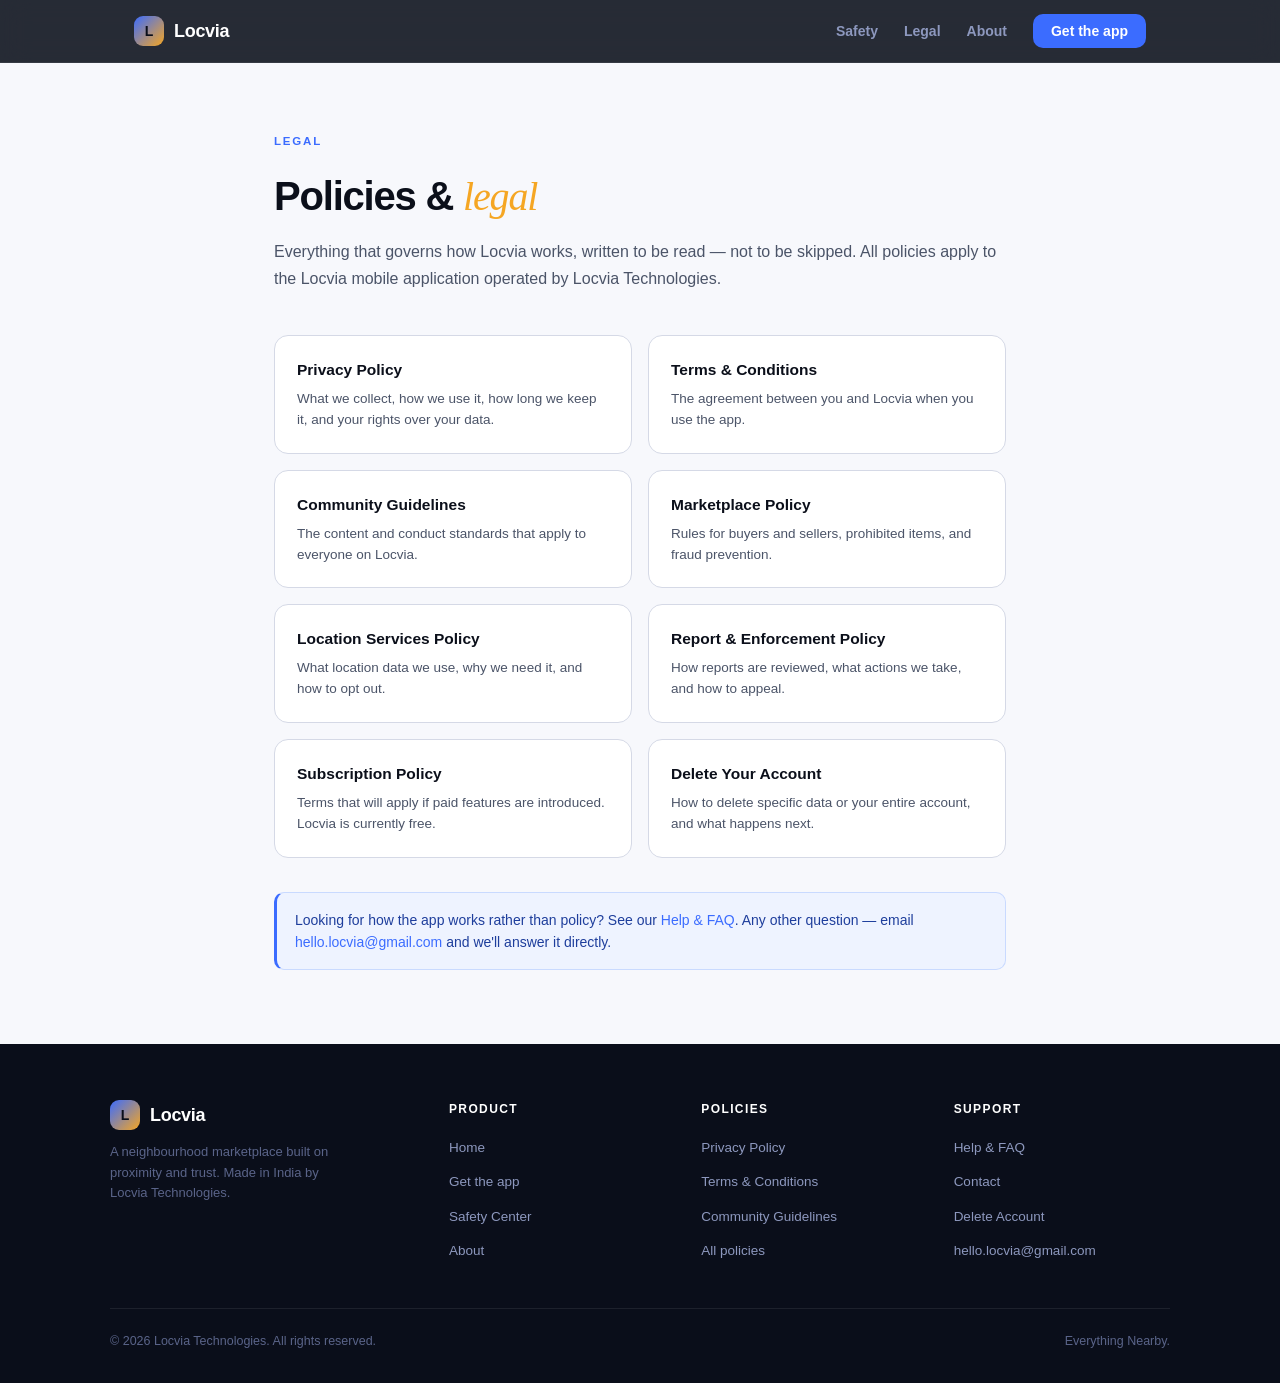
<file: legal.html>
<!DOCTYPE html>
<html lang="en-IN">
<head>
<meta charset="UTF-8">
<meta name="viewport" content="width=device-width, initial-scale=1.0">
<meta name="description" content="All Locvia policies in one place: privacy, terms, community guidelines, marketplace rules, enforcement and more.">
<meta http-equiv="Content-Security-Policy" content="default-src 'self'; style-src 'self' 'unsafe-inline' https://fonts.googleapis.com; font-src https://fonts.gstatic.com; img-src 'self' data:; base-uri 'self'; form-action 'none'; frame-ancestors 'none'">
<meta property="og:title" content="Policies & Legal — Locvia">
<meta property="og:description" content="All Locvia policies in one place: privacy, terms, community guidelines, marketplace rules, enforcement and more.">
<meta property="og:type" content="website">
<title>Policies & Legal — Locvia</title>
<link rel="preconnect" href="https://fonts.googleapis.com">
<link rel="preconnect" href="https://fonts.gstatic.com" crossorigin>
<link href="https://fonts.googleapis.com/css2?family=Plus+Jakarta+Sans:wght@400;500;600;700;800&family=Fraunces:ital,opsz,wght@1,9..144,500&display=swap" rel="stylesheet">
<link rel="stylesheet" href="style.css">
<link rel="icon" href="favicon.png" type="image/png">
<link rel="apple-touch-icon" href="favicon.png">

<meta name="referrer" content="strict-origin-when-cross-origin">
<link rel="canonical" href="https://locviahq.github.io/locvia-web/legal.html">
<meta property="og:image" content="https://locviahq.github.io/locvia-web/og-image.png">
<meta property="og:url" content="https://locviahq.github.io/locvia-web/legal.html">
<meta property="og:site_name" content="Locvia">
<meta name="twitter:card" content="summary_large_image">
<meta name="twitter:image" content="https://locviahq.github.io/locvia-web/og-image.png">
</head>
<body>
<nav class="navbar">
  <div class="nav-inner">
    <a href="index.html" class="nav-logo"><span class="nav-logo-mark" aria-hidden="true">L</span> Locvia</a>
    <ul class="nav-links">
      <li><a href="safety.html">Safety</a></li>
      <li class="hide-sm"><a href="legal.html">Legal</a></li>
      <li class="hide-sm"><a href="about.html">About</a></li>
      <li><a href="https://play.google.com/store/apps/details?id=com.locvia.app" class="nav-cta" rel="noopener">Get the app</a></li>
    </ul>
  </div>
</nav>
<div class="legal-wrap">
  <span class="eyebrow">Legal</span>
  <h1>Policies &amp; <em>legal</em></h1>
  <p class="legal-intro" style="margin-bottom:34px;">Everything that governs how Locvia works, written to be read — not to be skipped. All policies apply to the Locvia mobile application operated by Locvia Technologies.</p>

  <div class="policy-grid">
    <a class="policy-card" href="privacy.html"><h4>Privacy Policy</h4><p>What we collect, how we use it, how long we keep it, and your rights over your data.</p></a>
    <a class="policy-card" href="terms.html"><h4>Terms &amp; Conditions</h4><p>The agreement between you and Locvia when you use the app.</p></a>
    <a class="policy-card" href="guidelines.html"><h4>Community Guidelines</h4><p>The content and conduct standards that apply to everyone on Locvia.</p></a>
    <a class="policy-card" href="marketplace.html"><h4>Marketplace Policy</h4><p>Rules for buyers and sellers, prohibited items, and fraud prevention.</p></a>
    <a class="policy-card" href="location.html"><h4>Location Services Policy</h4><p>What location data we use, why we need it, and how to opt out.</p></a>
    <a class="policy-card" href="enforcement.html"><h4>Report &amp; Enforcement Policy</h4><p>How reports are reviewed, what actions we take, and how to appeal.</p></a>
    <a class="policy-card" href="subscription.html"><h4>Subscription Policy</h4><p>Terms that will apply if paid features are introduced. Locvia is currently free.</p></a>
    <a class="policy-card" href="delete-account.html"><h4>Delete Your Account</h4><p>How to delete specific data or your entire account, and what happens next.</p></a>
  </div>

  <div class="callout callout-blue" style="margin-top:34px;">
    <p>Looking for how the app works rather than policy? See our <a href="help.html">Help &amp; FAQ</a>. Any other question — email <a href="mailto:hello.locvia@gmail.com">hello.locvia@gmail.com</a> and we'll answer it directly.</p>
  </div>
</div>
<footer class="site-footer">
  <div class="footer-inner">
    <div class="footer-cols">
      <div class="footer-brand">
        <a href="index.html" class="nav-logo"><span class="nav-logo-mark" aria-hidden="true">L</span> Locvia</a>
        <p>A neighbourhood marketplace built on proximity and trust. Made in India by Locvia Technologies.</p>
      </div>
      <div class="footer-col">
        <h5>Product</h5>
        <ul>
          <li><a href="index.html">Home</a></li>
          <li><a href="https://play.google.com/store/apps/details?id=com.locvia.app" rel="noopener">Get the app</a></li>
          <li><a href="safety.html">Safety Center</a></li>
          <li><a href="about.html">About</a></li>
        </ul>
      </div>
      <div class="footer-col">
        <h5>Policies</h5>
        <ul>
          <li><a href="privacy.html">Privacy Policy</a></li>
          <li><a href="terms.html">Terms &amp; Conditions</a></li>
          <li><a href="guidelines.html">Community Guidelines</a></li>
          <li><a href="legal.html">All policies</a></li>
        </ul>
      </div>
      <div class="footer-col">
        <h5>Support</h5>
        <ul>
          <li><a href="help.html">Help &amp; FAQ</a></li>
          <li><a href="contact.html">Contact</a></li>
          <li><a href="delete-account.html">Delete Account</a></li>
          <li><a href="mailto:hello.locvia@gmail.com">hello.locvia@gmail.com</a></li>
        </ul>
      </div>
    </div>
    <div class="footer-bottom">
      <span>&copy; 2026 Locvia Technologies. All rights reserved.</span>
      <span>Everything Nearby.</span>
    </div>
  </div>
</footer>
</body>
</html>
</file>
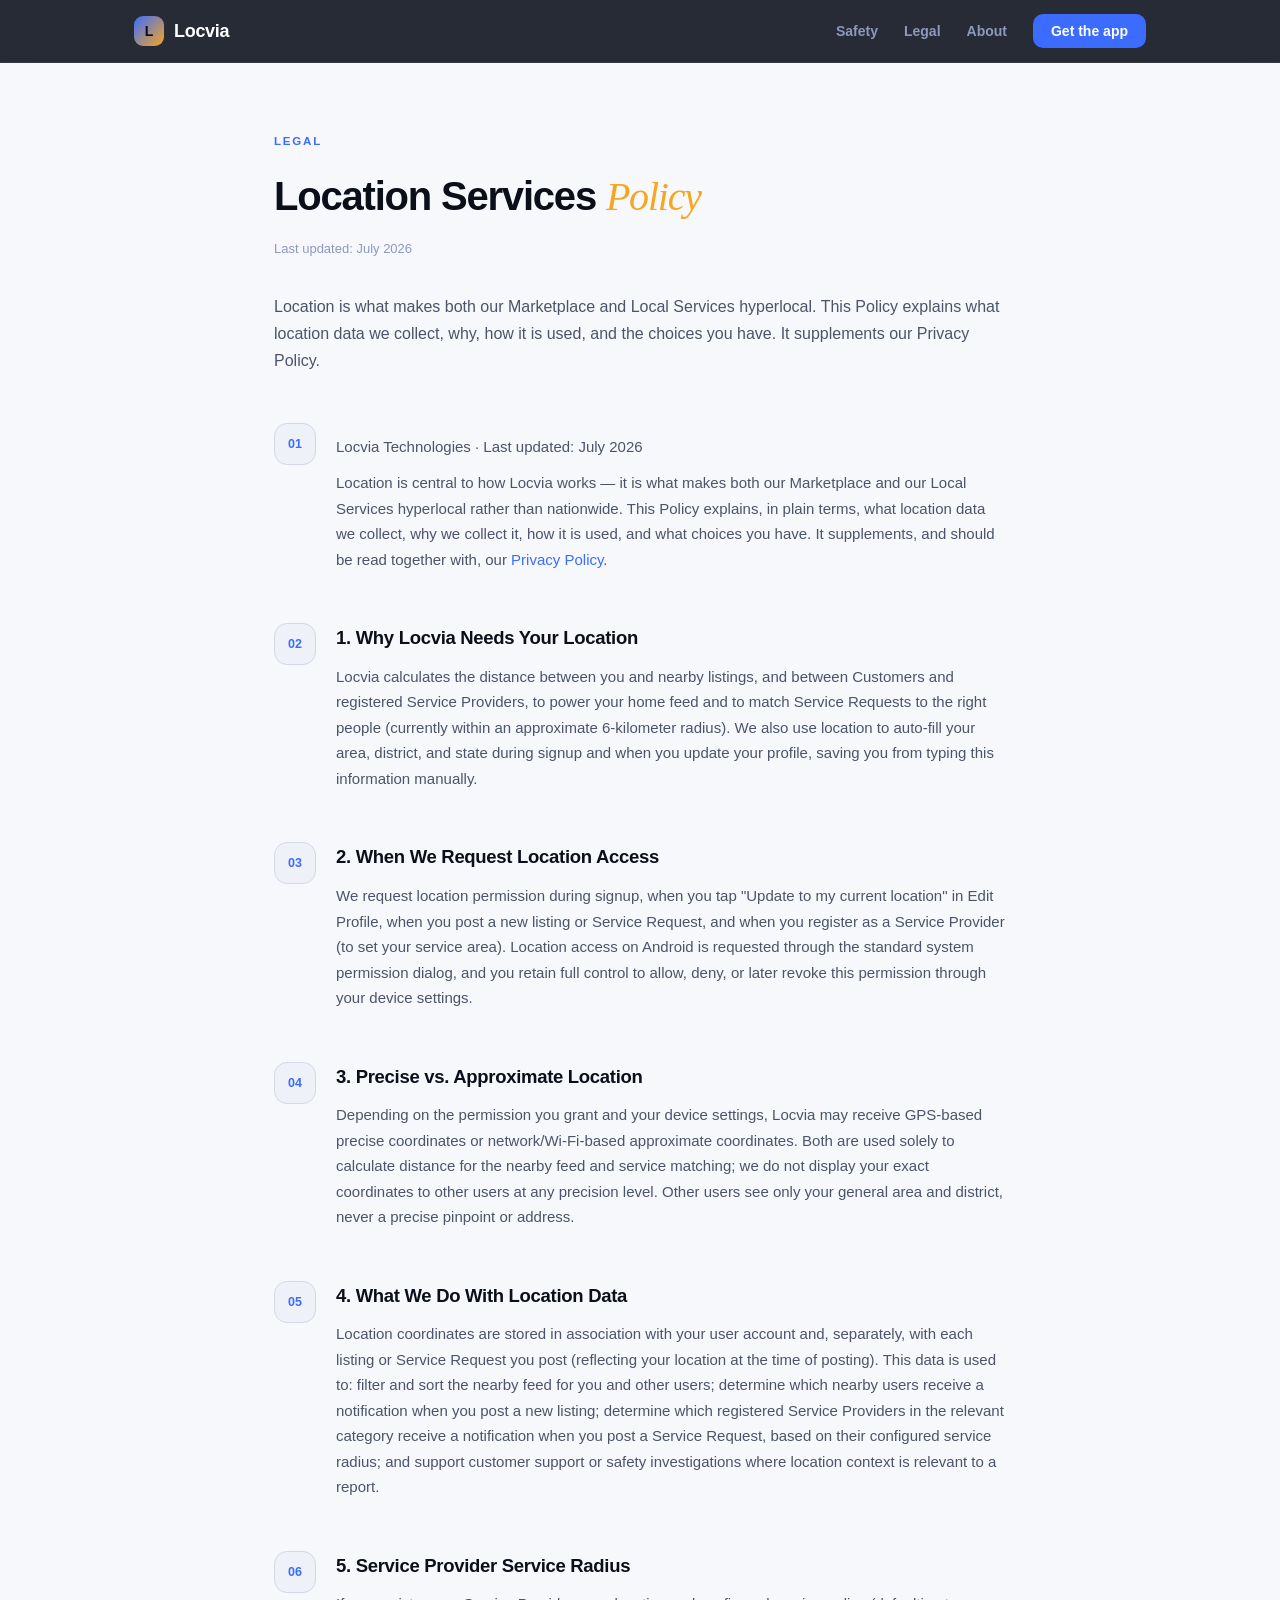
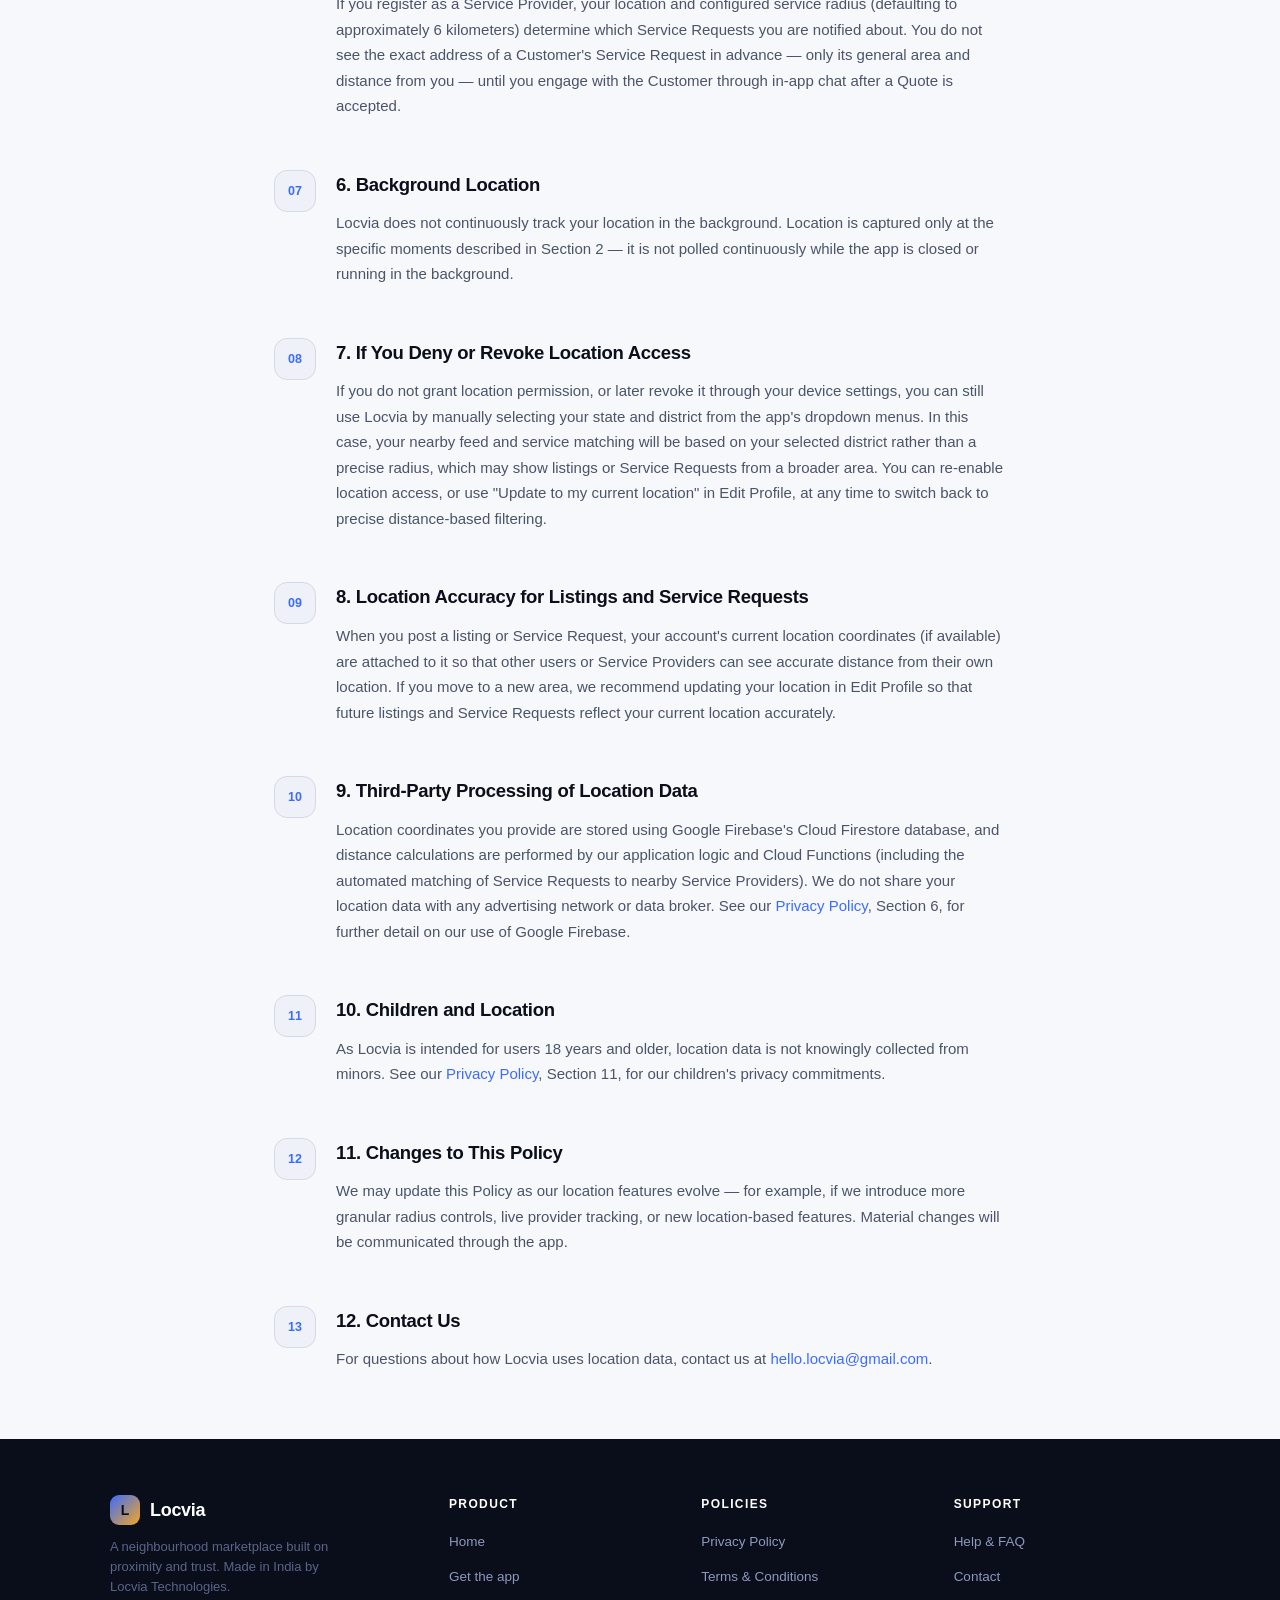
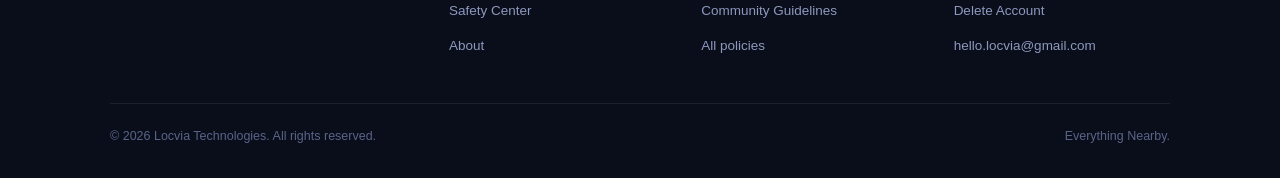
<file: location.html>
<!DOCTYPE html>
<html lang="en-IN">
<head>
<meta charset="UTF-8">
<meta name="viewport" content="width=device-width, initial-scale=1.0">
<meta name="description" content="What location data Locvia collects, why, and the choices you have.">
<meta http-equiv="Content-Security-Policy" content="default-src 'self'; style-src 'self' 'unsafe-inline' https://fonts.googleapis.com; font-src https://fonts.gstatic.com; img-src 'self' data:; base-uri 'self'; form-action 'none'; frame-ancestors 'none'">
<meta property="og:title" content="Location Services Policy — Locvia">
<meta property="og:description" content="What location data Locvia collects, why, and the choices you have.">
<meta property="og:type" content="website">
<title>Location Services Policy — Locvia</title>
<link rel="preconnect" href="https://fonts.googleapis.com">
<link rel="preconnect" href="https://fonts.gstatic.com" crossorigin>
<link href="https://fonts.googleapis.com/css2?family=Plus+Jakarta+Sans:wght@400;500;600;700;800&family=Fraunces:ital,opsz,wght@1,9..144,500&display=swap" rel="stylesheet">
<link rel="stylesheet" href="style.css">
<link rel="icon" href="favicon.png" type="image/png">
<link rel="apple-touch-icon" href="favicon.png">

<meta name="referrer" content="strict-origin-when-cross-origin">
<link rel="canonical" href="https://locviahq.github.io/locvia-web/location.html">
<meta property="og:image" content="https://locviahq.github.io/locvia-web/og-image.png">
<meta property="og:url" content="https://locviahq.github.io/locvia-web/location.html">
<meta property="og:site_name" content="Locvia">
<meta name="twitter:card" content="summary_large_image">
<meta name="twitter:image" content="https://locviahq.github.io/locvia-web/og-image.png">
</head>
<body>
<nav class="navbar">
  <div class="nav-inner">
    <a href="index.html" class="nav-logo"><span class="nav-logo-mark" aria-hidden="true">L</span> Locvia</a>
    <ul class="nav-links">
      <li><a href="safety.html">Safety</a></li>
      <li class="hide-sm"><a href="legal.html">Legal</a></li>
      <li class="hide-sm"><a href="about.html">About</a></li>
      <li><a href="https://play.google.com/store/apps/details?id=com.locvia.app" class="nav-cta" rel="noopener">Get the app</a></li>
    </ul>
  </div>
</nav>
<div class="legal-wrap">
  <span class="eyebrow">Legal</span>
  <h1>Location Services <em>Policy</em></h1>
  <p class="legal-updated">Last updated: July 2026</p>
  <p class="legal-intro">Location is what makes both our Marketplace and Local Services hyperlocal. This Policy explains what location data we collect, why, how it is used, and the choices you have. It supplements our Privacy Policy.</p>

    <div class="legal-section">
    <div class="legal-num">01</div>
    <div class="legal-body">
      <h2></h2>
      <p>Locvia Technologies · Last updated: July 2026</p>
      <p>Location is central to how Locvia works — it is what makes both our Marketplace and our Local Services hyperlocal rather than nationwide. This Policy explains, in plain terms, what location data we collect, why we collect it, how it is used, and what choices you have. It supplements, and should be read together with, our <a href="privacy.html">Privacy Policy</a>.</p>
    </div>
  </div>
  <div class="legal-section">
    <div class="legal-num">02</div>
    <div class="legal-body">
      <h2>1. Why Locvia Needs Your Location</h2>
      <p>Locvia calculates the distance between you and nearby listings, and between Customers and registered Service Providers, to power your home feed and to match Service Requests to the right people (currently within an approximate 6-kilometer radius). We also use location to auto-fill your area, district, and state during signup and when you update your profile, saving you from typing this information manually.</p>
    </div>
  </div>
  <div class="legal-section">
    <div class="legal-num">03</div>
    <div class="legal-body">
      <h2>2. When We Request Location Access</h2>
      <p>We request location permission during signup, when you tap "Update to my current location" in Edit Profile, when you post a new listing or Service Request, and when you register as a Service Provider (to set your service area). Location access on Android is requested through the standard system permission dialog, and you retain full control to allow, deny, or later revoke this permission through your device settings.</p>
    </div>
  </div>
  <div class="legal-section">
    <div class="legal-num">04</div>
    <div class="legal-body">
      <h2>3. Precise vs. Approximate Location</h2>
      <p>Depending on the permission you grant and your device settings, Locvia may receive GPS-based precise coordinates or network/Wi-Fi-based approximate coordinates. Both are used solely to calculate distance for the nearby feed and service matching; we do not display your exact coordinates to other users at any precision level. Other users see only your general area and district, never a precise pinpoint or address.</p>
    </div>
  </div>
  <div class="legal-section">
    <div class="legal-num">05</div>
    <div class="legal-body">
      <h2>4. What We Do With Location Data</h2>
      <p>Location coordinates are stored in association with your user account and, separately, with each listing or Service Request you post (reflecting your location at the time of posting). This data is used to: filter and sort the nearby feed for you and other users; determine which nearby users receive a notification when you post a new listing; determine which registered Service Providers in the relevant category receive a notification when you post a Service Request, based on their configured service radius; and support customer support or safety investigations where location context is relevant to a report.</p>
    </div>
  </div>
  <div class="legal-section">
    <div class="legal-num">06</div>
    <div class="legal-body">
      <h2>5. Service Provider Service Radius</h2>
      <p>If you register as a Service Provider, your location and configured service radius (defaulting to approximately 6 kilometers) determine which Service Requests you are notified about. You do not see the exact address of a Customer's Service Request in advance — only its general area and distance from you — until you engage with the Customer through in-app chat after a Quote is accepted.</p>
    </div>
  </div>
  <div class="legal-section">
    <div class="legal-num">07</div>
    <div class="legal-body">
      <h2>6. Background Location</h2>
      <p>Locvia does not continuously track your location in the background. Location is captured only at the specific moments described in Section 2 — it is not polled continuously while the app is closed or running in the background.</p>
    </div>
  </div>
  <div class="legal-section">
    <div class="legal-num">08</div>
    <div class="legal-body">
      <h2>7. If You Deny or Revoke Location Access</h2>
      <p>If you do not grant location permission, or later revoke it through your device settings, you can still use Locvia by manually selecting your state and district from the app's dropdown menus. In this case, your nearby feed and service matching will be based on your selected district rather than a precise radius, which may show listings or Service Requests from a broader area. You can re-enable location access, or use "Update to my current location" in Edit Profile, at any time to switch back to precise distance-based filtering.</p>
    </div>
  </div>
  <div class="legal-section">
    <div class="legal-num">09</div>
    <div class="legal-body">
      <h2>8. Location Accuracy for Listings and Service Requests</h2>
      <p>When you post a listing or Service Request, your account's current location coordinates (if available) are attached to it so that other users or Service Providers can see accurate distance from their own location. If you move to a new area, we recommend updating your location in Edit Profile so that future listings and Service Requests reflect your current location accurately.</p>
    </div>
  </div>
  <div class="legal-section">
    <div class="legal-num">10</div>
    <div class="legal-body">
      <h2>9. Third-Party Processing of Location Data</h2>
      <p>Location coordinates you provide are stored using Google Firebase's Cloud Firestore database, and distance calculations are performed by our application logic and Cloud Functions (including the automated matching of Service Requests to nearby Service Providers). We do not share your location data with any advertising network or data broker. See our <a href="privacy.html">Privacy Policy</a>, Section 6, for further detail on our use of Google Firebase.</p>
    </div>
  </div>
  <div class="legal-section">
    <div class="legal-num">11</div>
    <div class="legal-body">
      <h2>10. Children and Location</h2>
      <p>As Locvia is intended for users 18 years and older, location data is not knowingly collected from minors. See our <a href="privacy.html">Privacy Policy</a>, Section 11, for our children's privacy commitments.</p>
    </div>
  </div>
  <div class="legal-section">
    <div class="legal-num">12</div>
    <div class="legal-body">
      <h2>11. Changes to This Policy</h2>
      <p>We may update this Policy as our location features evolve — for example, if we introduce more granular radius controls, live provider tracking, or new location-based features. Material changes will be communicated through the app.</p>
    </div>
  </div>
  <div class="legal-section">
    <div class="legal-num">13</div>
    <div class="legal-body">
      <h2>12. Contact Us</h2>
      <p>For questions about how Locvia uses location data, contact us at <a href="mailto:hello.locvia@gmail.com">hello.locvia@gmail.com</a>.</p>
    </div>
  </div>
</div>
<footer class="site-footer">
  <div class="footer-inner">
    <div class="footer-cols">
      <div class="footer-brand">
        <a href="index.html" class="nav-logo"><span class="nav-logo-mark" aria-hidden="true">L</span> Locvia</a>
        <p>A neighbourhood marketplace built on proximity and trust. Made in India by Locvia Technologies.</p>
      </div>
      <div class="footer-col">
        <h5>Product</h5>
        <ul>
          <li><a href="index.html">Home</a></li>
          <li><a href="https://play.google.com/store/apps/details?id=com.locvia.app" rel="noopener">Get the app</a></li>
          <li><a href="safety.html">Safety Center</a></li>
          <li><a href="about.html">About</a></li>
        </ul>
      </div>
      <div class="footer-col">
        <h5>Policies</h5>
        <ul>
          <li><a href="privacy.html">Privacy Policy</a></li>
          <li><a href="terms.html">Terms &amp; Conditions</a></li>
          <li><a href="guidelines.html">Community Guidelines</a></li>
          <li><a href="legal.html">All policies</a></li>
        </ul>
      </div>
      <div class="footer-col">
        <h5>Support</h5>
        <ul>
          <li><a href="help.html">Help &amp; FAQ</a></li>
          <li><a href="contact.html">Contact</a></li>
          <li><a href="delete-account.html">Delete Account</a></li>
          <li><a href="mailto:hello.locvia@gmail.com">hello.locvia@gmail.com</a></li>
        </ul>
      </div>
    </div>
    <div class="footer-bottom">
      <span>&copy; 2026 Locvia Technologies. All rights reserved.</span>
      <span>Everything Nearby.</span>
    </div>
  </div>
</footer>
</body>
</html>
</file>
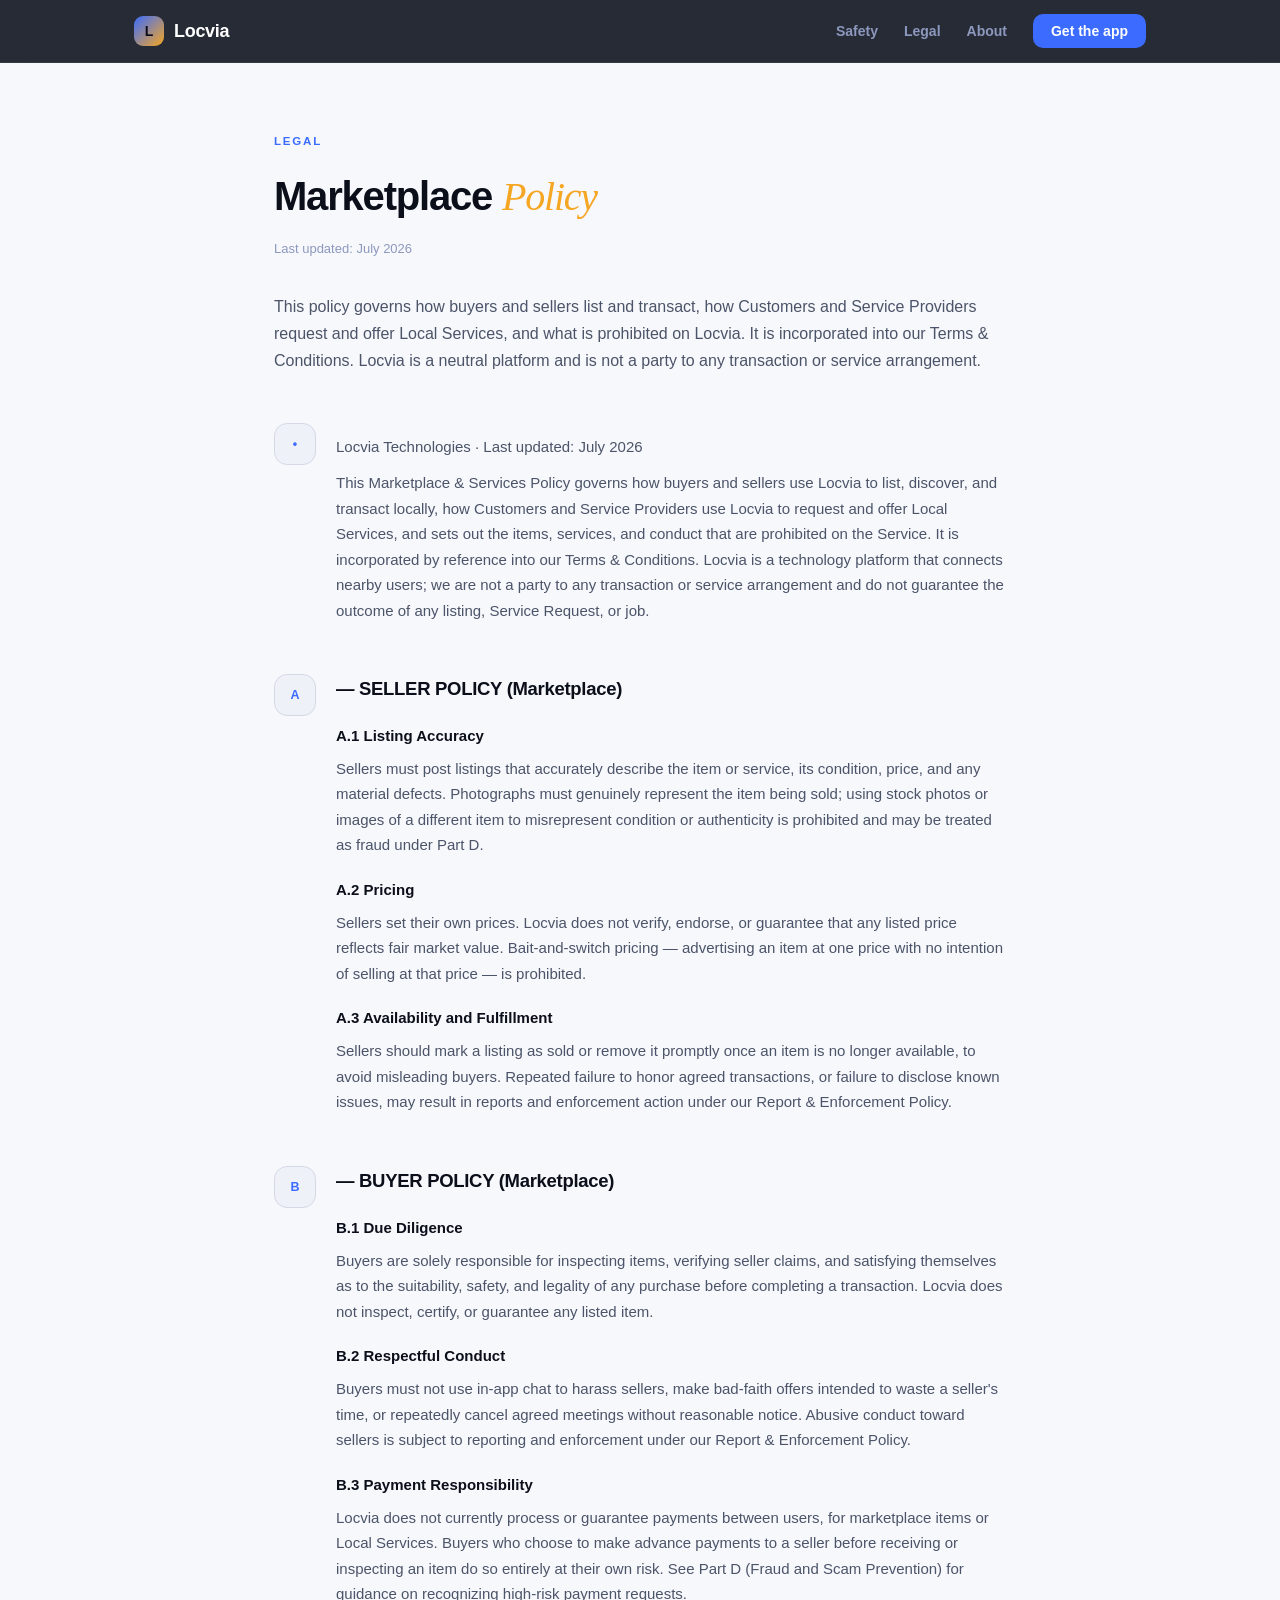
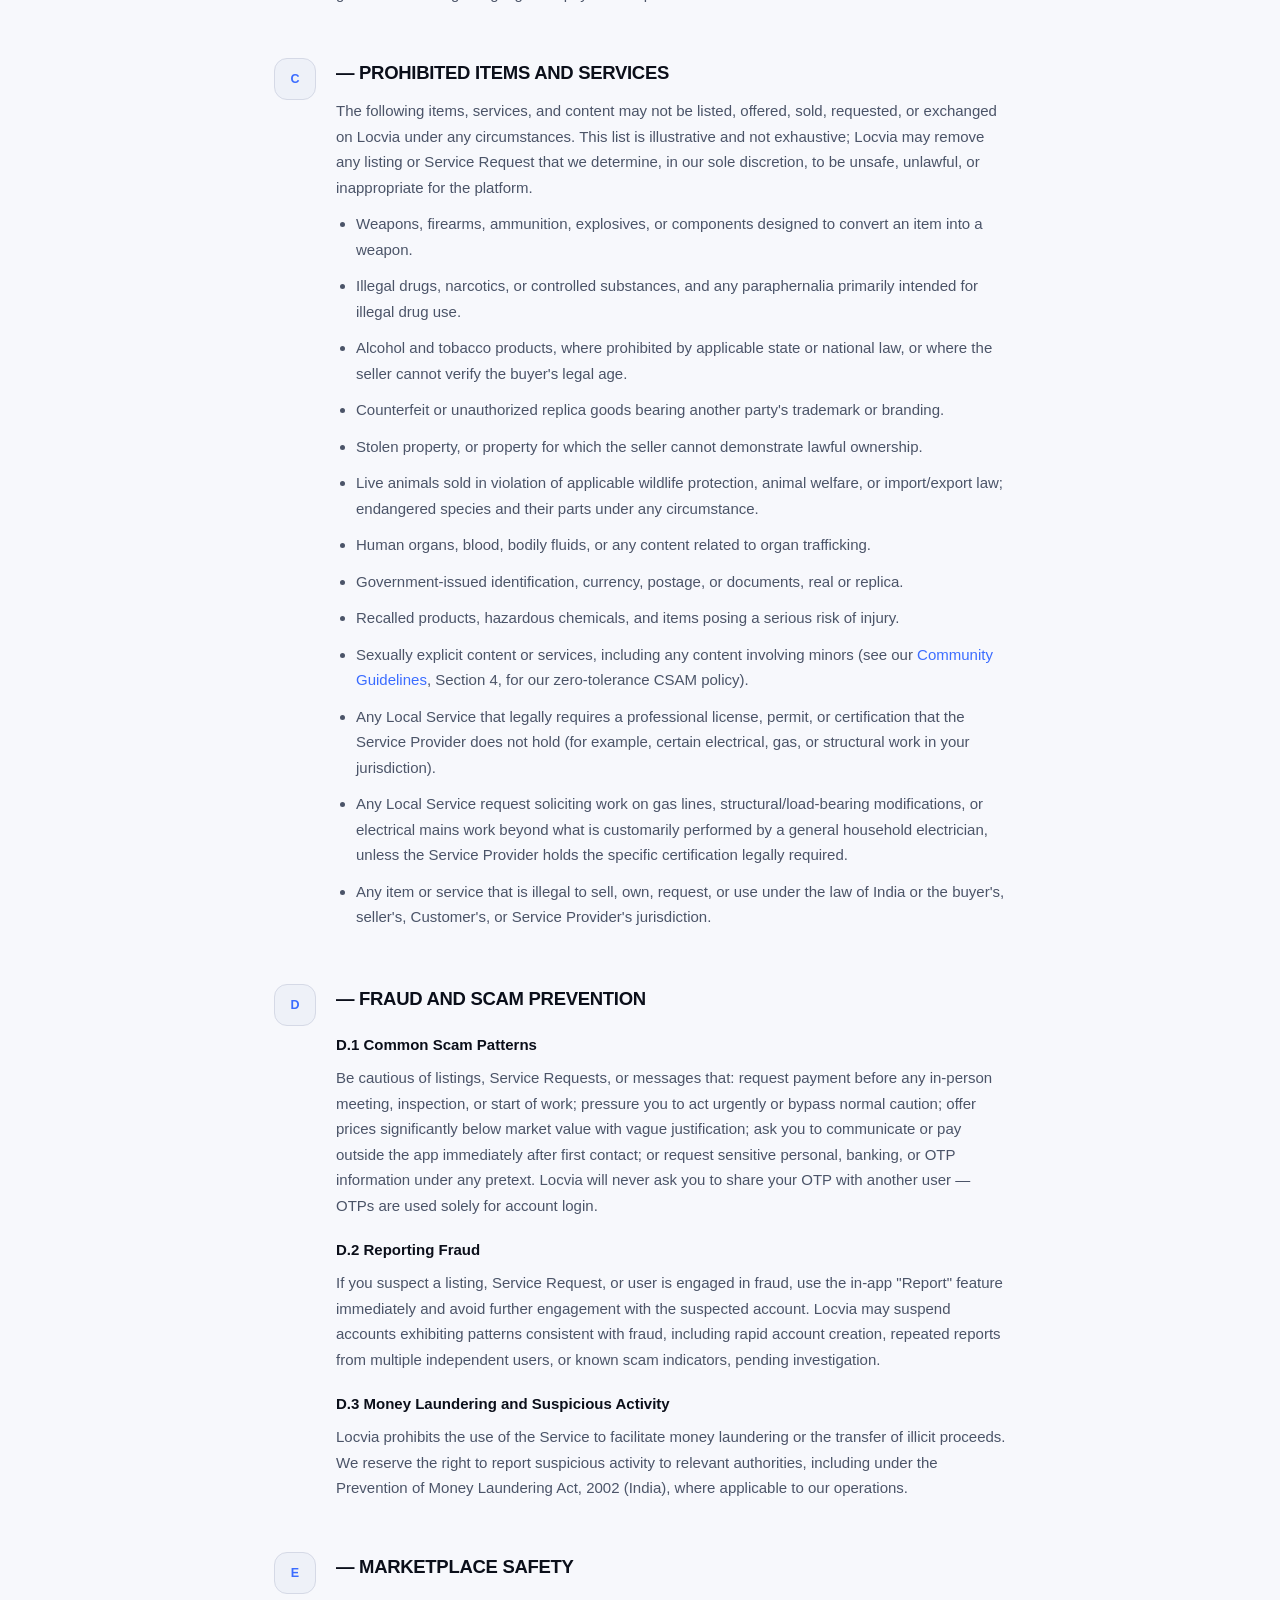
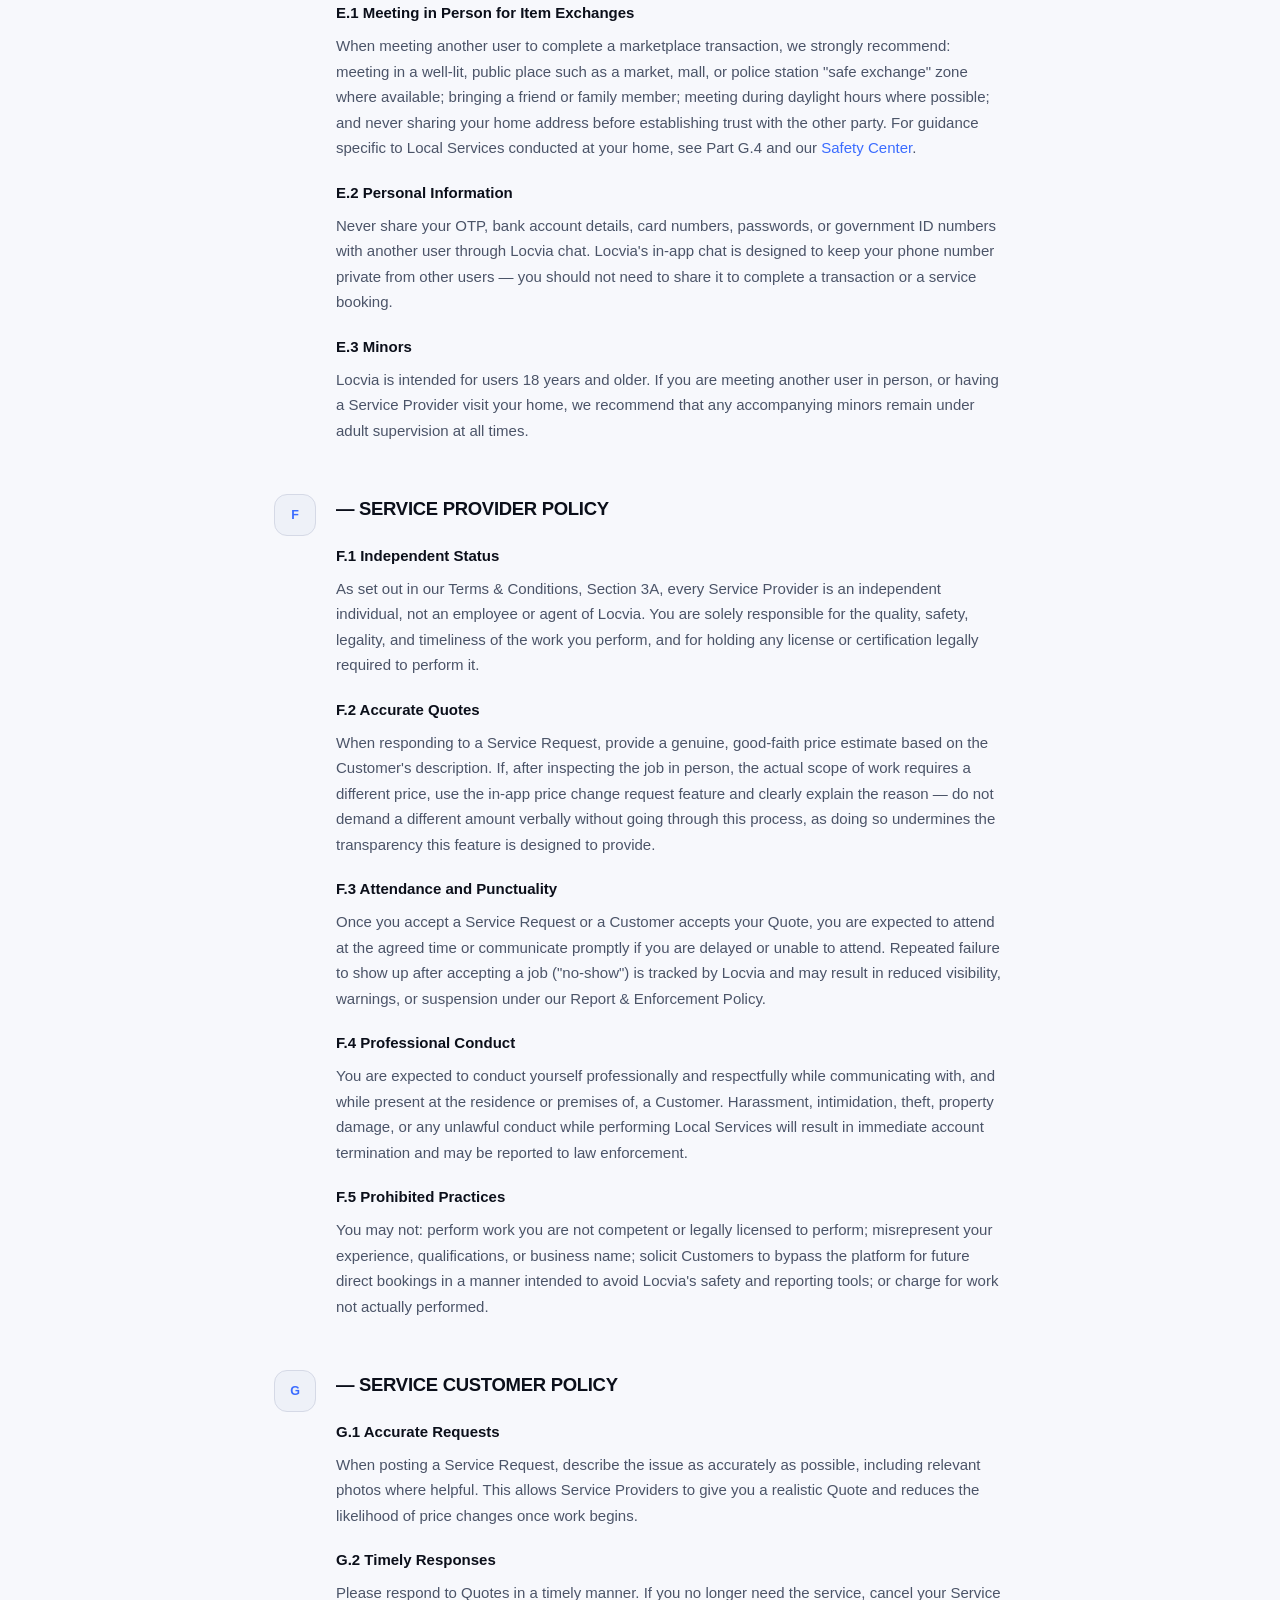
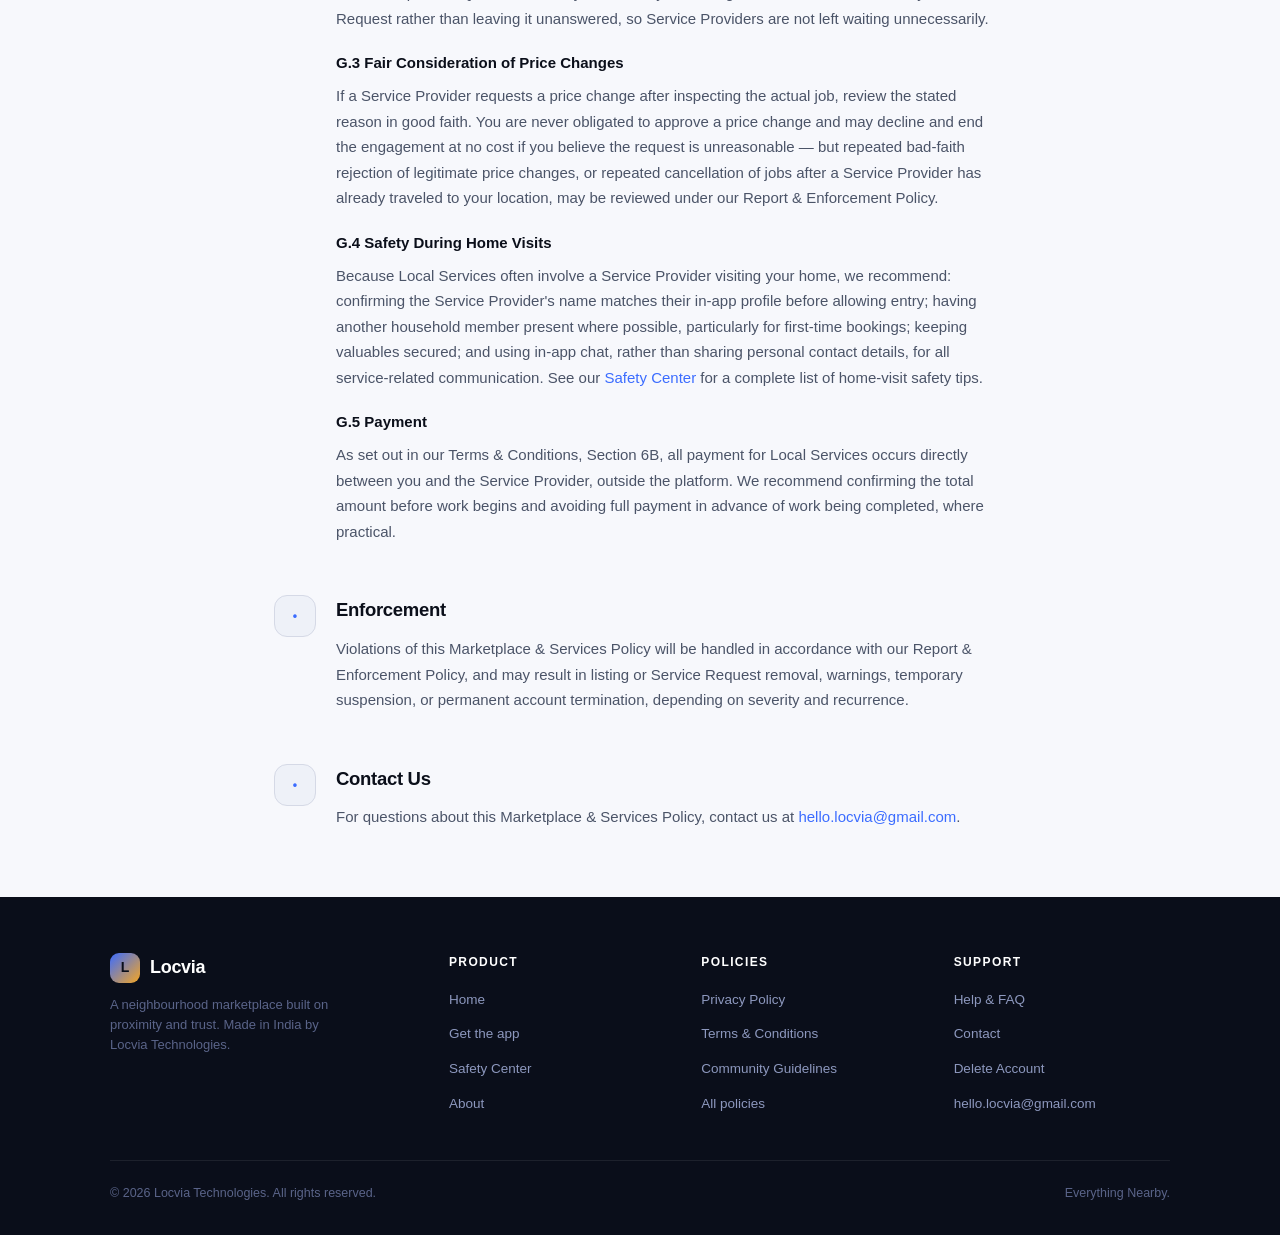
<file: marketplace.html>
<!DOCTYPE html>
<html lang="en-IN">
<head>
<meta charset="UTF-8">
<meta name="viewport" content="width=device-width, initial-scale=1.0">
<meta name="description" content="Rules for buyers and sellers, prohibited items, fraud prevention and marketplace safety.">
<meta http-equiv="Content-Security-Policy" content="default-src 'self'; style-src 'self' 'unsafe-inline' https://fonts.googleapis.com; font-src https://fonts.gstatic.com; img-src 'self' data:; base-uri 'self'; form-action 'none'; frame-ancestors 'none'">
<meta property="og:title" content="Marketplace Policy — Locvia">
<meta property="og:description" content="Rules for buyers and sellers, prohibited items, fraud prevention and marketplace safety.">
<meta property="og:type" content="website">
<title>Marketplace Policy — Locvia</title>
<link rel="preconnect" href="https://fonts.googleapis.com">
<link rel="preconnect" href="https://fonts.gstatic.com" crossorigin>
<link href="https://fonts.googleapis.com/css2?family=Plus+Jakarta+Sans:wght@400;500;600;700;800&family=Fraunces:ital,opsz,wght@1,9..144,500&display=swap" rel="stylesheet">
<link rel="stylesheet" href="style.css">
<link rel="icon" href="favicon.png" type="image/png">
<link rel="apple-touch-icon" href="favicon.png">

<meta name="referrer" content="strict-origin-when-cross-origin">
<link rel="canonical" href="https://locviahq.github.io/locvia-web/marketplace.html">
<meta property="og:image" content="https://locviahq.github.io/locvia-web/og-image.png">
<meta property="og:url" content="https://locviahq.github.io/locvia-web/marketplace.html">
<meta property="og:site_name" content="Locvia">
<meta name="twitter:card" content="summary_large_image">
<meta name="twitter:image" content="https://locviahq.github.io/locvia-web/og-image.png">
</head>
<body>
<nav class="navbar">
  <div class="nav-inner">
    <a href="index.html" class="nav-logo"><span class="nav-logo-mark" aria-hidden="true">L</span> Locvia</a>
    <ul class="nav-links">
      <li><a href="safety.html">Safety</a></li>
      <li class="hide-sm"><a href="legal.html">Legal</a></li>
      <li class="hide-sm"><a href="about.html">About</a></li>
      <li><a href="https://play.google.com/store/apps/details?id=com.locvia.app" class="nav-cta" rel="noopener">Get the app</a></li>
    </ul>
  </div>
</nav>
<div class="legal-wrap">
  <span class="eyebrow">Legal</span>
  <h1>Marketplace <em>Policy</em></h1>
  <p class="legal-updated">Last updated: July 2026</p>
  <p class="legal-intro">This policy governs how buyers and sellers list and transact, how Customers and Service Providers request and offer Local Services, and what is prohibited on Locvia. It is incorporated into our Terms &amp; Conditions. Locvia is a neutral platform and is not a party to any transaction or service arrangement.</p>

      <div class="legal-section">
    <div class="legal-num">•</div>
    <div class="legal-body">
      <h2></h2>
      <p>Locvia Technologies · Last updated: July 2026</p>
      <p>This Marketplace & Services Policy governs how buyers and sellers use Locvia to list, discover, and transact locally, how Customers and Service Providers use Locvia to request and offer Local Services, and sets out the items, services, and conduct that are prohibited on the Service. It is incorporated by reference into our Terms & Conditions. Locvia is a technology platform that connects nearby users; we are not a party to any transaction or service arrangement and do not guarantee the outcome of any listing, Service Request, or job.</p>
    </div>
  </div>
  <div class="legal-section">
    <div class="legal-num">A</div>
    <div class="legal-body">
      <h2>— SELLER POLICY (Marketplace)</h2>
      <h3>A.1 Listing Accuracy</h3>
      <p>Sellers must post listings that accurately describe the item or service, its condition, price, and any material defects. Photographs must genuinely represent the item being sold; using stock photos or images of a different item to misrepresent condition or authenticity is prohibited and may be treated as fraud under Part D.</p>
      <h3>A.2 Pricing</h3>
      <p>Sellers set their own prices. Locvia does not verify, endorse, or guarantee that any listed price reflects fair market value. Bait-and-switch pricing — advertising an item at one price with no intention of selling at that price — is prohibited.</p>
      <h3>A.3 Availability and Fulfillment</h3>
      <p>Sellers should mark a listing as sold or remove it promptly once an item is no longer available, to avoid misleading buyers. Repeated failure to honor agreed transactions, or failure to disclose known issues, may result in reports and enforcement action under our Report & Enforcement Policy.</p>
    </div>
  </div>
  <div class="legal-section">
    <div class="legal-num">B</div>
    <div class="legal-body">
      <h2>— BUYER POLICY (Marketplace)</h2>
      <h3>B.1 Due Diligence</h3>
      <p>Buyers are solely responsible for inspecting items, verifying seller claims, and satisfying themselves as to the suitability, safety, and legality of any purchase before completing a transaction. Locvia does not inspect, certify, or guarantee any listed item.</p>
      <h3>B.2 Respectful Conduct</h3>
      <p>Buyers must not use in-app chat to harass sellers, make bad-faith offers intended to waste a seller's time, or repeatedly cancel agreed meetings without reasonable notice. Abusive conduct toward sellers is subject to reporting and enforcement under our Report & Enforcement Policy.</p>
      <h3>B.3 Payment Responsibility</h3>
      <p>Locvia does not currently process or guarantee payments between users, for marketplace items or Local Services. Buyers who choose to make advance payments to a seller before receiving or inspecting an item do so entirely at their own risk. See Part D (Fraud and Scam Prevention) for guidance on recognizing high-risk payment requests.</p>
    </div>
  </div>
  <div class="legal-section">
    <div class="legal-num">C</div>
    <div class="legal-body">
      <h2>— PROHIBITED ITEMS AND SERVICES</h2>
      <p>The following items, services, and content may not be listed, offered, sold, requested, or exchanged on Locvia under any circumstances. This list is illustrative and not exhaustive; Locvia may remove any listing or Service Request that we determine, in our sole discretion, to be unsafe, unlawful, or inappropriate for the platform.</p>
      <ul>
        <li>Weapons, firearms, ammunition, explosives, or components designed to convert an item into a weapon.</li>
        <li>Illegal drugs, narcotics, or controlled substances, and any paraphernalia primarily intended for illegal drug use.</li>
        <li>Alcohol and tobacco products, where prohibited by applicable state or national law, or where the seller cannot verify the buyer's legal age.</li>
        <li>Counterfeit or unauthorized replica goods bearing another party's trademark or branding.</li>
        <li>Stolen property, or property for which the seller cannot demonstrate lawful ownership.</li>
        <li>Live animals sold in violation of applicable wildlife protection, animal welfare, or import/export law; endangered species and their parts under any circumstance.</li>
        <li>Human organs, blood, bodily fluids, or any content related to organ trafficking.</li>
        <li>Government-issued identification, currency, postage, or documents, real or replica.</li>
        <li>Recalled products, hazardous chemicals, and items posing a serious risk of injury.</li>
        <li>Sexually explicit content or services, including any content involving minors (see our <a href="guidelines.html">Community Guidelines</a>, Section 4, for our zero-tolerance CSAM policy).</li>
        <li>Any Local Service that legally requires a professional license, permit, or certification that the Service Provider does not hold (for example, certain electrical, gas, or structural work in your jurisdiction).</li>
        <li>Any Local Service request soliciting work on gas lines, structural/load-bearing modifications, or electrical mains work beyond what is customarily performed by a general household electrician, unless the Service Provider holds the specific certification legally required.</li>
        <li>Any item or service that is illegal to sell, own, request, or use under the law of India or the buyer's, seller's, Customer's, or Service Provider's jurisdiction.</li>
      </ul>
    </div>
  </div>
  <div class="legal-section">
    <div class="legal-num">D</div>
    <div class="legal-body">
      <h2>— FRAUD AND SCAM PREVENTION</h2>
      <h3>D.1 Common Scam Patterns</h3>
      <p>Be cautious of listings, Service Requests, or messages that: request payment before any in-person meeting, inspection, or start of work; pressure you to act urgently or bypass normal caution; offer prices significantly below market value with vague justification; ask you to communicate or pay outside the app immediately after first contact; or request sensitive personal, banking, or OTP information under any pretext. Locvia will never ask you to share your OTP with another user — OTPs are used solely for account login.</p>
      <h3>D.2 Reporting Fraud</h3>
      <p>If you suspect a listing, Service Request, or user is engaged in fraud, use the in-app "Report" feature immediately and avoid further engagement with the suspected account. Locvia may suspend accounts exhibiting patterns consistent with fraud, including rapid account creation, repeated reports from multiple independent users, or known scam indicators, pending investigation.</p>
      <h3>D.3 Money Laundering and Suspicious Activity</h3>
      <p>Locvia prohibits the use of the Service to facilitate money laundering or the transfer of illicit proceeds. We reserve the right to report suspicious activity to relevant authorities, including under the Prevention of Money Laundering Act, 2002 (India), where applicable to our operations.</p>
    </div>
  </div>
  <div class="legal-section">
    <div class="legal-num">E</div>
    <div class="legal-body">
      <h2>— MARKETPLACE SAFETY</h2>
      <h3>E.1 Meeting in Person for Item Exchanges</h3>
      <p>When meeting another user to complete a marketplace transaction, we strongly recommend: meeting in a well-lit, public place such as a market, mall, or police station "safe exchange" zone where available; bringing a friend or family member; meeting during daylight hours where possible; and never sharing your home address before establishing trust with the other party. For guidance specific to Local Services conducted at your home, see Part G.4 and our <a href="safety.html">Safety Center</a>.</p>
      <h3>E.2 Personal Information</h3>
      <p>Never share your OTP, bank account details, card numbers, passwords, or government ID numbers with another user through Locvia chat. Locvia's in-app chat is designed to keep your phone number private from other users — you should not need to share it to complete a transaction or a service booking.</p>
      <h3>E.3 Minors</h3>
      <p>Locvia is intended for users 18 years and older. If you are meeting another user in person, or having a Service Provider visit your home, we recommend that any accompanying minors remain under adult supervision at all times.</p>
    </div>
  </div>
  <div class="legal-section">
    <div class="legal-num">F</div>
    <div class="legal-body">
      <h2>— SERVICE PROVIDER POLICY</h2>
      <h3>F.1 Independent Status</h3>
      <p>As set out in our Terms & Conditions, Section 3A, every Service Provider is an independent individual, not an employee or agent of Locvia. You are solely responsible for the quality, safety, legality, and timeliness of the work you perform, and for holding any license or certification legally required to perform it.</p>
      <h3>F.2 Accurate Quotes</h3>
      <p>When responding to a Service Request, provide a genuine, good-faith price estimate based on the Customer's description. If, after inspecting the job in person, the actual scope of work requires a different price, use the in-app price change request feature and clearly explain the reason — do not demand a different amount verbally without going through this process, as doing so undermines the transparency this feature is designed to provide.</p>
      <h3>F.3 Attendance and Punctuality</h3>
      <p>Once you accept a Service Request or a Customer accepts your Quote, you are expected to attend at the agreed time or communicate promptly if you are delayed or unable to attend. Repeated failure to show up after accepting a job ("no-show") is tracked by Locvia and may result in reduced visibility, warnings, or suspension under our Report & Enforcement Policy.</p>
      <h3>F.4 Professional Conduct</h3>
      <p>You are expected to conduct yourself professionally and respectfully while communicating with, and while present at the residence or premises of, a Customer. Harassment, intimidation, theft, property damage, or any unlawful conduct while performing Local Services will result in immediate account termination and may be reported to law enforcement.</p>
      <h3>F.5 Prohibited Practices</h3>
      <p>You may not: perform work you are not competent or legally licensed to perform; misrepresent your experience, qualifications, or business name; solicit Customers to bypass the platform for future direct bookings in a manner intended to avoid Locvia's safety and reporting tools; or charge for work not actually performed.</p>
    </div>
  </div>
  <div class="legal-section">
    <div class="legal-num">G</div>
    <div class="legal-body">
      <h2>— SERVICE CUSTOMER POLICY</h2>
      <h3>G.1 Accurate Requests</h3>
      <p>When posting a Service Request, describe the issue as accurately as possible, including relevant photos where helpful. This allows Service Providers to give you a realistic Quote and reduces the likelihood of price changes once work begins.</p>
      <h3>G.2 Timely Responses</h3>
      <p>Please respond to Quotes in a timely manner. If you no longer need the service, cancel your Service Request rather than leaving it unanswered, so Service Providers are not left waiting unnecessarily.</p>
      <h3>G.3 Fair Consideration of Price Changes</h3>
      <p>If a Service Provider requests a price change after inspecting the actual job, review the stated reason in good faith. You are never obligated to approve a price change and may decline and end the engagement at no cost if you believe the request is unreasonable — but repeated bad-faith rejection of legitimate price changes, or repeated cancellation of jobs after a Service Provider has already traveled to your location, may be reviewed under our Report & Enforcement Policy.</p>
      <h3>G.4 Safety During Home Visits</h3>
      <p>Because Local Services often involve a Service Provider visiting your home, we recommend: confirming the Service Provider's name matches their in-app profile before allowing entry; having another household member present where possible, particularly for first-time bookings; keeping valuables secured; and using in-app chat, rather than sharing personal contact details, for all service-related communication. See our <a href="safety.html">Safety Center</a> for a complete list of home-visit safety tips.</p>
      <h3>G.5 Payment</h3>
      <p>As set out in our Terms & Conditions, Section 6B, all payment for Local Services occurs directly between you and the Service Provider, outside the platform. We recommend confirming the total amount before work begins and avoiding full payment in advance of work being completed, where practical.</p>
    </div>
  </div>
  <div class="legal-section">
    <div class="legal-num">•</div>
    <div class="legal-body">
      <h2>Enforcement</h2>
      <p>Violations of this Marketplace & Services Policy will be handled in accordance with our Report & Enforcement Policy, and may result in listing or Service Request removal, warnings, temporary suspension, or permanent account termination, depending on severity and recurrence.</p>
    </div>
  </div>
  <div class="legal-section">
    <div class="legal-num">•</div>
    <div class="legal-body">
      <h2>Contact Us</h2>
      <p>For questions about this Marketplace & Services Policy, contact us at <a href="mailto:hello.locvia@gmail.com">hello.locvia@gmail.com</a>.</p>
    </div>
  </div>
</div>
<footer class="site-footer">
  <div class="footer-inner">
    <div class="footer-cols">
      <div class="footer-brand">
        <a href="index.html" class="nav-logo"><span class="nav-logo-mark" aria-hidden="true">L</span> Locvia</a>
        <p>A neighbourhood marketplace built on proximity and trust. Made in India by Locvia Technologies.</p>
      </div>
      <div class="footer-col">
        <h5>Product</h5>
        <ul>
          <li><a href="index.html">Home</a></li>
          <li><a href="https://play.google.com/store/apps/details?id=com.locvia.app" rel="noopener">Get the app</a></li>
          <li><a href="safety.html">Safety Center</a></li>
          <li><a href="about.html">About</a></li>
        </ul>
      </div>
      <div class="footer-col">
        <h5>Policies</h5>
        <ul>
          <li><a href="privacy.html">Privacy Policy</a></li>
          <li><a href="terms.html">Terms &amp; Conditions</a></li>
          <li><a href="guidelines.html">Community Guidelines</a></li>
          <li><a href="legal.html">All policies</a></li>
        </ul>
      </div>
      <div class="footer-col">
        <h5>Support</h5>
        <ul>
          <li><a href="help.html">Help &amp; FAQ</a></li>
          <li><a href="contact.html">Contact</a></li>
          <li><a href="delete-account.html">Delete Account</a></li>
          <li><a href="mailto:hello.locvia@gmail.com">hello.locvia@gmail.com</a></li>
        </ul>
      </div>
    </div>
    <div class="footer-bottom">
      <span>&copy; 2026 Locvia Technologies. All rights reserved.</span>
      <span>Everything Nearby.</span>
    </div>
  </div>
</footer>
</body>
</html>
</file>
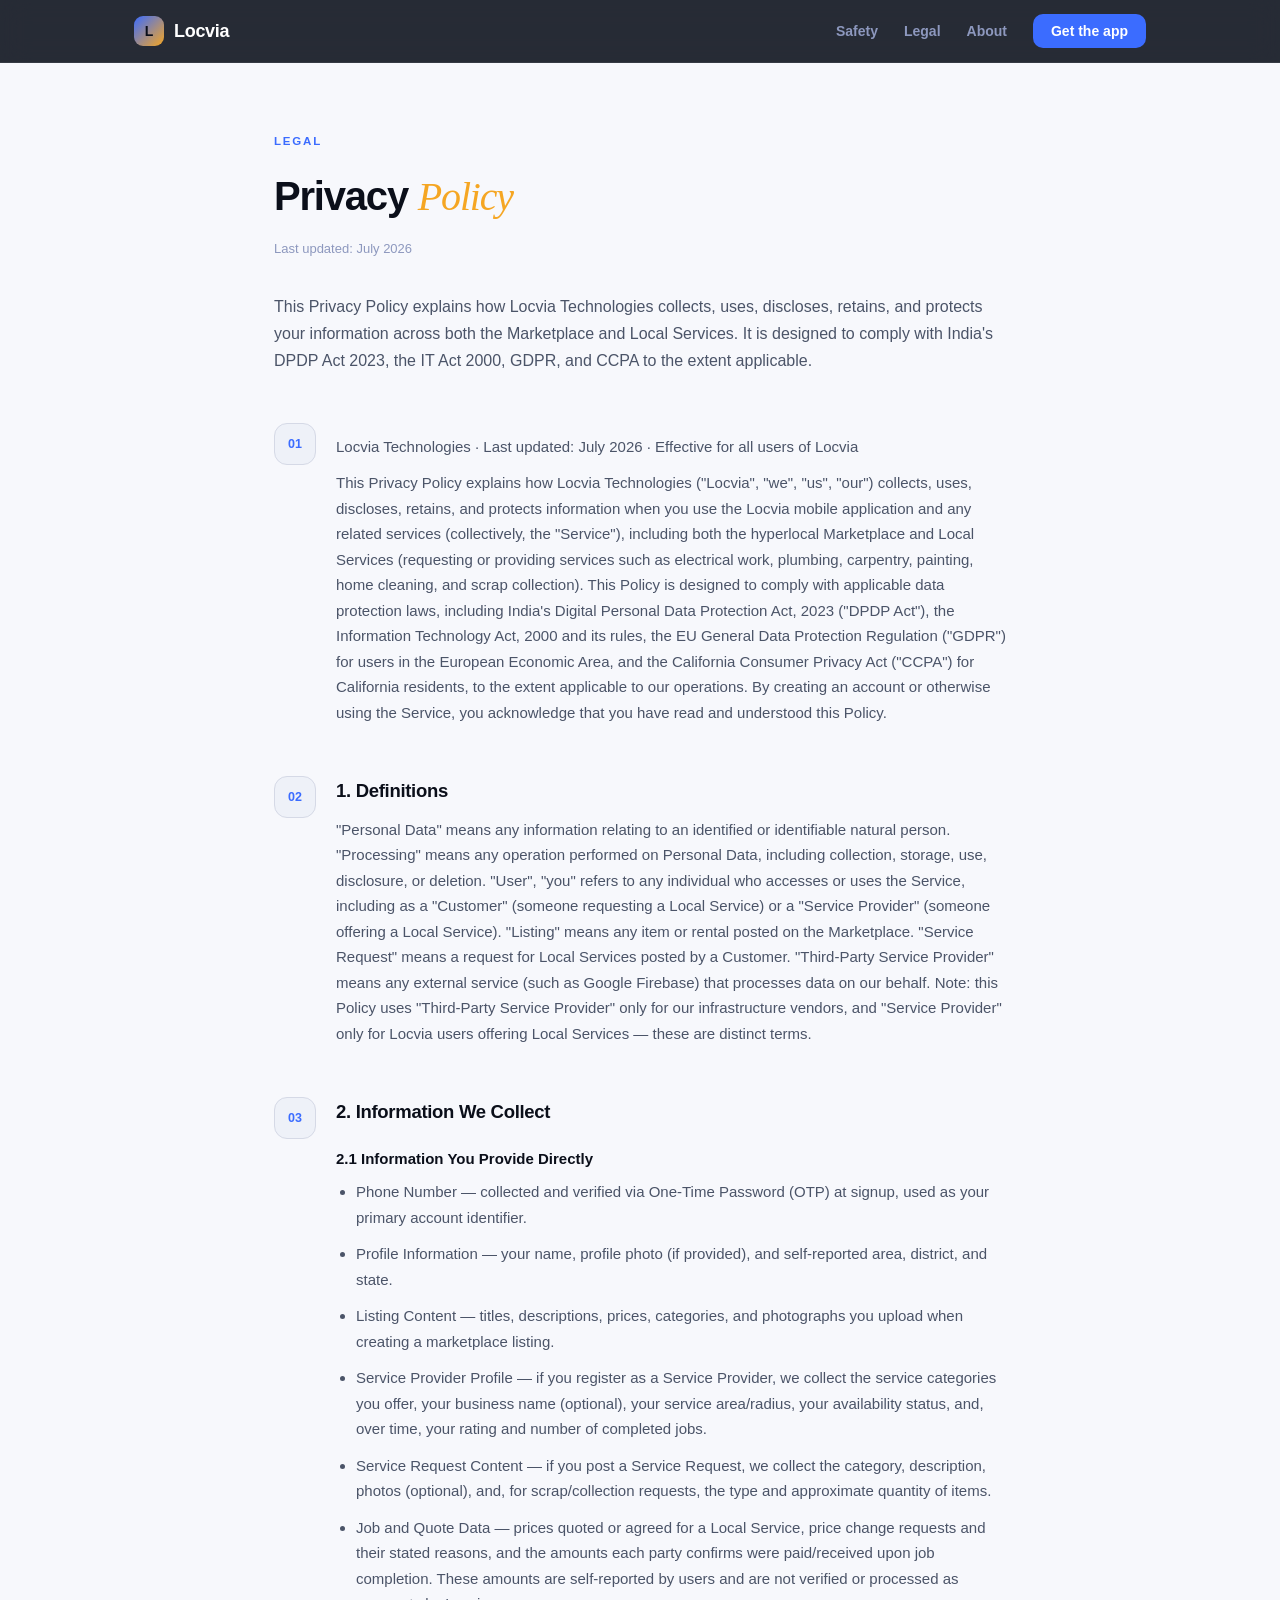
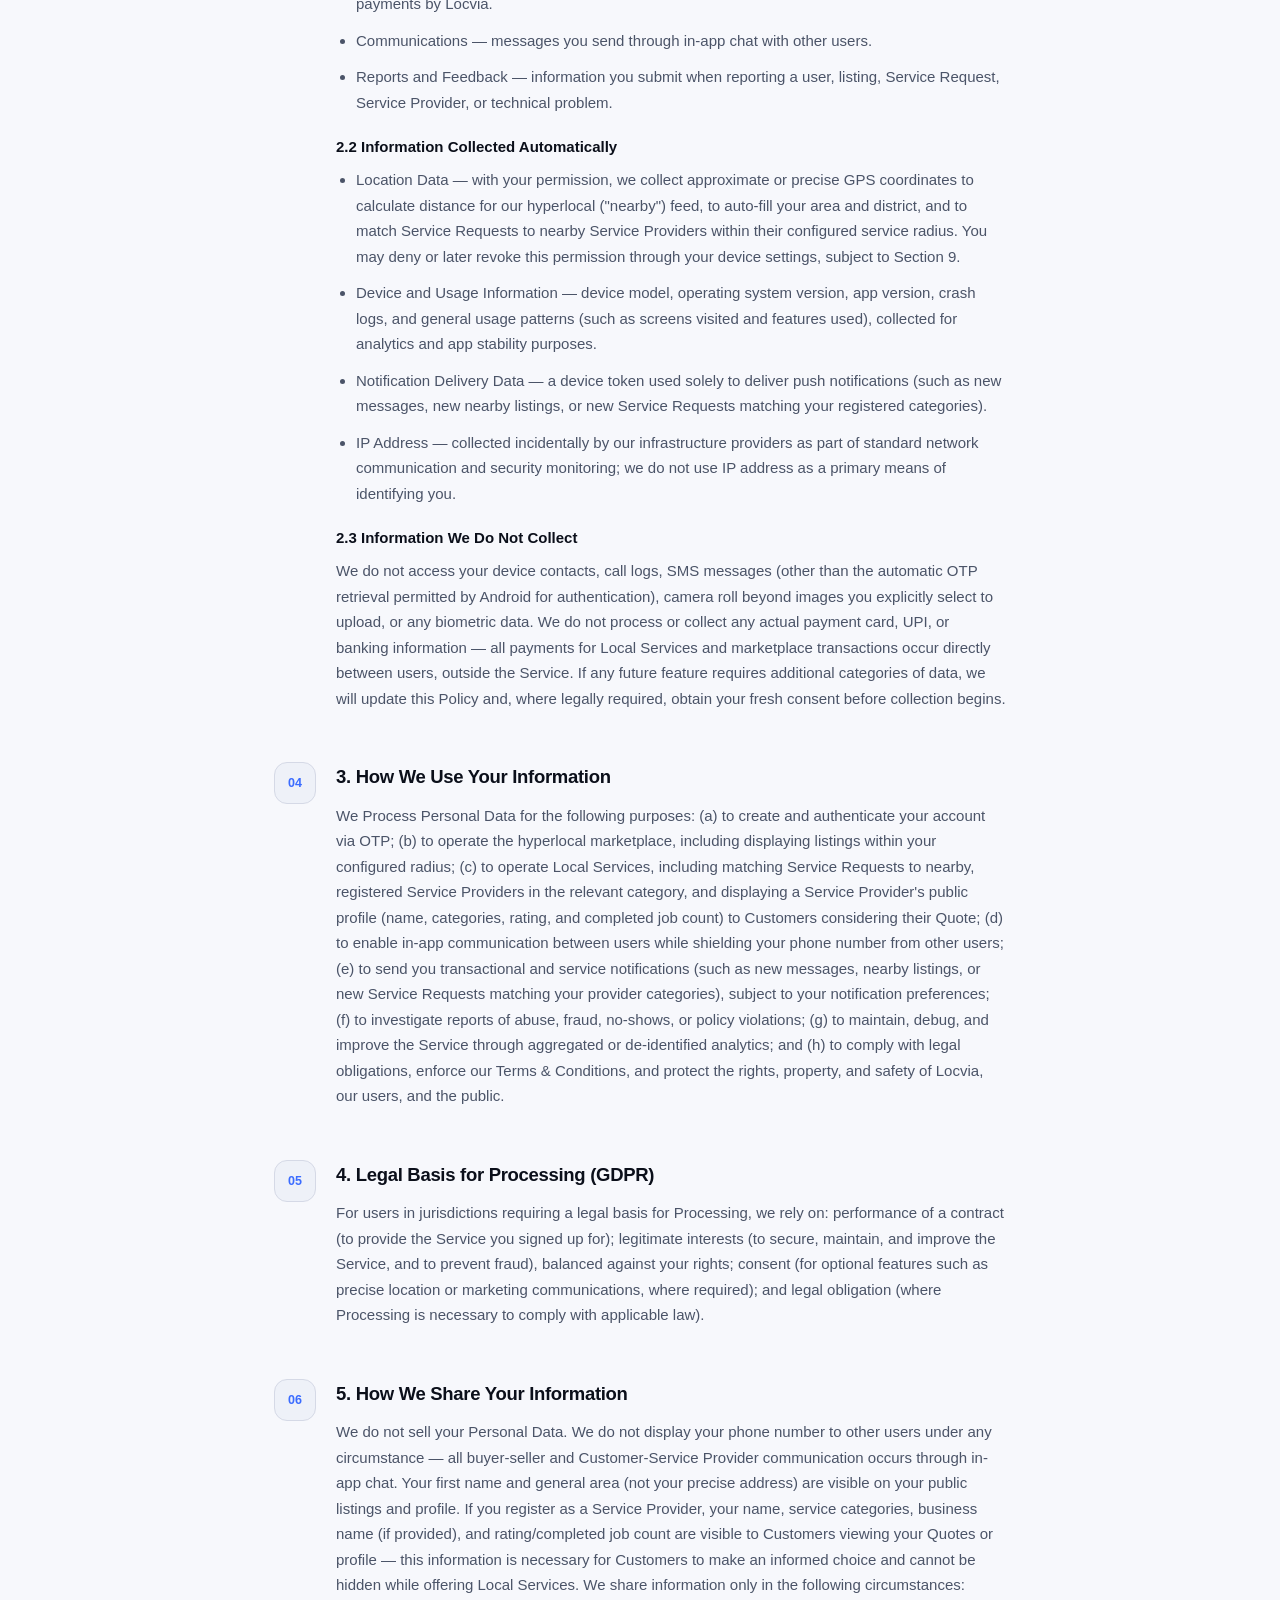
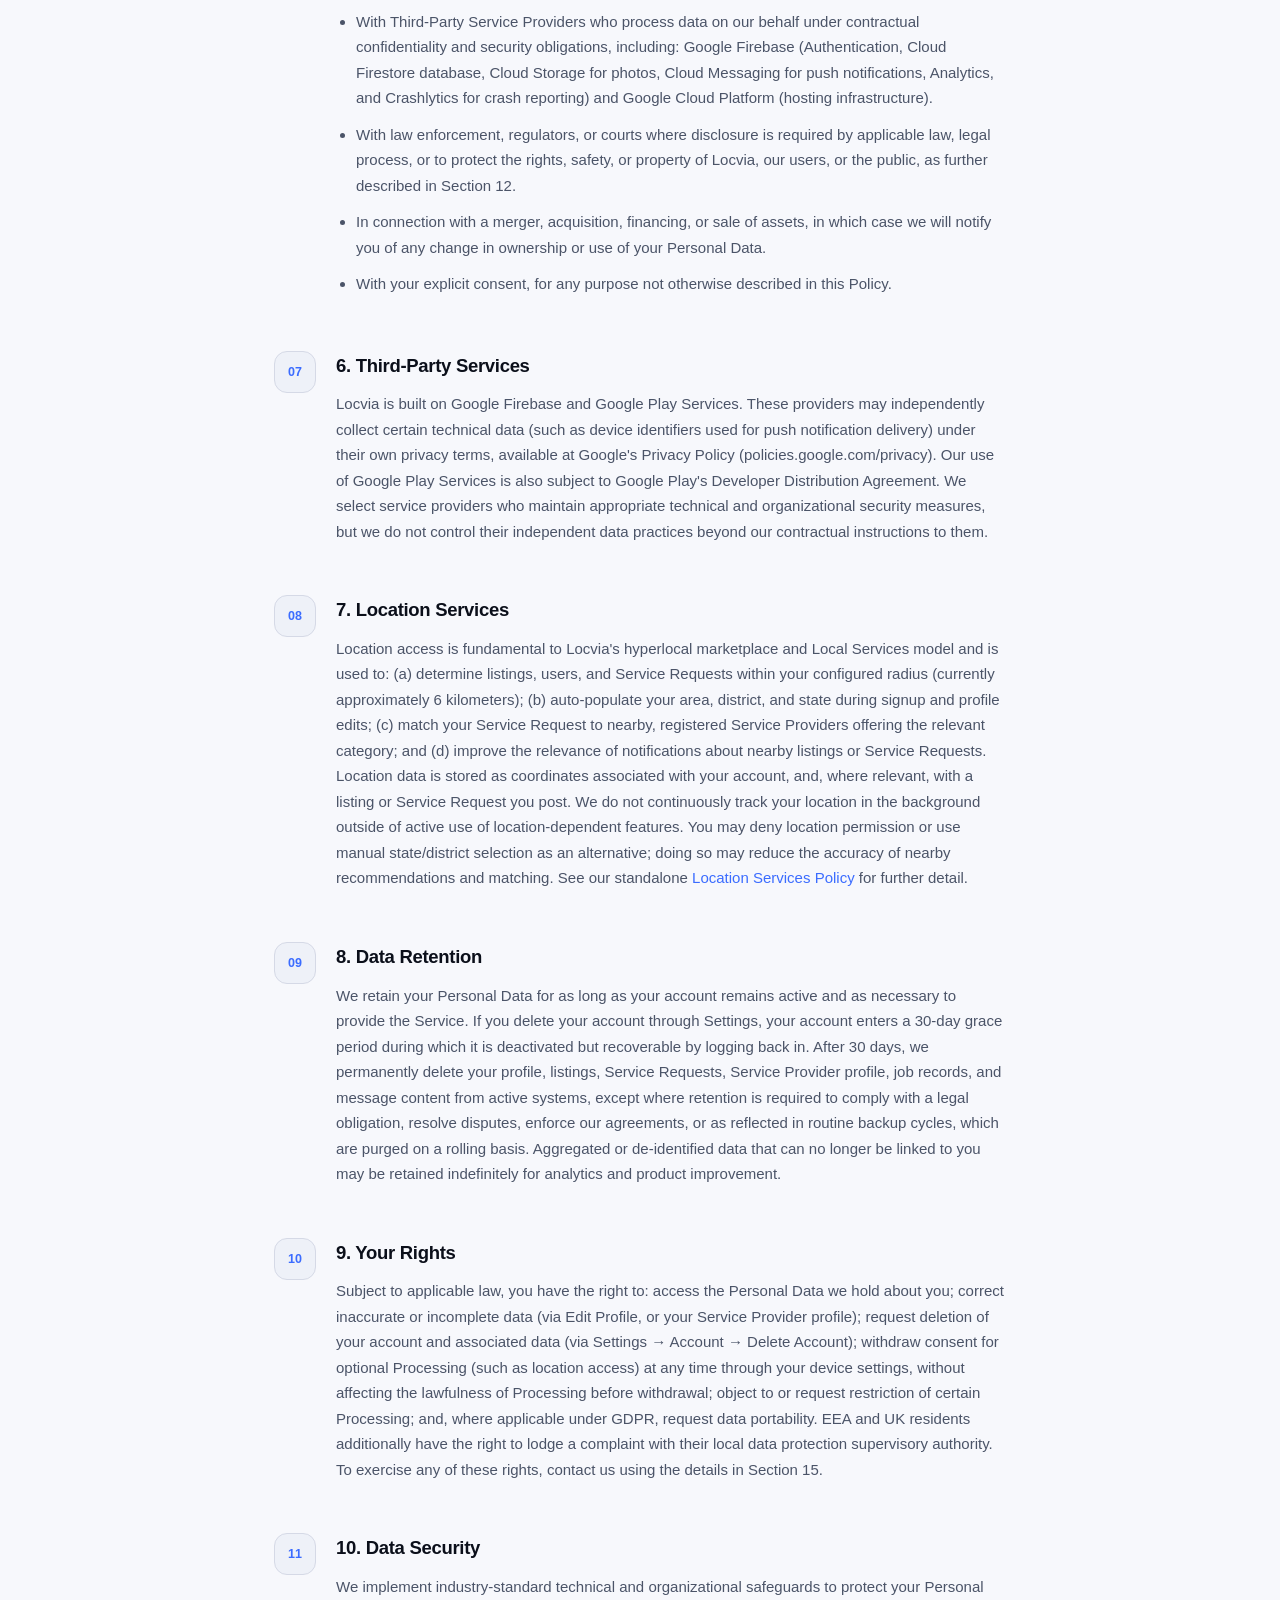
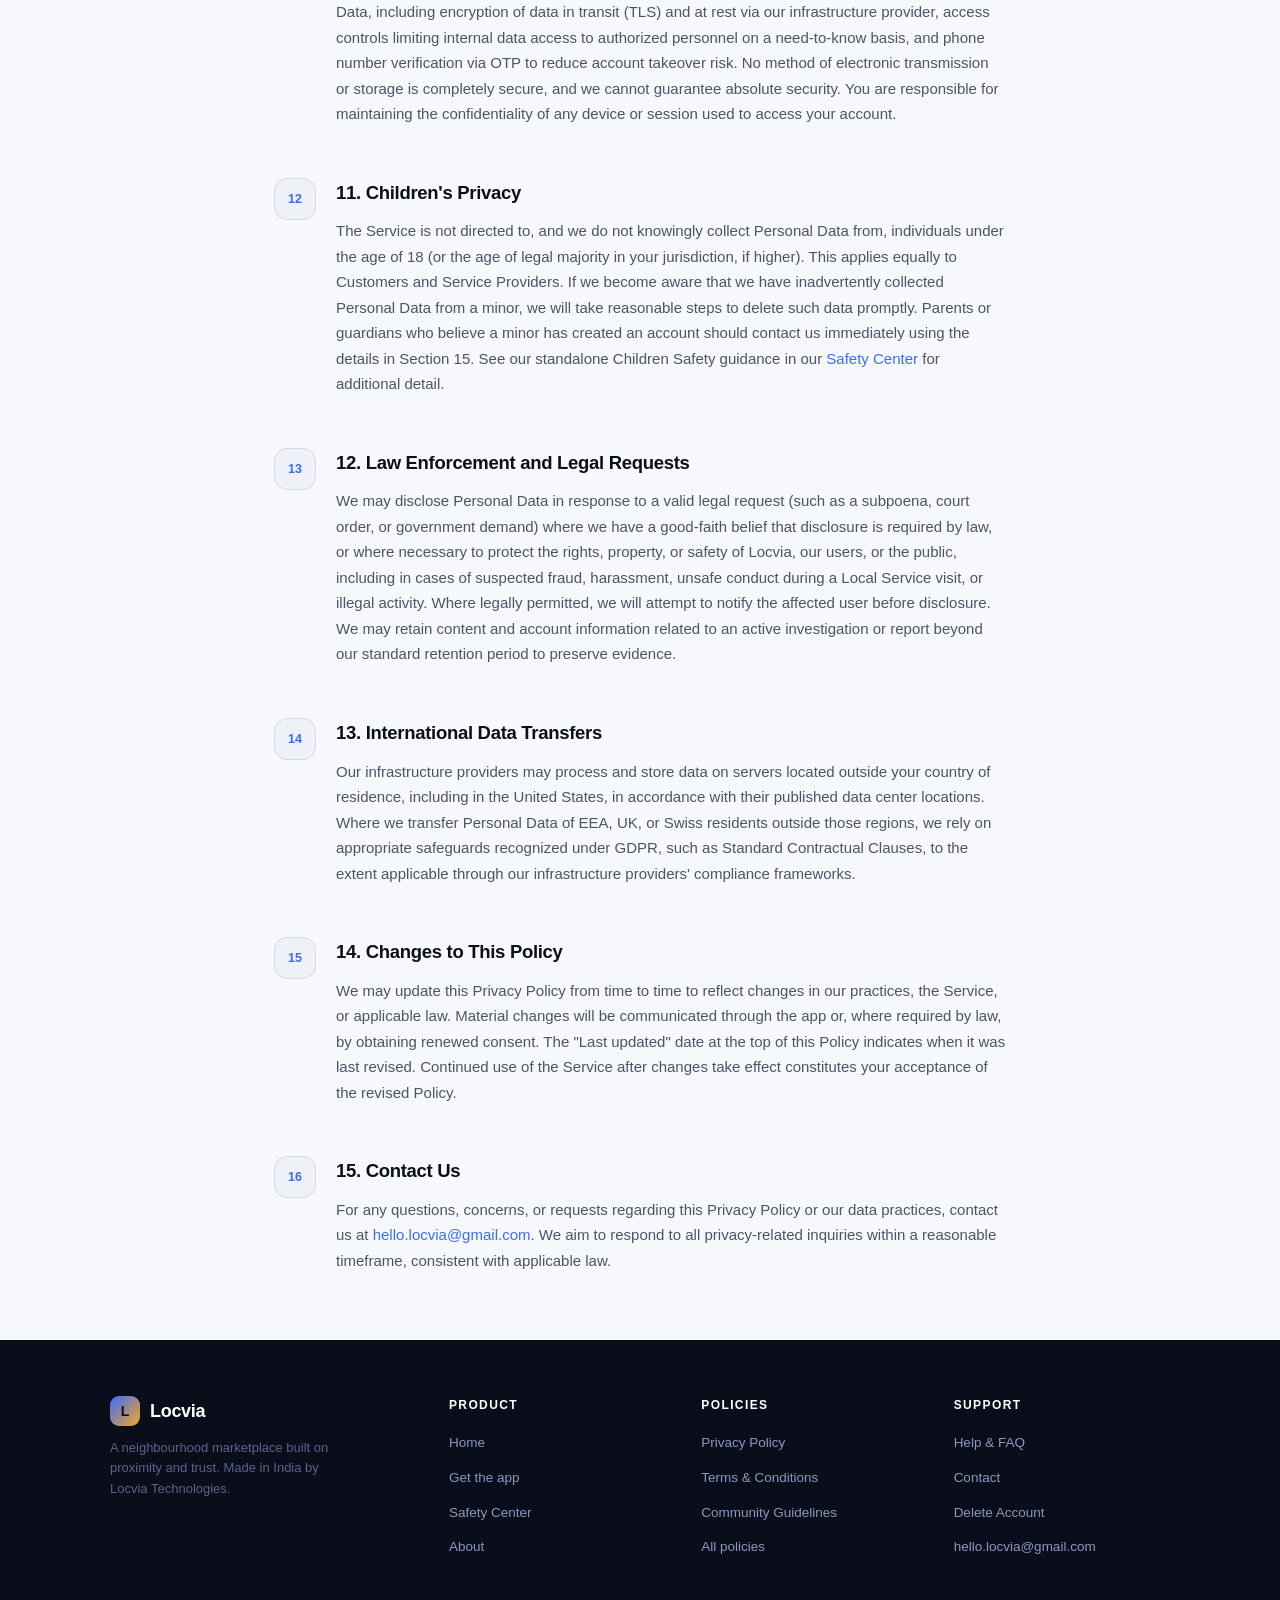
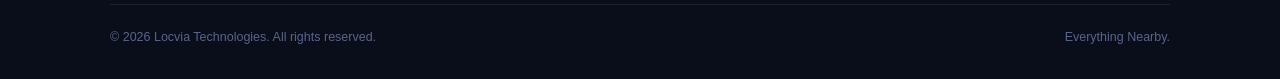
<file: privacy.html>
<!DOCTYPE html>
<html lang="en-IN">
<head>
<meta charset="UTF-8">
<meta name="viewport" content="width=device-width, initial-scale=1.0">
<meta name="description" content="How Locvia collects, uses, protects and retains your data — in plain terms.">
<meta http-equiv="Content-Security-Policy" content="default-src 'self'; style-src 'self' 'unsafe-inline' https://fonts.googleapis.com; font-src https://fonts.gstatic.com; img-src 'self' data:; base-uri 'self'; form-action 'none'; frame-ancestors 'none'">
<meta property="og:title" content="Privacy Policy — Locvia">
<meta property="og:description" content="How Locvia collects, uses, protects and retains your data — in plain terms.">
<meta property="og:type" content="website">
<title>Privacy Policy — Locvia</title>
<link rel="preconnect" href="https://fonts.googleapis.com">
<link rel="preconnect" href="https://fonts.gstatic.com" crossorigin>
<link href="https://fonts.googleapis.com/css2?family=Plus+Jakarta+Sans:wght@400;500;600;700;800&family=Fraunces:ital,opsz,wght@1,9..144,500&display=swap" rel="stylesheet">
<link rel="stylesheet" href="style.css">
<link rel="icon" href="favicon.png" type="image/png">
<link rel="apple-touch-icon" href="favicon.png">

<meta name="referrer" content="strict-origin-when-cross-origin">
<link rel="canonical" href="https://locviahq.github.io/locvia-web/privacy.html">
<meta property="og:image" content="https://locviahq.github.io/locvia-web/og-image.png">
<meta property="og:url" content="https://locviahq.github.io/locvia-web/privacy.html">
<meta property="og:site_name" content="Locvia">
<meta name="twitter:card" content="summary_large_image">
<meta name="twitter:image" content="https://locviahq.github.io/locvia-web/og-image.png">
</head>
<body>
<nav class="navbar">
  <div class="nav-inner">
    <a href="index.html" class="nav-logo"><span class="nav-logo-mark" aria-hidden="true">L</span> Locvia</a>
    <ul class="nav-links">
      <li><a href="safety.html">Safety</a></li>
      <li class="hide-sm"><a href="legal.html">Legal</a></li>
      <li class="hide-sm"><a href="about.html">About</a></li>
      <li><a href="https://play.google.com/store/apps/details?id=com.locvia.app" class="nav-cta" rel="noopener">Get the app</a></li>
    </ul>
  </div>
</nav>
<div class="legal-wrap">
  <span class="eyebrow">Legal</span>
  <h1>Privacy <em>Policy</em></h1>
  <p class="legal-updated">Last updated: July 2026</p>
  <p class="legal-intro">This Privacy Policy explains how Locvia Technologies collects, uses, discloses, retains, and protects your information across both the Marketplace and Local Services. It is designed to comply with India's DPDP Act 2023, the IT Act 2000, GDPR, and CCPA to the extent applicable.</p>

    <div class="legal-section">
    <div class="legal-num">01</div>
    <div class="legal-body">
      <h2></h2>
      <p>Locvia Technologies · Last updated: July 2026 · Effective for all users of Locvia</p>
      <p>This Privacy Policy explains how Locvia Technologies ("Locvia", "we", "us", "our") collects, uses, discloses, retains, and protects information when you use the Locvia mobile application and any related services (collectively, the "Service"), including both the hyperlocal Marketplace and Local Services (requesting or providing services such as electrical work, plumbing, carpentry, painting, home cleaning, and scrap collection). This Policy is designed to comply with applicable data protection laws, including India's Digital Personal Data Protection Act, 2023 ("DPDP Act"), the Information Technology Act, 2000 and its rules, the EU General Data Protection Regulation ("GDPR") for users in the European Economic Area, and the California Consumer Privacy Act ("CCPA") for California residents, to the extent applicable to our operations. By creating an account or otherwise using the Service, you acknowledge that you have read and understood this Policy.</p>
    </div>
  </div>
  <div class="legal-section">
    <div class="legal-num">02</div>
    <div class="legal-body">
      <h2>1. Definitions</h2>
      <p>"Personal Data" means any information relating to an identified or identifiable natural person. "Processing" means any operation performed on Personal Data, including collection, storage, use, disclosure, or deletion. "User", "you" refers to any individual who accesses or uses the Service, including as a "Customer" (someone requesting a Local Service) or a "Service Provider" (someone offering a Local Service). "Listing" means any item or rental posted on the Marketplace. "Service Request" means a request for Local Services posted by a Customer. "Third-Party Service Provider" means any external service (such as Google Firebase) that processes data on our behalf. Note: this Policy uses "Third-Party Service Provider" only for our infrastructure vendors, and "Service Provider" only for Locvia users offering Local Services — these are distinct terms.</p>
    </div>
  </div>
  <div class="legal-section">
    <div class="legal-num">03</div>
    <div class="legal-body">
      <h2>2. Information We Collect</h2>
      <h3>2.1 Information You Provide Directly</h3>
      <ul>
        <li>Phone Number — collected and verified via One-Time Password (OTP) at signup, used as your primary account identifier.</li>
        <li>Profile Information — your name, profile photo (if provided), and self-reported area, district, and state.</li>
        <li>Listing Content — titles, descriptions, prices, categories, and photographs you upload when creating a marketplace listing.</li>
        <li>Service Provider Profile — if you register as a Service Provider, we collect the service categories you offer, your business name (optional), your service area/radius, your availability status, and, over time, your rating and number of completed jobs.</li>
        <li>Service Request Content — if you post a Service Request, we collect the category, description, photos (optional), and, for scrap/collection requests, the type and approximate quantity of items.</li>
        <li>Job and Quote Data — prices quoted or agreed for a Local Service, price change requests and their stated reasons, and the amounts each party confirms were paid/received upon job completion. These amounts are self-reported by users and are not verified or processed as payments by Locvia.</li>
        <li>Communications — messages you send through in-app chat with other users.</li>
        <li>Reports and Feedback — information you submit when reporting a user, listing, Service Request, Service Provider, or technical problem.</li>
      </ul>
      <h3>2.2 Information Collected Automatically</h3>
      <ul>
        <li>Location Data — with your permission, we collect approximate or precise GPS coordinates to calculate distance for our hyperlocal ("nearby") feed, to auto-fill your area and district, and to match Service Requests to nearby Service Providers within their configured service radius. You may deny or later revoke this permission through your device settings, subject to Section 9.</li>
        <li>Device and Usage Information — device model, operating system version, app version, crash logs, and general usage patterns (such as screens visited and features used), collected for analytics and app stability purposes.</li>
        <li>Notification Delivery Data — a device token used solely to deliver push notifications (such as new messages, new nearby listings, or new Service Requests matching your registered categories).</li>
        <li>IP Address — collected incidentally by our infrastructure providers as part of standard network communication and security monitoring; we do not use IP address as a primary means of identifying you.</li>
      </ul>
      <h3>2.3 Information We Do Not Collect</h3>
      <p>We do not access your device contacts, call logs, SMS messages (other than the automatic OTP retrieval permitted by Android for authentication), camera roll beyond images you explicitly select to upload, or any biometric data. We do not process or collect any actual payment card, UPI, or banking information — all payments for Local Services and marketplace transactions occur directly between users, outside the Service. If any future feature requires additional categories of data, we will update this Policy and, where legally required, obtain your fresh consent before collection begins.</p>
    </div>
  </div>
  <div class="legal-section">
    <div class="legal-num">04</div>
    <div class="legal-body">
      <h2>3. How We Use Your Information</h2>
      <p>We Process Personal Data for the following purposes: (a) to create and authenticate your account via OTP; (b) to operate the hyperlocal marketplace, including displaying listings within your configured radius; (c) to operate Local Services, including matching Service Requests to nearby, registered Service Providers in the relevant category, and displaying a Service Provider's public profile (name, categories, rating, and completed job count) to Customers considering their Quote; (d) to enable in-app communication between users while shielding your phone number from other users; (e) to send you transactional and service notifications (such as new messages, nearby listings, or new Service Requests matching your provider categories), subject to your notification preferences; (f) to investigate reports of abuse, fraud, no-shows, or policy violations; (g) to maintain, debug, and improve the Service through aggregated or de-identified analytics; and (h) to comply with legal obligations, enforce our Terms & Conditions, and protect the rights, property, and safety of Locvia, our users, and the public.</p>
    </div>
  </div>
  <div class="legal-section">
    <div class="legal-num">05</div>
    <div class="legal-body">
      <h2>4. Legal Basis for Processing (GDPR)</h2>
      <p>For users in jurisdictions requiring a legal basis for Processing, we rely on: performance of a contract (to provide the Service you signed up for); legitimate interests (to secure, maintain, and improve the Service, and to prevent fraud), balanced against your rights; consent (for optional features such as precise location or marketing communications, where required); and legal obligation (where Processing is necessary to comply with applicable law).</p>
    </div>
  </div>
  <div class="legal-section">
    <div class="legal-num">06</div>
    <div class="legal-body">
      <h2>5. How We Share Your Information</h2>
      <p>We do not sell your Personal Data. We do not display your phone number to other users under any circumstance — all buyer-seller and Customer-Service Provider communication occurs through in-app chat. Your first name and general area (not your precise address) are visible on your public listings and profile. If you register as a Service Provider, your name, service categories, business name (if provided), and rating/completed job count are visible to Customers viewing your Quotes or profile — this information is necessary for Customers to make an informed choice and cannot be hidden while offering Local Services. We share information only in the following circumstances:</p>
      <ul>
        <li>With Third-Party Service Providers who process data on our behalf under contractual confidentiality and security obligations, including: Google Firebase (Authentication, Cloud Firestore database, Cloud Storage for photos, Cloud Messaging for push notifications, Analytics, and Crashlytics for crash reporting) and Google Cloud Platform (hosting infrastructure).</li>
        <li>With law enforcement, regulators, or courts where disclosure is required by applicable law, legal process, or to protect the rights, safety, or property of Locvia, our users, or the public, as further described in Section 12.</li>
        <li>In connection with a merger, acquisition, financing, or sale of assets, in which case we will notify you of any change in ownership or use of your Personal Data.</li>
        <li>With your explicit consent, for any purpose not otherwise described in this Policy.</li>
      </ul>
    </div>
  </div>
  <div class="legal-section">
    <div class="legal-num">07</div>
    <div class="legal-body">
      <h2>6. Third-Party Services</h2>
      <p>Locvia is built on Google Firebase and Google Play Services. These providers may independently collect certain technical data (such as device identifiers used for push notification delivery) under their own privacy terms, available at Google's Privacy Policy (policies.google.com/privacy). Our use of Google Play Services is also subject to Google Play's Developer Distribution Agreement. We select service providers who maintain appropriate technical and organizational security measures, but we do not control their independent data practices beyond our contractual instructions to them.</p>
    </div>
  </div>
  <div class="legal-section">
    <div class="legal-num">08</div>
    <div class="legal-body">
      <h2>7. Location Services</h2>
      <p>Location access is fundamental to Locvia's hyperlocal marketplace and Local Services model and is used to: (a) determine listings, users, and Service Requests within your configured radius (currently approximately 6 kilometers); (b) auto-populate your area, district, and state during signup and profile edits; (c) match your Service Request to nearby, registered Service Providers offering the relevant category; and (d) improve the relevance of notifications about nearby listings or Service Requests. Location data is stored as coordinates associated with your account, and, where relevant, with a listing or Service Request you post. We do not continuously track your location in the background outside of active use of location-dependent features. You may deny location permission or use manual state/district selection as an alternative; doing so may reduce the accuracy of nearby recommendations and matching. See our standalone <a href="location.html">Location Services Policy</a> for further detail.</p>
    </div>
  </div>
  <div class="legal-section">
    <div class="legal-num">09</div>
    <div class="legal-body">
      <h2>8. Data Retention</h2>
      <p>We retain your Personal Data for as long as your account remains active and as necessary to provide the Service. If you delete your account through Settings, your account enters a 30-day grace period during which it is deactivated but recoverable by logging back in. After 30 days, we permanently delete your profile, listings, Service Requests, Service Provider profile, job records, and message content from active systems, except where retention is required to comply with a legal obligation, resolve disputes, enforce our agreements, or as reflected in routine backup cycles, which are purged on a rolling basis. Aggregated or de-identified data that can no longer be linked to you may be retained indefinitely for analytics and product improvement.</p>
    </div>
  </div>
  <div class="legal-section">
    <div class="legal-num">10</div>
    <div class="legal-body">
      <h2>9. Your Rights</h2>
      <p>Subject to applicable law, you have the right to: access the Personal Data we hold about you; correct inaccurate or incomplete data (via Edit Profile, or your Service Provider profile); request deletion of your account and associated data (via Settings → Account → Delete Account); withdraw consent for optional Processing (such as location access) at any time through your device settings, without affecting the lawfulness of Processing before withdrawal; object to or request restriction of certain Processing; and, where applicable under GDPR, request data portability. EEA and UK residents additionally have the right to lodge a complaint with their local data protection supervisory authority. To exercise any of these rights, contact us using the details in Section 15.</p>
    </div>
  </div>
  <div class="legal-section">
    <div class="legal-num">11</div>
    <div class="legal-body">
      <h2>10. Data Security</h2>
      <p>We implement industry-standard technical and organizational safeguards to protect your Personal Data, including encryption of data in transit (TLS) and at rest via our infrastructure provider, access controls limiting internal data access to authorized personnel on a need-to-know basis, and phone number verification via OTP to reduce account takeover risk. No method of electronic transmission or storage is completely secure, and we cannot guarantee absolute security. You are responsible for maintaining the confidentiality of any device or session used to access your account.</p>
    </div>
  </div>
  <div class="legal-section">
    <div class="legal-num">12</div>
    <div class="legal-body">
      <h2>11. Children's Privacy</h2>
      <p>The Service is not directed to, and we do not knowingly collect Personal Data from, individuals under the age of 18 (or the age of legal majority in your jurisdiction, if higher). This applies equally to Customers and Service Providers. If we become aware that we have inadvertently collected Personal Data from a minor, we will take reasonable steps to delete such data promptly. Parents or guardians who believe a minor has created an account should contact us immediately using the details in Section 15. See our standalone Children Safety guidance in our <a href="safety.html">Safety Center</a> for additional detail.</p>
    </div>
  </div>
  <div class="legal-section">
    <div class="legal-num">13</div>
    <div class="legal-body">
      <h2>12. Law Enforcement and Legal Requests</h2>
      <p>We may disclose Personal Data in response to a valid legal request (such as a subpoena, court order, or government demand) where we have a good-faith belief that disclosure is required by law, or where necessary to protect the rights, property, or safety of Locvia, our users, or the public, including in cases of suspected fraud, harassment, unsafe conduct during a Local Service visit, or illegal activity. Where legally permitted, we will attempt to notify the affected user before disclosure. We may retain content and account information related to an active investigation or report beyond our standard retention period to preserve evidence.</p>
    </div>
  </div>
  <div class="legal-section">
    <div class="legal-num">14</div>
    <div class="legal-body">
      <h2>13. International Data Transfers</h2>
      <p>Our infrastructure providers may process and store data on servers located outside your country of residence, including in the United States, in accordance with their published data center locations. Where we transfer Personal Data of EEA, UK, or Swiss residents outside those regions, we rely on appropriate safeguards recognized under GDPR, such as Standard Contractual Clauses, to the extent applicable through our infrastructure providers' compliance frameworks.</p>
    </div>
  </div>
  <div class="legal-section">
    <div class="legal-num">15</div>
    <div class="legal-body">
      <h2>14. Changes to This Policy</h2>
      <p>We may update this Privacy Policy from time to time to reflect changes in our practices, the Service, or applicable law. Material changes will be communicated through the app or, where required by law, by obtaining renewed consent. The "Last updated" date at the top of this Policy indicates when it was last revised. Continued use of the Service after changes take effect constitutes your acceptance of the revised Policy.</p>
    </div>
  </div>
  <div class="legal-section">
    <div class="legal-num">16</div>
    <div class="legal-body">
      <h2>15. Contact Us</h2>
      <p>For any questions, concerns, or requests regarding this Privacy Policy or our data practices, contact us at <a href="mailto:hello.locvia@gmail.com">hello.locvia@gmail.com</a>. We aim to respond to all privacy-related inquiries within a reasonable timeframe, consistent with applicable law.</p>
    </div>
  </div>
</div>
<footer class="site-footer">
  <div class="footer-inner">
    <div class="footer-cols">
      <div class="footer-brand">
        <a href="index.html" class="nav-logo"><span class="nav-logo-mark" aria-hidden="true">L</span> Locvia</a>
        <p>A neighbourhood marketplace built on proximity and trust. Made in India by Locvia Technologies.</p>
      </div>
      <div class="footer-col">
        <h5>Product</h5>
        <ul>
          <li><a href="index.html">Home</a></li>
          <li><a href="https://play.google.com/store/apps/details?id=com.locvia.app" rel="noopener">Get the app</a></li>
          <li><a href="safety.html">Safety Center</a></li>
          <li><a href="about.html">About</a></li>
        </ul>
      </div>
      <div class="footer-col">
        <h5>Policies</h5>
        <ul>
          <li><a href="privacy.html">Privacy Policy</a></li>
          <li><a href="terms.html">Terms &amp; Conditions</a></li>
          <li><a href="guidelines.html">Community Guidelines</a></li>
          <li><a href="legal.html">All policies</a></li>
        </ul>
      </div>
      <div class="footer-col">
        <h5>Support</h5>
        <ul>
          <li><a href="help.html">Help &amp; FAQ</a></li>
          <li><a href="contact.html">Contact</a></li>
          <li><a href="delete-account.html">Delete Account</a></li>
          <li><a href="mailto:hello.locvia@gmail.com">hello.locvia@gmail.com</a></li>
        </ul>
      </div>
    </div>
    <div class="footer-bottom">
      <span>&copy; 2026 Locvia Technologies. All rights reserved.</span>
      <span>Everything Nearby.</span>
    </div>
  </div>
</footer>
</body>
</html>
</file>
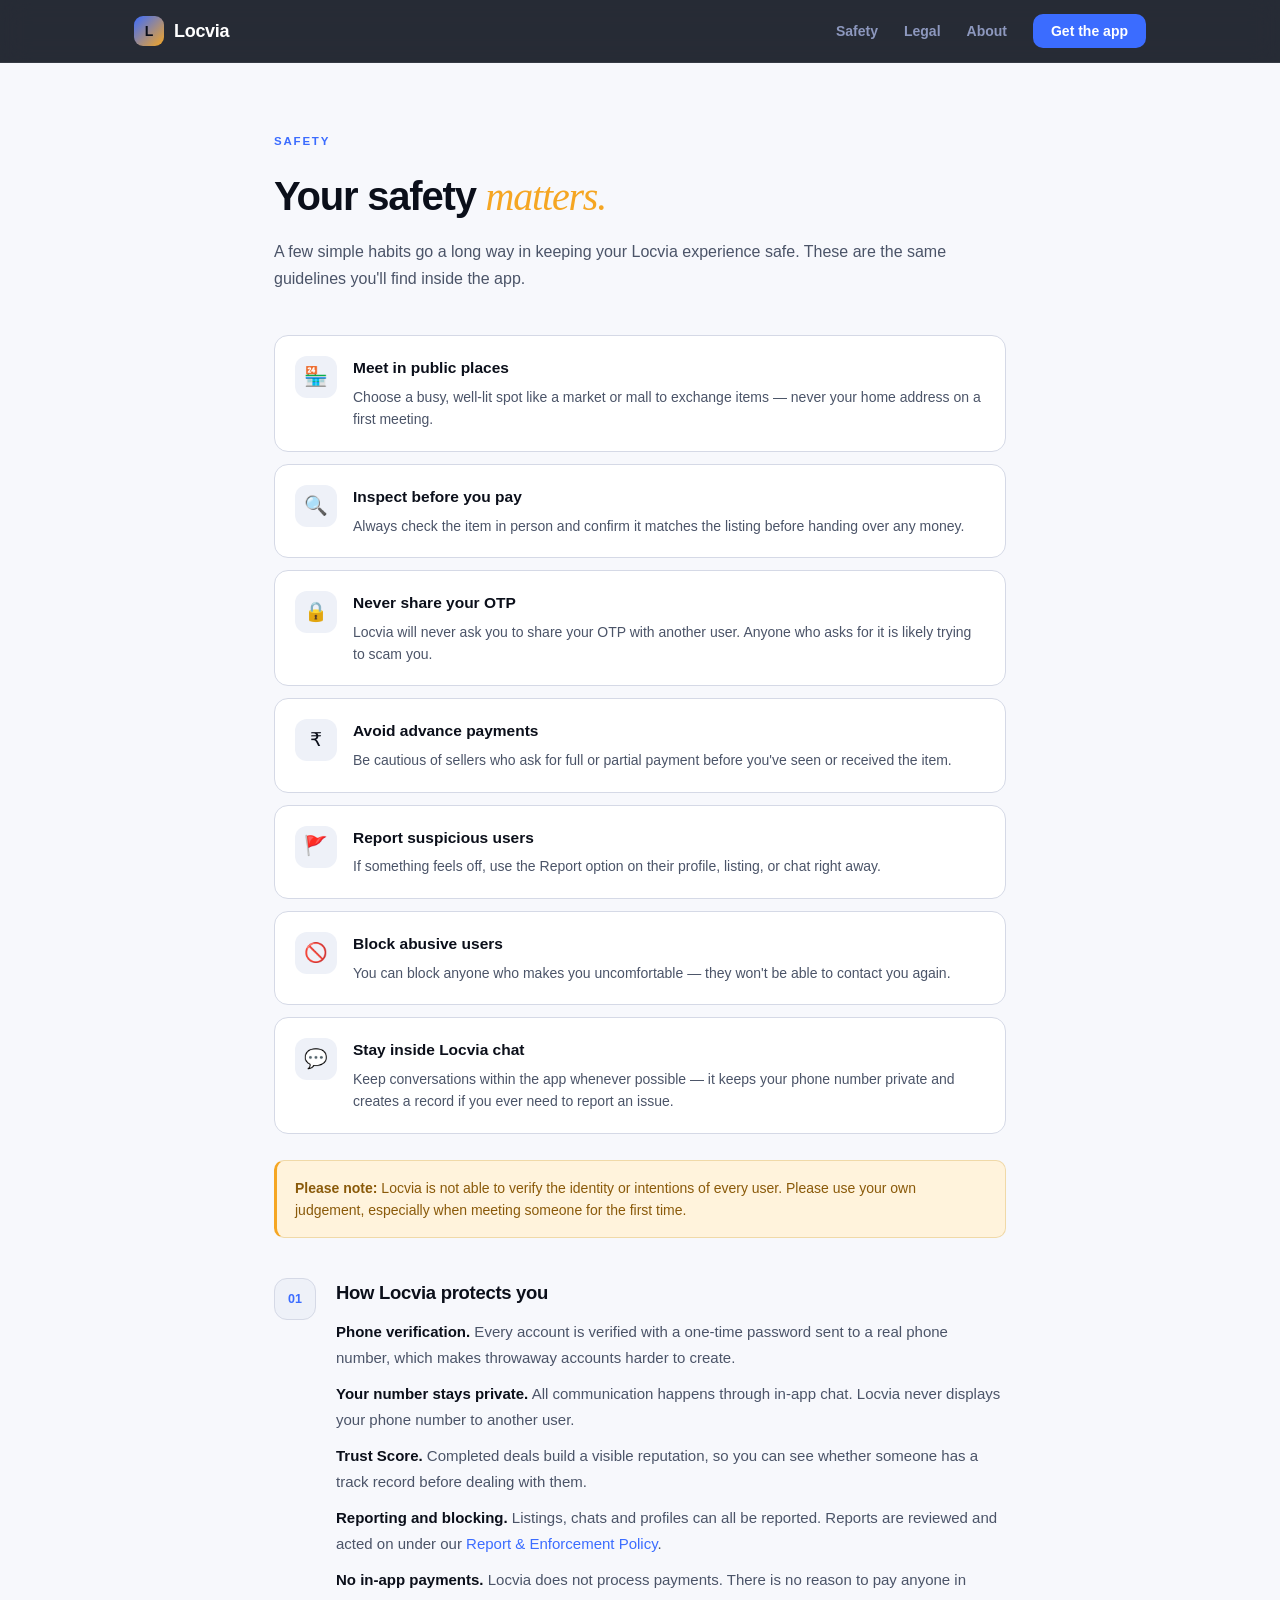
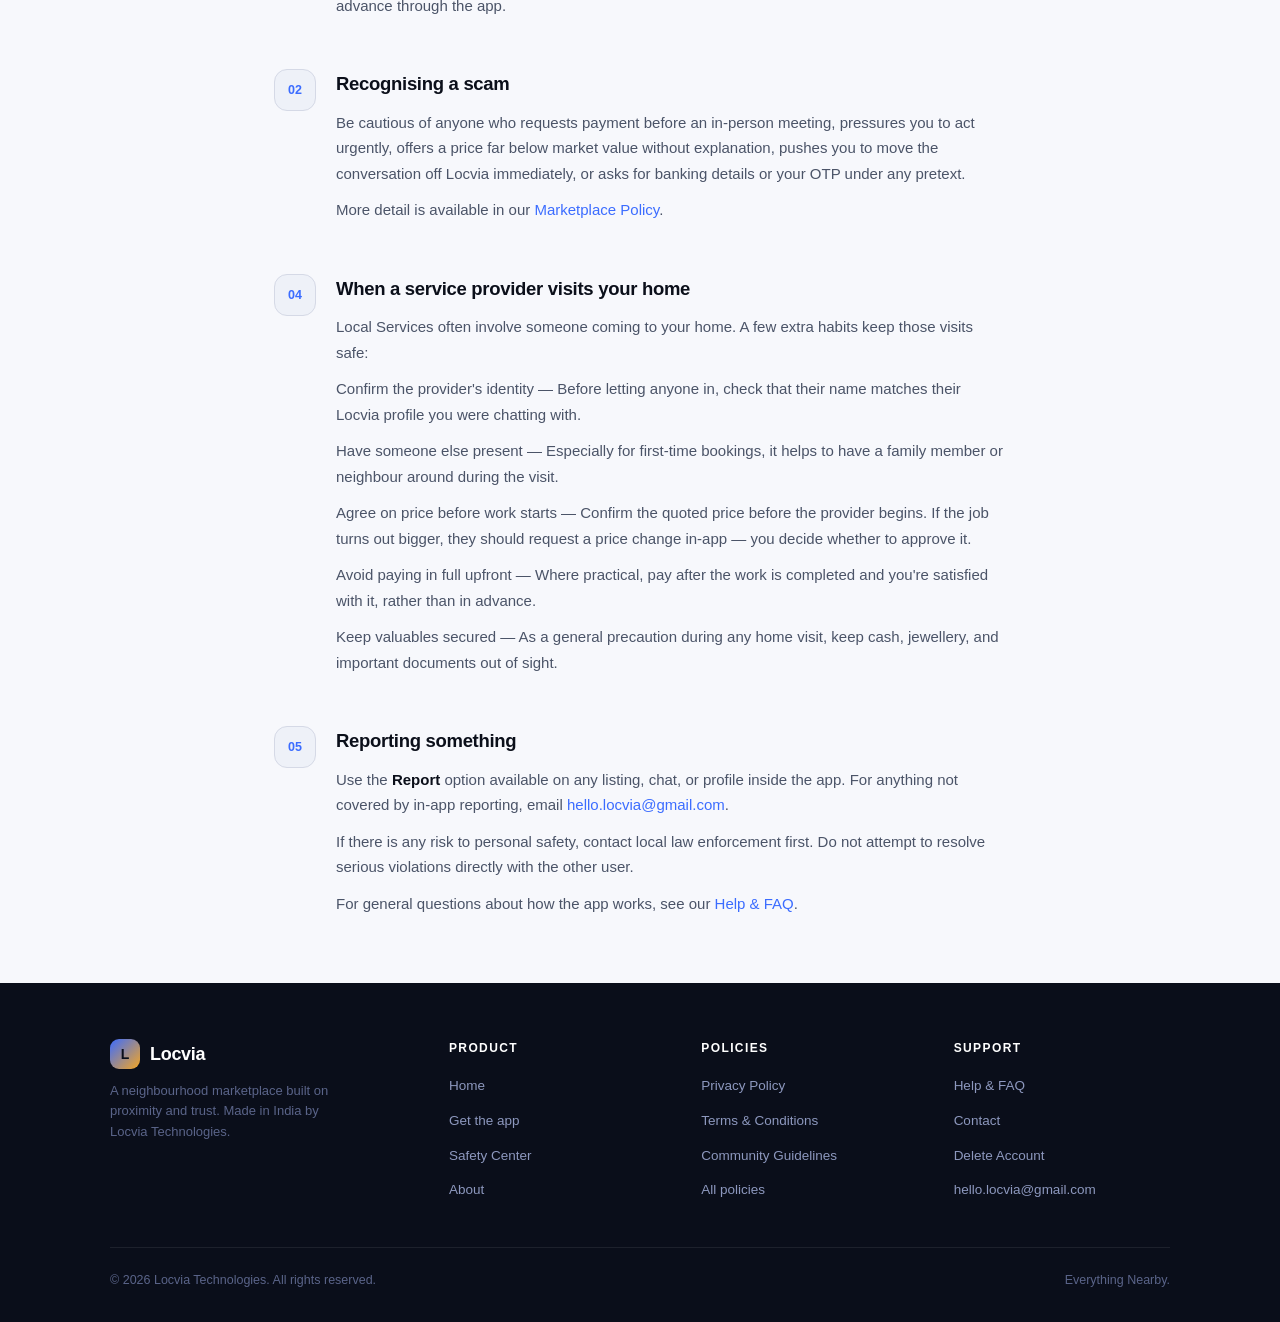
<file: safety.html>
<!DOCTYPE html>
<html lang="en-IN">
<head>
<meta charset="UTF-8">
<meta name="viewport" content="width=device-width, initial-scale=1.0">
<meta name="description" content="How to stay safe on Locvia, how we protect you, how to recognise scams and how to report a problem.">
<meta http-equiv="Content-Security-Policy" content="default-src 'self'; style-src 'self' 'unsafe-inline' https://fonts.googleapis.com; font-src https://fonts.gstatic.com; img-src 'self' data:; base-uri 'self'; form-action 'none'; frame-ancestors 'none'">
<meta property="og:title" content="Safety Center — Locvia">
<meta property="og:description" content="How to stay safe on Locvia, how we protect you, how to recognise scams and how to report a problem.">
<meta property="og:type" content="website">
<title>Safety Center — Locvia</title>
<link rel="preconnect" href="https://fonts.googleapis.com">
<link rel="preconnect" href="https://fonts.gstatic.com" crossorigin>
<link href="https://fonts.googleapis.com/css2?family=Plus+Jakarta+Sans:wght@400;500;600;700;800&family=Fraunces:ital,opsz,wght@1,9..144,500&display=swap" rel="stylesheet">
<link rel="stylesheet" href="style.css">
<link rel="icon" href="favicon.png" type="image/png">
<link rel="apple-touch-icon" href="favicon.png">

<meta name="referrer" content="strict-origin-when-cross-origin">
<link rel="canonical" href="https://locviahq.github.io/locvia-web/safety.html">
<meta property="og:image" content="https://locviahq.github.io/locvia-web/og-image.png">
<meta property="og:url" content="https://locviahq.github.io/locvia-web/safety.html">
<meta property="og:site_name" content="Locvia">
<meta name="twitter:card" content="summary_large_image">
<meta name="twitter:image" content="https://locviahq.github.io/locvia-web/og-image.png">
</head>
<body>
<nav class="navbar">
  <div class="nav-inner">
    <a href="index.html" class="nav-logo"><span class="nav-logo-mark" aria-hidden="true">L</span> Locvia</a>
    <ul class="nav-links">
      <li><a href="safety.html">Safety</a></li>
      <li class="hide-sm"><a href="legal.html">Legal</a></li>
      <li class="hide-sm"><a href="about.html">About</a></li>
      <li><a href="https://play.google.com/store/apps/details?id=com.locvia.app" class="nav-cta" rel="noopener">Get the app</a></li>
    </ul>
  </div>
</nav>
<div class="legal-wrap">
  <span class="eyebrow">Safety</span>
  <h1>Your safety <em>matters.</em></h1>
  <p class="legal-intro" style="margin-bottom:34px;">A few simple habits go a long way in keeping your Locvia experience safe. These are the same guidelines you'll find inside the app.</p>

  <div class="tip">
    <div class="tip-ico" aria-hidden="true">🏪</div>
    <div><h4>Meet in public places</h4><p>Choose a busy, well-lit spot like a market or mall to exchange items — never your home address on a first meeting.</p></div>
  </div>
  <div class="tip">
    <div class="tip-ico" aria-hidden="true">🔍</div>
    <div><h4>Inspect before you pay</h4><p>Always check the item in person and confirm it matches the listing before handing over any money.</p></div>
  </div>
  <div class="tip">
    <div class="tip-ico" aria-hidden="true">🔒</div>
    <div><h4>Never share your OTP</h4><p>Locvia will never ask you to share your OTP with another user. Anyone who asks for it is likely trying to scam you.</p></div>
  </div>
  <div class="tip">
    <div class="tip-ico" aria-hidden="true">₹</div>
    <div><h4>Avoid advance payments</h4><p>Be cautious of sellers who ask for full or partial payment before you've seen or received the item.</p></div>
  </div>
  <div class="tip">
    <div class="tip-ico" aria-hidden="true">🚩</div>
    <div><h4>Report suspicious users</h4><p>If something feels off, use the Report option on their profile, listing, or chat right away.</p></div>
  </div>
  <div class="tip">
    <div class="tip-ico" aria-hidden="true">🚫</div>
    <div><h4>Block abusive users</h4><p>You can block anyone who makes you uncomfortable — they won't be able to contact you again.</p></div>
  </div>
  <div class="tip">
    <div class="tip-ico" aria-hidden="true">💬</div>
    <div><h4>Stay inside Locvia chat</h4><p>Keep conversations within the app whenever possible — it keeps your phone number private and creates a record if you ever need to report an issue.</p></div>
  </div>

  <div class="callout" style="margin-top:26px;">
    <p><strong>Please note:</strong> Locvia is not able to verify the identity or intentions of every user. Please use your own judgement, especially when meeting someone for the first time.</p>
  </div>

  <div class="legal-section">
    <div class="legal-num">01</div>
    <div class="legal-body">
      <h2>How Locvia protects you</h2>
      <p><strong>Phone verification.</strong> Every account is verified with a one-time password sent to a real phone number, which makes throwaway accounts harder to create.</p>
      <p><strong>Your number stays private.</strong> All communication happens through in-app chat. Locvia never displays your phone number to another user.</p>
      <p><strong>Trust Score.</strong> Completed deals build a visible reputation, so you can see whether someone has a track record before dealing with them.</p>
      <p><strong>Reporting and blocking.</strong> Listings, chats and profiles can all be reported. Reports are reviewed and acted on under our <a href="enforcement.html">Report &amp; Enforcement Policy</a>.</p>
      <p><strong>No in-app payments.</strong> Locvia does not process payments. There is no reason to pay anyone in advance through the app.</p>
    </div>
  </div>

  <div class="legal-section">
    <div class="legal-num">02</div>
    <div class="legal-body">
      <h2>Recognising a scam</h2>
      <p>Be cautious of anyone who requests payment before an in-person meeting, pressures you to act urgently, offers a price far below market value without explanation, pushes you to move the conversation off Locvia immediately, or asks for banking details or your OTP under any pretext.</p>
      <p>More detail is available in our <a href="marketplace.html">Marketplace Policy</a>.</p>
    </div>
  </div>

    <div class="legal-section">
    <div class="legal-num">04</div>
    <div class="legal-body">
      <h2>When a service provider visits your home</h2>
      <p>Local Services often involve someone coming to your home. A few extra habits keep those visits safe:</p>
      <p>Confirm the provider's identity — Before letting anyone in, check that their name matches their Locvia profile you were chatting with.</p>
      <p>Have someone else present — Especially for first-time bookings, it helps to have a family member or neighbour around during the visit.</p>
      <p>Agree on price before work starts — Confirm the quoted price before the provider begins. If the job turns out bigger, they should request a price change in-app — you decide whether to approve it.</p>
      <p>Avoid paying in full upfront — Where practical, pay after the work is completed and you're satisfied with it, rather than in advance.</p>
      <p>Keep valuables secured — As a general precaution during any home visit, keep cash, jewellery, and important documents out of sight.</p>
    </div>
  </div>
<div class="legal-section">
    <div class="legal-num">05</div>
    <div class="legal-body">
      <h2>Reporting something</h2>
      <p>Use the <strong>Report</strong> option available on any listing, chat, or profile inside the app. For anything not covered by in-app reporting, email <a href="mailto:hello.locvia@gmail.com">hello.locvia@gmail.com</a>.</p>
      <p>If there is any risk to personal safety, contact local law enforcement first. Do not attempt to resolve serious violations directly with the other user.</p>
      <p>For general questions about how the app works, see our <a href="help.html">Help &amp; FAQ</a>.</p>
    </div>
  </div>
</div>
<footer class="site-footer">
  <div class="footer-inner">
    <div class="footer-cols">
      <div class="footer-brand">
        <a href="index.html" class="nav-logo"><span class="nav-logo-mark" aria-hidden="true">L</span> Locvia</a>
        <p>A neighbourhood marketplace built on proximity and trust. Made in India by Locvia Technologies.</p>
      </div>
      <div class="footer-col">
        <h5>Product</h5>
        <ul>
          <li><a href="index.html">Home</a></li>
          <li><a href="https://play.google.com/store/apps/details?id=com.locvia.app" rel="noopener">Get the app</a></li>
          <li><a href="safety.html">Safety Center</a></li>
          <li><a href="about.html">About</a></li>
        </ul>
      </div>
      <div class="footer-col">
        <h5>Policies</h5>
        <ul>
          <li><a href="privacy.html">Privacy Policy</a></li>
          <li><a href="terms.html">Terms &amp; Conditions</a></li>
          <li><a href="guidelines.html">Community Guidelines</a></li>
          <li><a href="legal.html">All policies</a></li>
        </ul>
      </div>
      <div class="footer-col">
        <h5>Support</h5>
        <ul>
          <li><a href="help.html">Help &amp; FAQ</a></li>
          <li><a href="contact.html">Contact</a></li>
          <li><a href="delete-account.html">Delete Account</a></li>
          <li><a href="mailto:hello.locvia@gmail.com">hello.locvia@gmail.com</a></li>
        </ul>
      </div>
    </div>
    <div class="footer-bottom">
      <span>&copy; 2026 Locvia Technologies. All rights reserved.</span>
      <span>Everything Nearby.</span>
    </div>
  </div>
</footer>
</body>
</html>
</file>
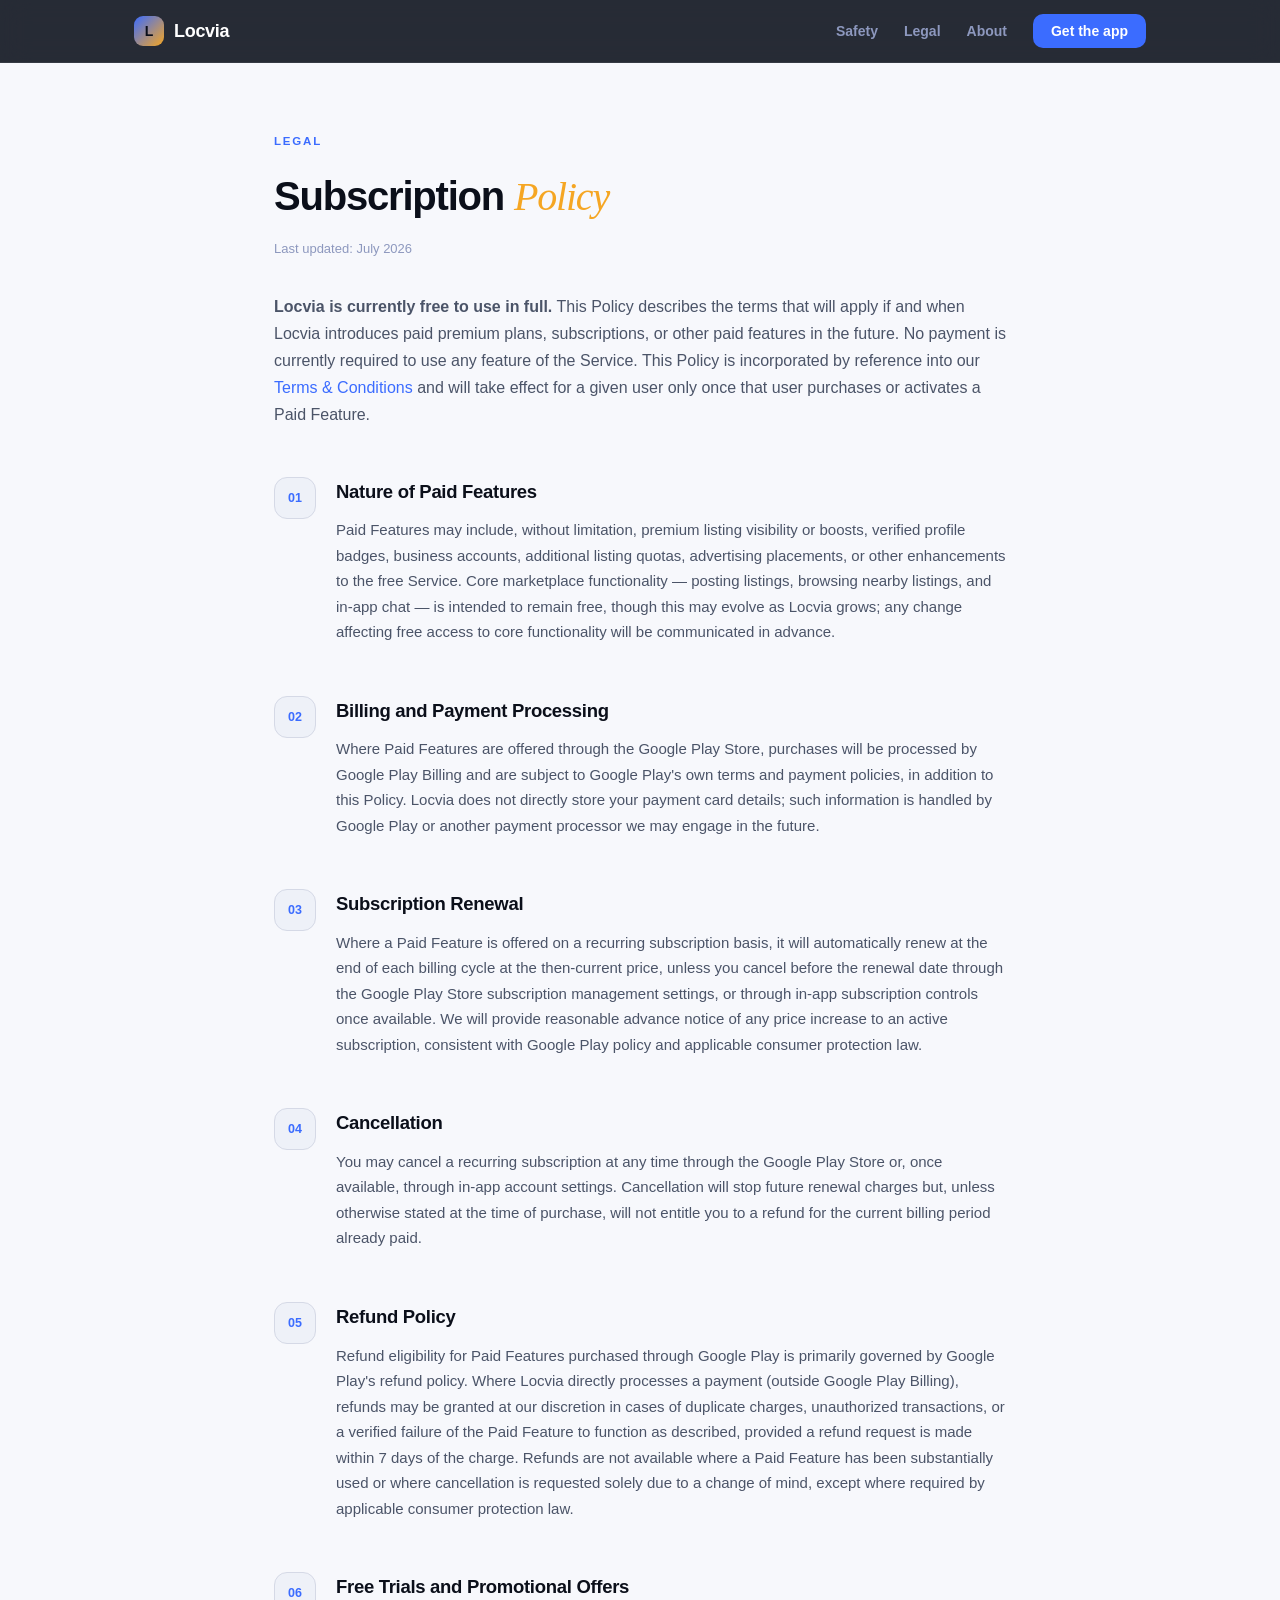
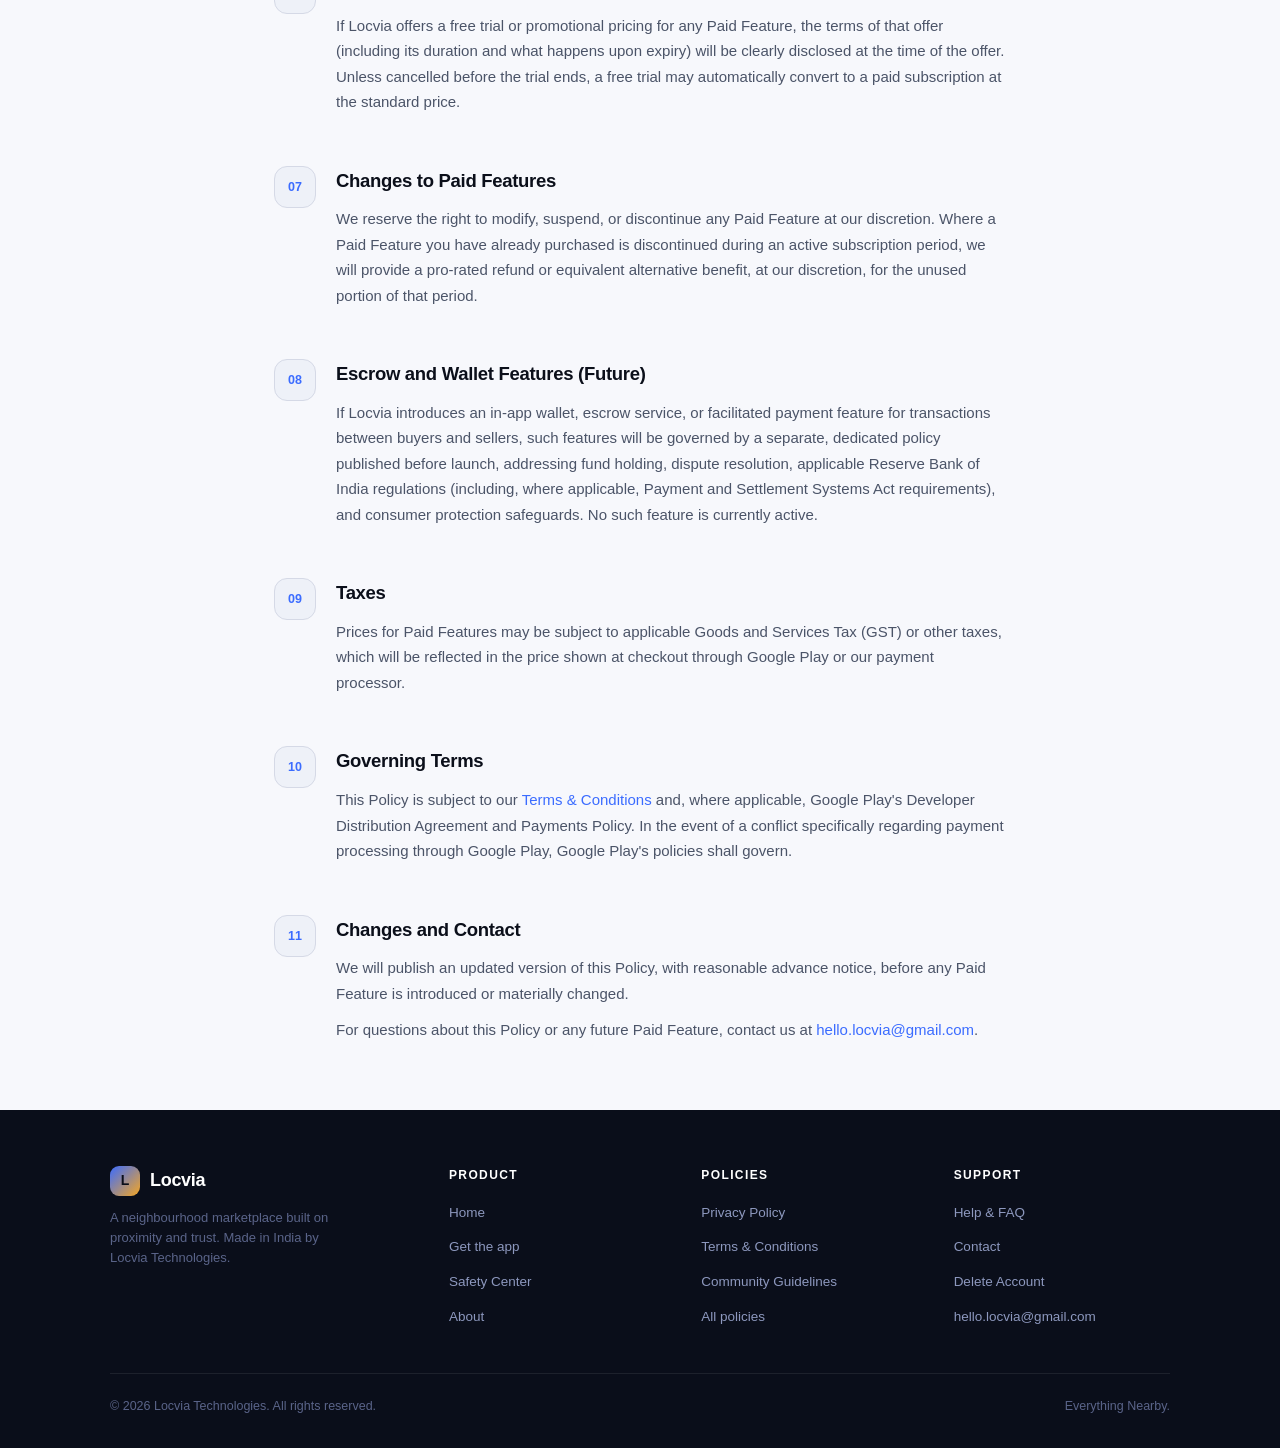
<file: subscription.html>
<!DOCTYPE html>
<html lang="en-IN">
<head>
<meta charset="UTF-8">
<meta name="viewport" content="width=device-width, initial-scale=1.0">
<meta name="description" content="Terms that will apply if and when Locvia introduces paid features. Locvia is currently free.">
<meta http-equiv="Content-Security-Policy" content="default-src 'self'; style-src 'self' 'unsafe-inline' https://fonts.googleapis.com; font-src https://fonts.gstatic.com; img-src 'self' data:; base-uri 'self'; form-action 'none'; frame-ancestors 'none'">
<meta property="og:title" content="Subscription Policy — Locvia">
<meta property="og:description" content="Terms that will apply if and when Locvia introduces paid features. Locvia is currently free.">
<meta property="og:type" content="website">
<title>Subscription Policy — Locvia</title>
<link rel="preconnect" href="https://fonts.googleapis.com">
<link rel="preconnect" href="https://fonts.gstatic.com" crossorigin>
<link href="https://fonts.googleapis.com/css2?family=Plus+Jakarta+Sans:wght@400;500;600;700;800&family=Fraunces:ital,opsz,wght@1,9..144,500&display=swap" rel="stylesheet">
<link rel="stylesheet" href="style.css">
<link rel="icon" href="favicon.png" type="image/png">
<link rel="apple-touch-icon" href="favicon.png">

<meta name="referrer" content="strict-origin-when-cross-origin">
<link rel="canonical" href="https://locviahq.github.io/locvia-web/subscription.html">
<meta property="og:image" content="https://locviahq.github.io/locvia-web/og-image.png">
<meta property="og:url" content="https://locviahq.github.io/locvia-web/subscription.html">
<meta property="og:site_name" content="Locvia">
<meta name="twitter:card" content="summary_large_image">
<meta name="twitter:image" content="https://locviahq.github.io/locvia-web/og-image.png">
</head>
<body>
<nav class="navbar">
  <div class="nav-inner">
    <a href="index.html" class="nav-logo"><span class="nav-logo-mark" aria-hidden="true">L</span> Locvia</a>
    <ul class="nav-links">
      <li><a href="safety.html">Safety</a></li>
      <li class="hide-sm"><a href="legal.html">Legal</a></li>
      <li class="hide-sm"><a href="about.html">About</a></li>
      <li><a href="https://play.google.com/store/apps/details?id=com.locvia.app" class="nav-cta" rel="noopener">Get the app</a></li>
    </ul>
  </div>
</nav>
<div class="legal-wrap">
  <span class="eyebrow">Legal</span>
  <h1>Subscription <em>Policy</em></h1>
  <p class="legal-updated">Last updated: July 2026</p>
  <p class="legal-intro"><strong>Locvia is currently free to use in full.</strong> This Policy describes the terms that will apply if and when Locvia introduces paid premium plans, subscriptions, or other paid features in the future. No payment is currently required to use any feature of the Service. This Policy is incorporated by reference into our <a href='terms.html'>Terms &amp; Conditions</a> and will take effect for a given user only once that user purchases or activates a Paid Feature.</p>

  <div class="legal-section">
    <div class="legal-num">01</div>
    <div class="legal-body">
      <h2>Nature of Paid Features</h2>
      <p>Paid Features may include, without limitation, premium listing visibility or boosts, verified profile badges, business accounts, additional listing quotas, advertising placements, or other enhancements to the free Service. Core marketplace functionality — posting listings, browsing nearby listings, and in-app chat — is intended to remain free, though this may evolve as Locvia grows; any change affecting free access to core functionality will be communicated in advance.</p>
    </div>
  </div>
  <div class="legal-section">
    <div class="legal-num">02</div>
    <div class="legal-body">
      <h2>Billing and Payment Processing</h2>
      <p>Where Paid Features are offered through the Google Play Store, purchases will be processed by Google Play Billing and are subject to Google Play's own terms and payment policies, in addition to this Policy. Locvia does not directly store your payment card details; such information is handled by Google Play or another payment processor we may engage in the future.</p>
    </div>
  </div>
  <div class="legal-section">
    <div class="legal-num">03</div>
    <div class="legal-body">
      <h2>Subscription Renewal</h2>
      <p>Where a Paid Feature is offered on a recurring subscription basis, it will automatically renew at the end of each billing cycle at the then-current price, unless you cancel before the renewal date through the Google Play Store subscription management settings, or through in-app subscription controls once available. We will provide reasonable advance notice of any price increase to an active subscription, consistent with Google Play policy and applicable consumer protection law.</p>
    </div>
  </div>
  <div class="legal-section">
    <div class="legal-num">04</div>
    <div class="legal-body">
      <h2>Cancellation</h2>
      <p>You may cancel a recurring subscription at any time through the Google Play Store or, once available, through in-app account settings. Cancellation will stop future renewal charges but, unless otherwise stated at the time of purchase, will not entitle you to a refund for the current billing period already paid.</p>
    </div>
  </div>
  <div class="legal-section">
    <div class="legal-num">05</div>
    <div class="legal-body">
      <h2>Refund Policy</h2>
      <p>Refund eligibility for Paid Features purchased through Google Play is primarily governed by Google Play's refund policy. Where Locvia directly processes a payment (outside Google Play Billing), refunds may be granted at our discretion in cases of duplicate charges, unauthorized transactions, or a verified failure of the Paid Feature to function as described, provided a refund request is made within 7 days of the charge. Refunds are not available where a Paid Feature has been substantially used or where cancellation is requested solely due to a change of mind, except where required by applicable consumer protection law.</p>
    </div>
  </div>
  <div class="legal-section">
    <div class="legal-num">06</div>
    <div class="legal-body">
      <h2>Free Trials and Promotional Offers</h2>
      <p>If Locvia offers a free trial or promotional pricing for any Paid Feature, the terms of that offer (including its duration and what happens upon expiry) will be clearly disclosed at the time of the offer. Unless cancelled before the trial ends, a free trial may automatically convert to a paid subscription at the standard price.</p>
    </div>
  </div>
  <div class="legal-section">
    <div class="legal-num">07</div>
    <div class="legal-body">
      <h2>Changes to Paid Features</h2>
      <p>We reserve the right to modify, suspend, or discontinue any Paid Feature at our discretion. Where a Paid Feature you have already purchased is discontinued during an active subscription period, we will provide a pro-rated refund or equivalent alternative benefit, at our discretion, for the unused portion of that period.</p>
    </div>
  </div>
  <div class="legal-section">
    <div class="legal-num">08</div>
    <div class="legal-body">
      <h2>Escrow and Wallet Features (Future)</h2>
      <p>If Locvia introduces an in-app wallet, escrow service, or facilitated payment feature for transactions between buyers and sellers, such features will be governed by a separate, dedicated policy published before launch, addressing fund holding, dispute resolution, applicable Reserve Bank of India regulations (including, where applicable, Payment and Settlement Systems Act requirements), and consumer protection safeguards. No such feature is currently active.</p>
    </div>
  </div>
  <div class="legal-section">
    <div class="legal-num">09</div>
    <div class="legal-body">
      <h2>Taxes</h2>
      <p>Prices for Paid Features may be subject to applicable Goods and Services Tax (GST) or other taxes, which will be reflected in the price shown at checkout through Google Play or our payment processor.</p>
    </div>
  </div>
  <div class="legal-section">
    <div class="legal-num">10</div>
    <div class="legal-body">
      <h2>Governing Terms</h2>
      <p>This Policy is subject to our <a href="terms.html">Terms &amp; Conditions</a> and, where applicable, Google Play's Developer Distribution Agreement and Payments Policy. In the event of a conflict specifically regarding payment processing through Google Play, Google Play's policies shall govern.</p>
    </div>
  </div>
  <div class="legal-section">
    <div class="legal-num">11</div>
    <div class="legal-body">
      <h2>Changes and Contact</h2>
      <p>We will publish an updated version of this Policy, with reasonable advance notice, before any Paid Feature is introduced or materially changed.</p>
      <p>For questions about this Policy or any future Paid Feature, contact us at <a href="mailto:hello.locvia@gmail.com">hello.locvia@gmail.com</a>.</p>
    </div>
  </div>
</div>
<footer class="site-footer">
  <div class="footer-inner">
    <div class="footer-cols">
      <div class="footer-brand">
        <a href="index.html" class="nav-logo"><span class="nav-logo-mark" aria-hidden="true">L</span> Locvia</a>
        <p>A neighbourhood marketplace built on proximity and trust. Made in India by Locvia Technologies.</p>
      </div>
      <div class="footer-col">
        <h5>Product</h5>
        <ul>
          <li><a href="index.html">Home</a></li>
          <li><a href="https://play.google.com/store/apps/details?id=com.locvia.app" rel="noopener">Get the app</a></li>
          <li><a href="safety.html">Safety Center</a></li>
          <li><a href="about.html">About</a></li>
        </ul>
      </div>
      <div class="footer-col">
        <h5>Policies</h5>
        <ul>
          <li><a href="privacy.html">Privacy Policy</a></li>
          <li><a href="terms.html">Terms &amp; Conditions</a></li>
          <li><a href="guidelines.html">Community Guidelines</a></li>
          <li><a href="legal.html">All policies</a></li>
        </ul>
      </div>
      <div class="footer-col">
        <h5>Support</h5>
        <ul>
          <li><a href="help.html">Help &amp; FAQ</a></li>
          <li><a href="contact.html">Contact</a></li>
          <li><a href="delete-account.html">Delete Account</a></li>
          <li><a href="mailto:hello.locvia@gmail.com">hello.locvia@gmail.com</a></li>
        </ul>
      </div>
    </div>
    <div class="footer-bottom">
      <span>&copy; 2026 Locvia Technologies. All rights reserved.</span>
      <span>Everything Nearby.</span>
    </div>
  </div>
</footer>
</body>
</html>
</file>
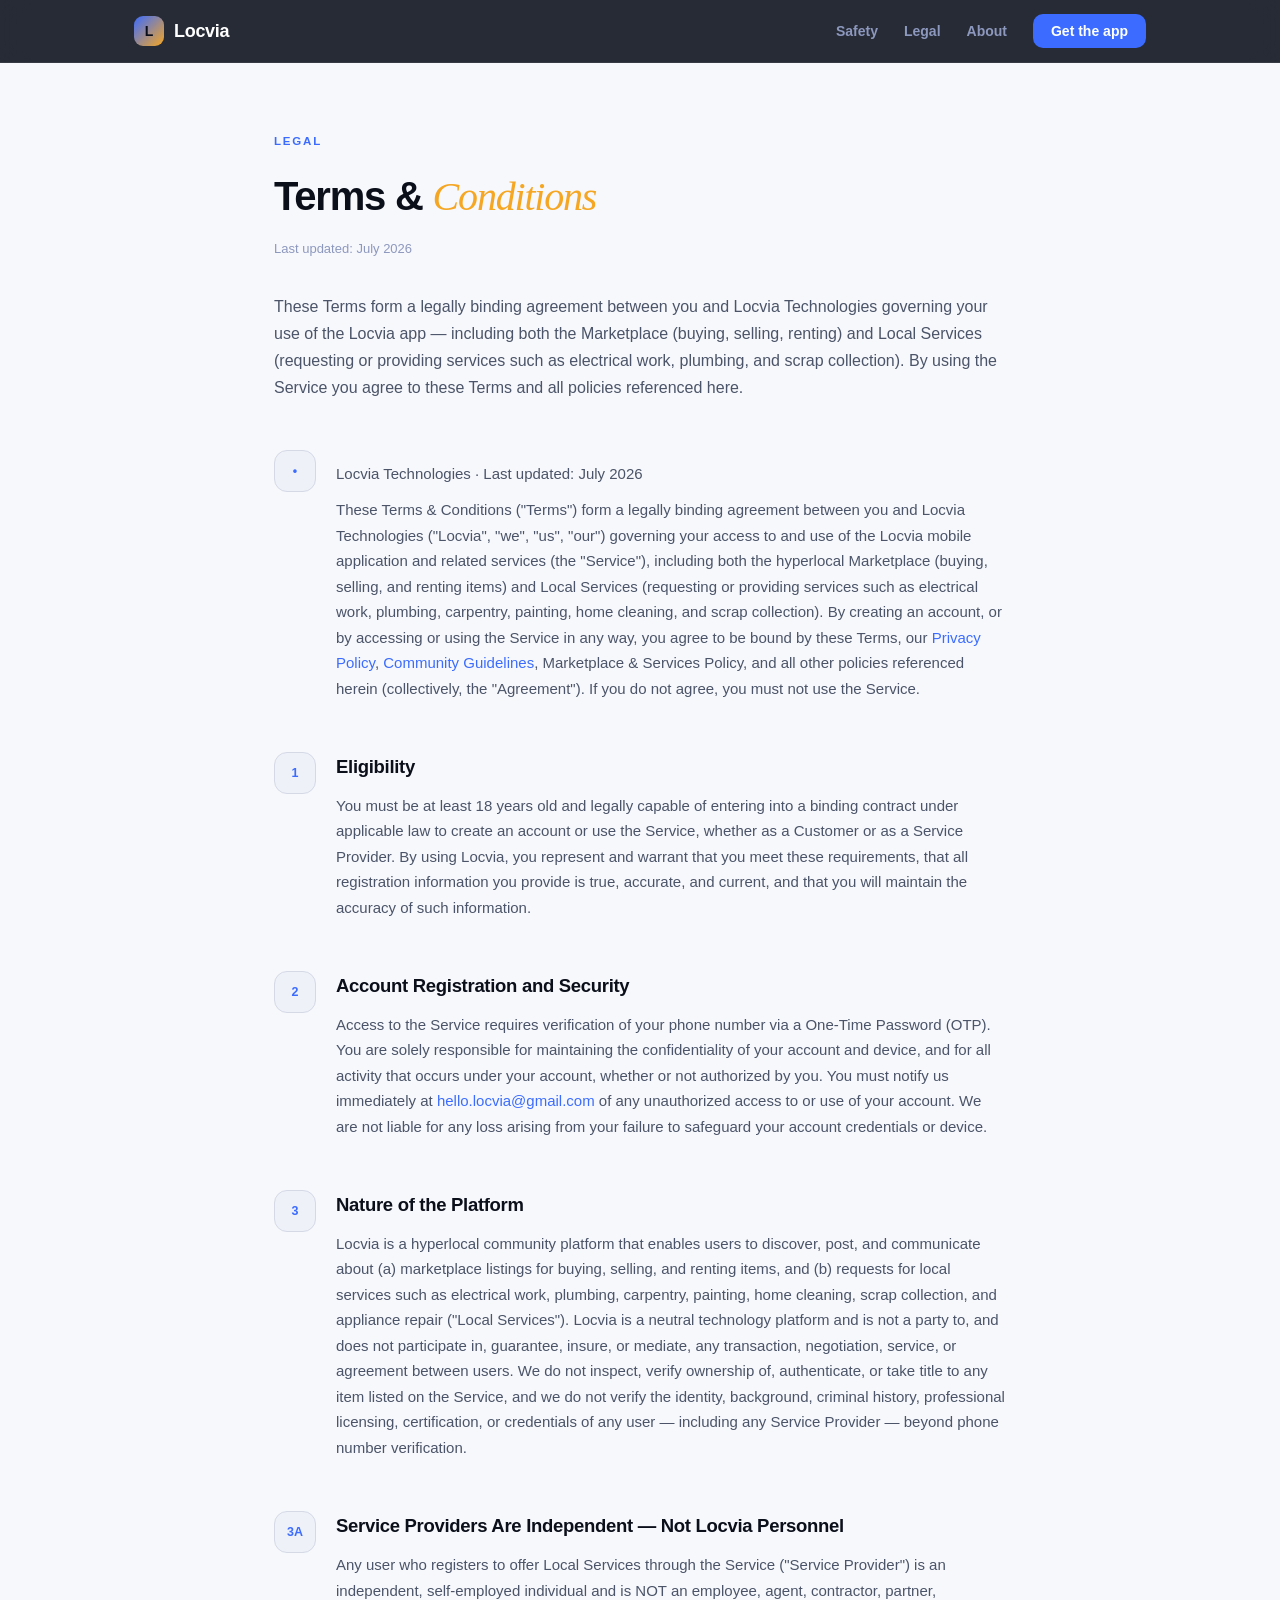
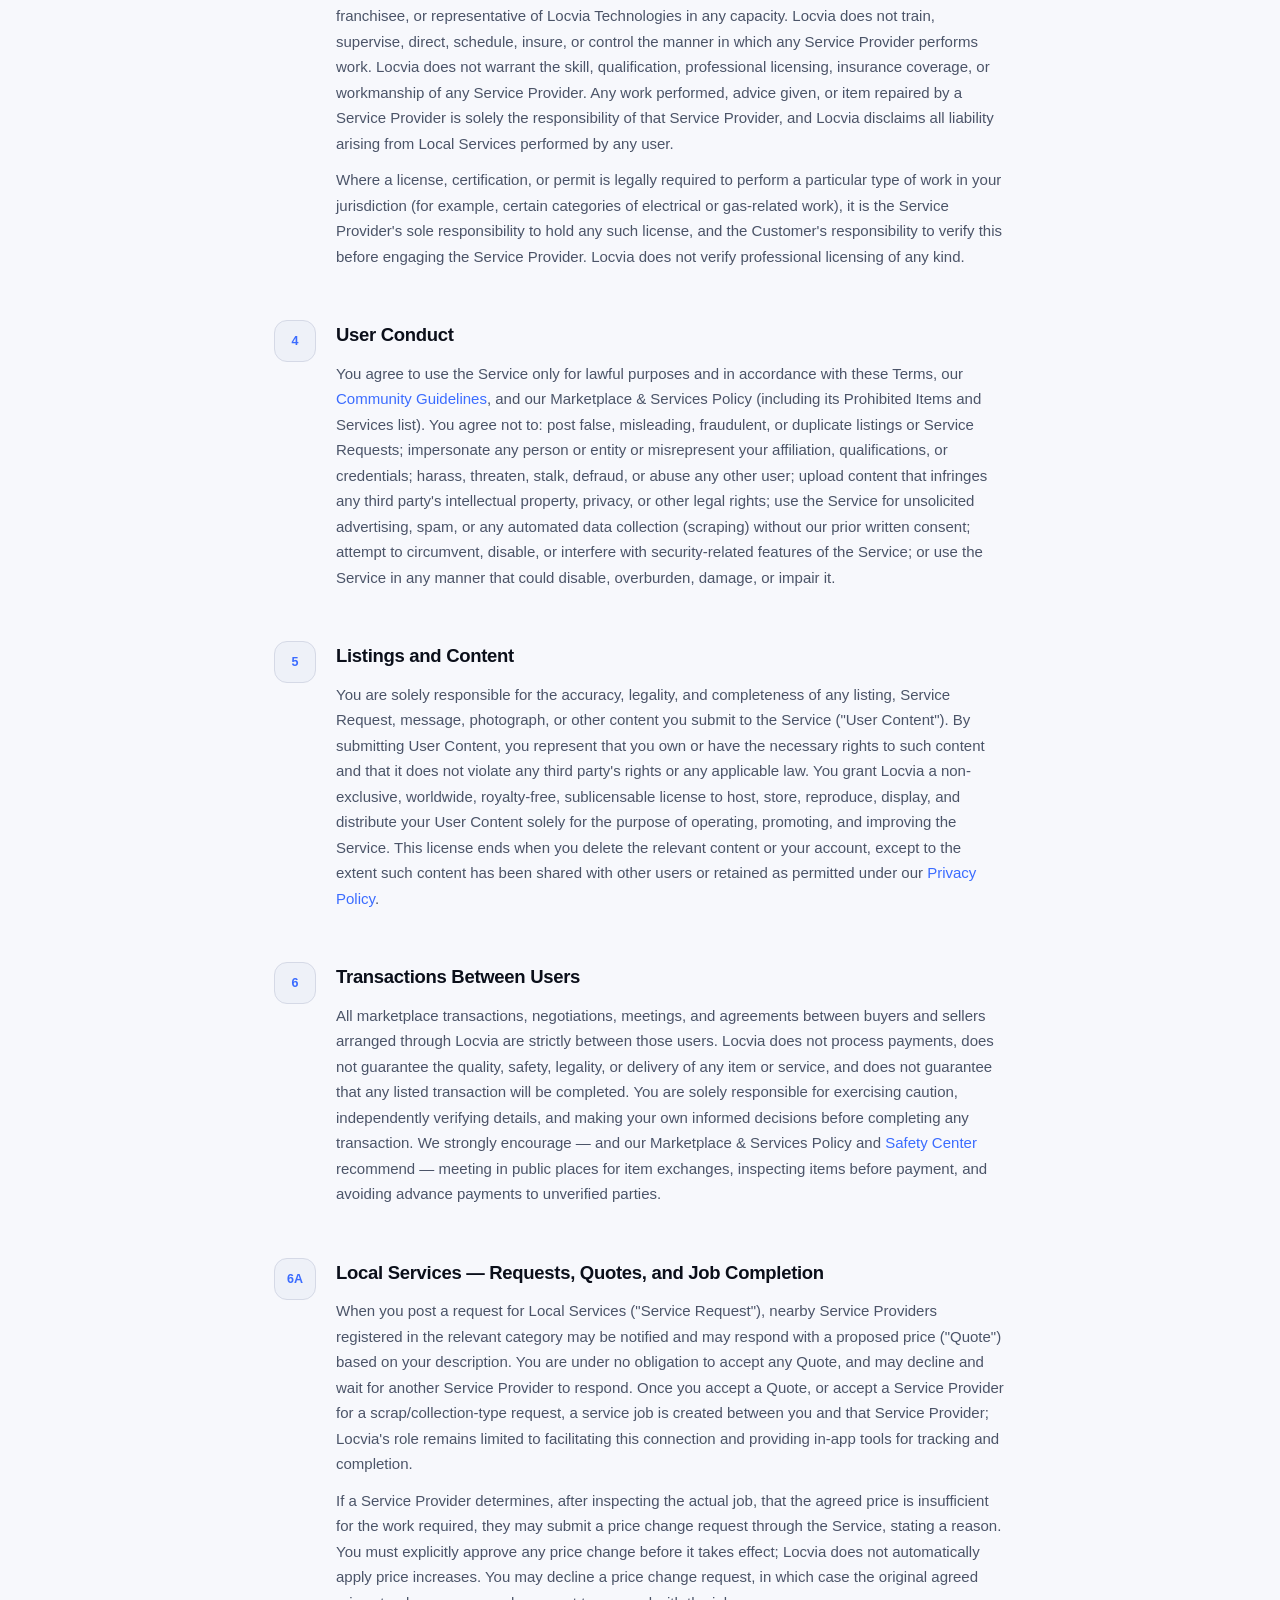
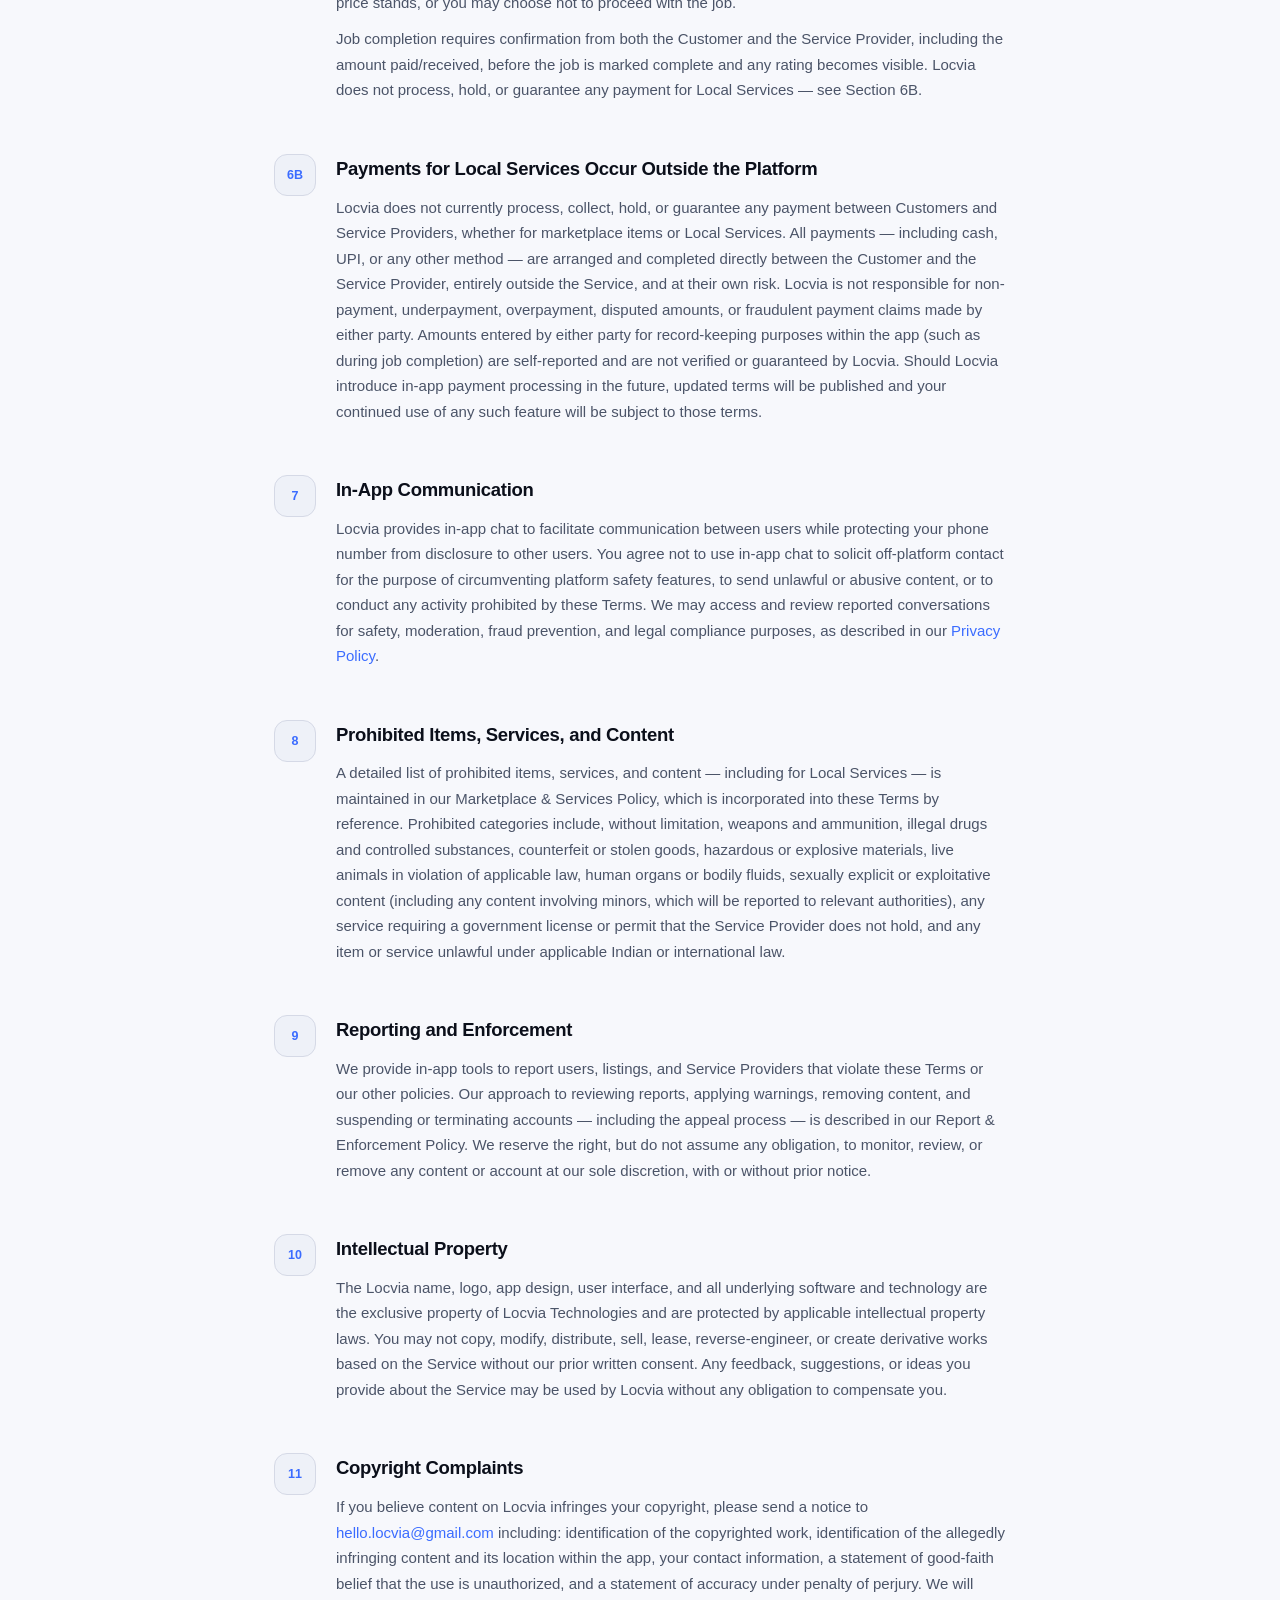
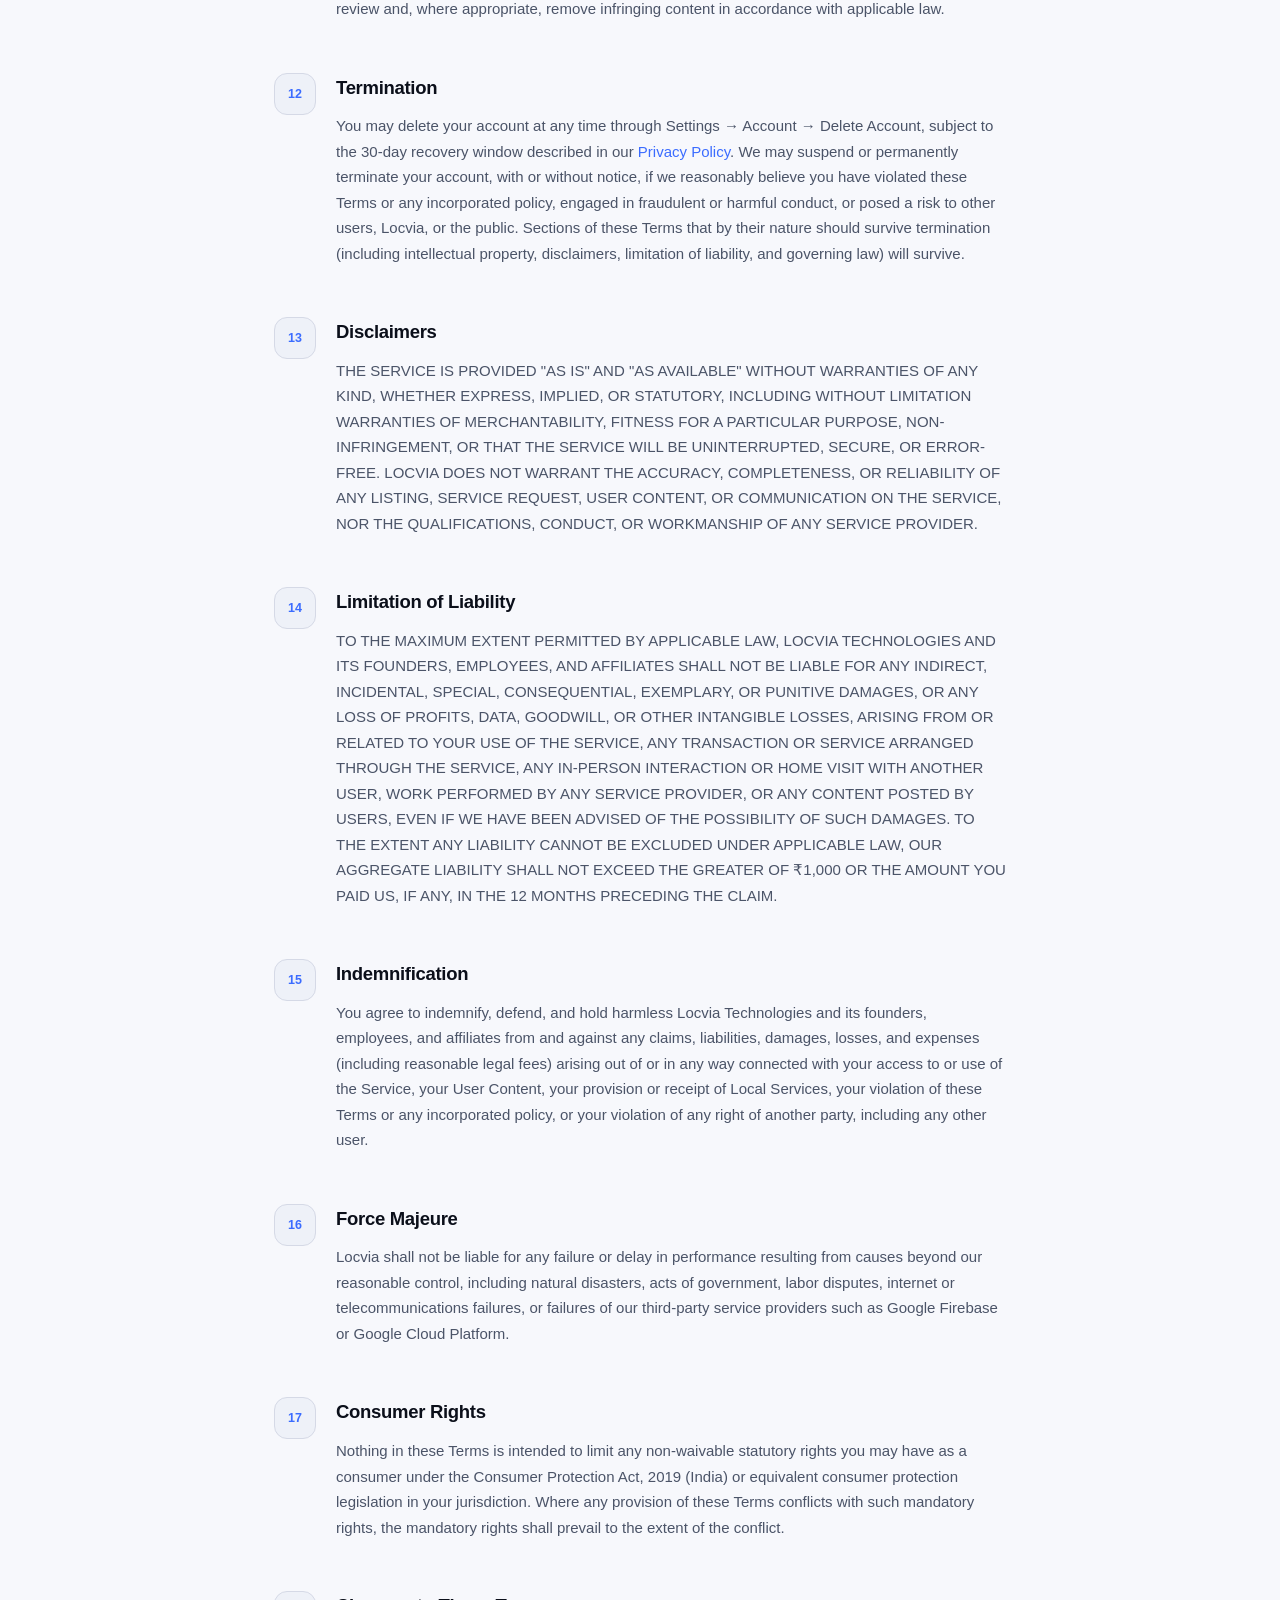
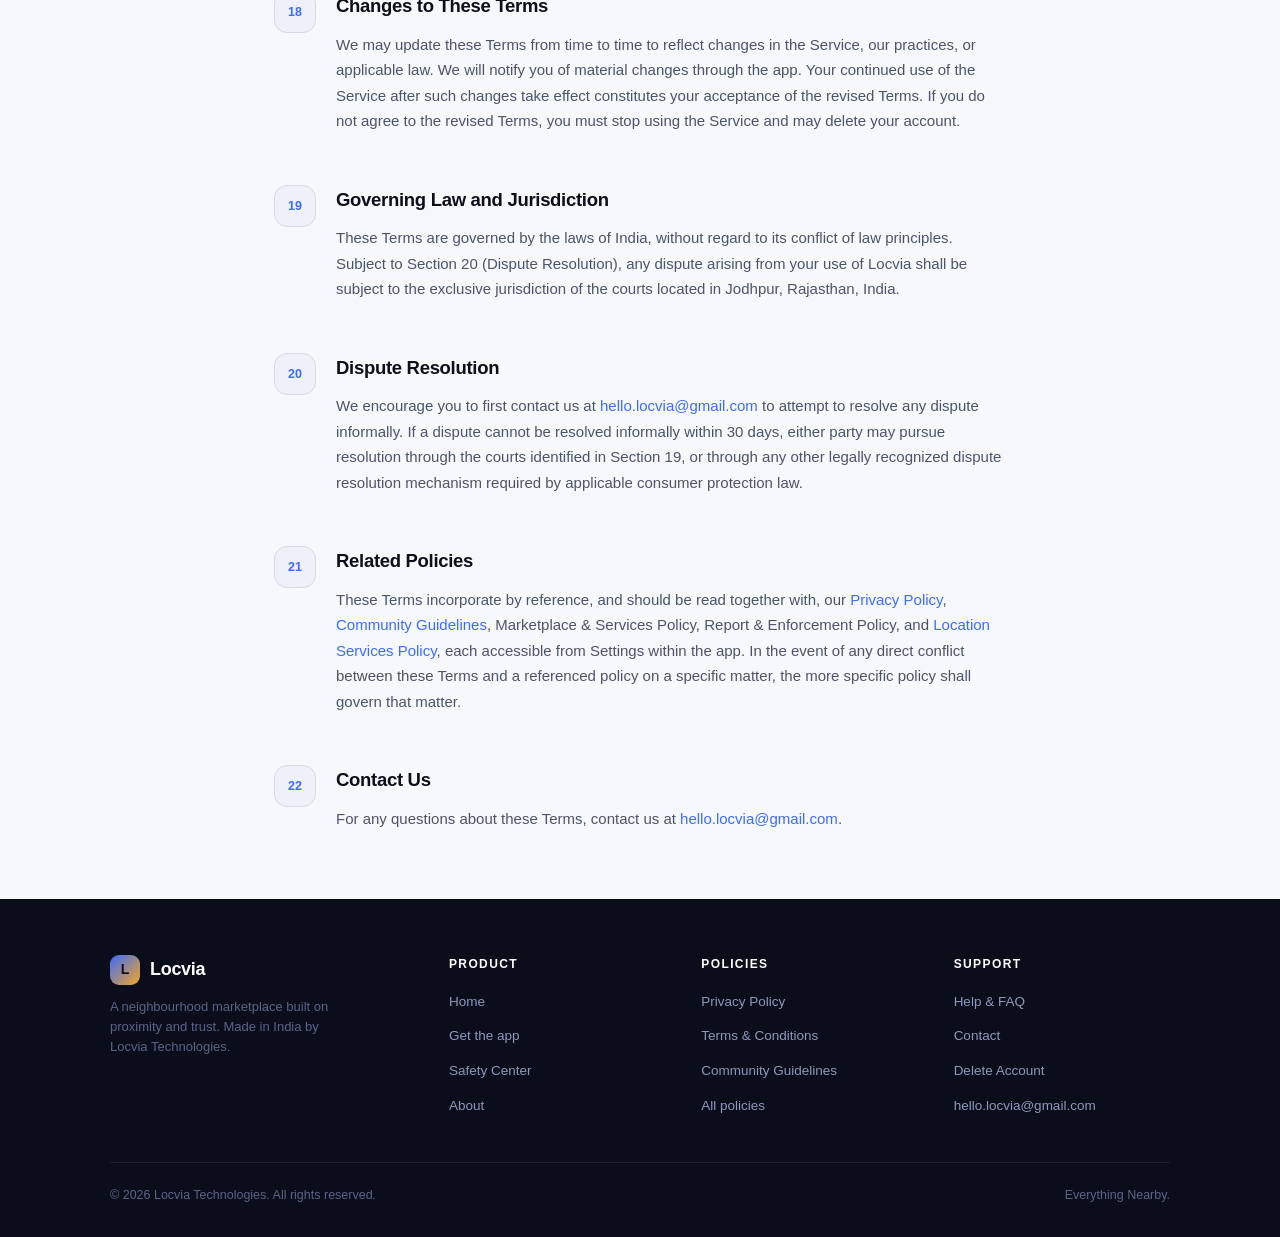
<file: terms.html>
<!DOCTYPE html>
<html lang="en-IN">
<head>
<meta charset="UTF-8">
<meta name="viewport" content="width=device-width, initial-scale=1.0">
<meta name="description" content="The agreement between you and Locvia Technologies when you use the Locvia app.">
<meta http-equiv="Content-Security-Policy" content="default-src 'self'; style-src 'self' 'unsafe-inline' https://fonts.googleapis.com; font-src https://fonts.gstatic.com; img-src 'self' data:; base-uri 'self'; form-action 'none'; frame-ancestors 'none'">
<meta property="og:title" content="Terms & Conditions — Locvia">
<meta property="og:description" content="The agreement between you and Locvia Technologies when you use the Locvia app.">
<meta property="og:type" content="website">
<title>Terms & Conditions — Locvia</title>
<link rel="preconnect" href="https://fonts.googleapis.com">
<link rel="preconnect" href="https://fonts.gstatic.com" crossorigin>
<link href="https://fonts.googleapis.com/css2?family=Plus+Jakarta+Sans:wght@400;500;600;700;800&family=Fraunces:ital,opsz,wght@1,9..144,500&display=swap" rel="stylesheet">
<link rel="stylesheet" href="style.css">
<link rel="icon" href="favicon.png" type="image/png">
<link rel="apple-touch-icon" href="favicon.png">

<meta name="referrer" content="strict-origin-when-cross-origin">
<link rel="canonical" href="https://locviahq.github.io/locvia-web/terms.html">
<meta property="og:image" content="https://locviahq.github.io/locvia-web/og-image.png">
<meta property="og:url" content="https://locviahq.github.io/locvia-web/terms.html">
<meta property="og:site_name" content="Locvia">
<meta name="twitter:card" content="summary_large_image">
<meta name="twitter:image" content="https://locviahq.github.io/locvia-web/og-image.png">
</head>
<body>
<nav class="navbar">
  <div class="nav-inner">
    <a href="index.html" class="nav-logo"><span class="nav-logo-mark" aria-hidden="true">L</span> Locvia</a>
    <ul class="nav-links">
      <li><a href="safety.html">Safety</a></li>
      <li class="hide-sm"><a href="legal.html">Legal</a></li>
      <li class="hide-sm"><a href="about.html">About</a></li>
      <li><a href="https://play.google.com/store/apps/details?id=com.locvia.app" class="nav-cta" rel="noopener">Get the app</a></li>
    </ul>
  </div>
</nav>
<div class="legal-wrap">
  <span class="eyebrow">Legal</span>
  <h1>Terms &amp; <em>Conditions</em></h1>
  <p class="legal-updated">Last updated: July 2026</p>
  <p class="legal-intro">These Terms form a legally binding agreement between you and Locvia Technologies governing your use of the Locvia app — including both the Marketplace (buying, selling, renting) and Local Services (requesting or providing services such as electrical work, plumbing, and scrap collection). By using the Service you agree to these Terms and all policies referenced here.</p>

      <div class="legal-section">
    <div class="legal-num">•</div>
    <div class="legal-body">
      <h2></h2>
      <p>Locvia Technologies · Last updated: July 2026</p>
      <p>These Terms & Conditions ("Terms") form a legally binding agreement between you and Locvia Technologies ("Locvia", "we", "us", "our") governing your access to and use of the Locvia mobile application and related services (the "Service"), including both the hyperlocal Marketplace (buying, selling, and renting items) and Local Services (requesting or providing services such as electrical work, plumbing, carpentry, painting, home cleaning, and scrap collection). By creating an account, or by accessing or using the Service in any way, you agree to be bound by these Terms, our <a href="privacy.html">Privacy Policy</a>, <a href="guidelines.html">Community Guidelines</a>, Marketplace & Services Policy, and all other policies referenced herein (collectively, the "Agreement"). If you do not agree, you must not use the Service.</p>
    </div>
  </div>
  <div class="legal-section">
    <div class="legal-num">1</div>
    <div class="legal-body">
      <h2>Eligibility</h2>
      <p>You must be at least 18 years old and legally capable of entering into a binding contract under applicable law to create an account or use the Service, whether as a Customer or as a Service Provider. By using Locvia, you represent and warrant that you meet these requirements, that all registration information you provide is true, accurate, and current, and that you will maintain the accuracy of such information.</p>
    </div>
  </div>
  <div class="legal-section">
    <div class="legal-num">2</div>
    <div class="legal-body">
      <h2>Account Registration and Security</h2>
      <p>Access to the Service requires verification of your phone number via a One-Time Password (OTP). You are solely responsible for maintaining the confidentiality of your account and device, and for all activity that occurs under your account, whether or not authorized by you. You must notify us immediately at <a href="mailto:hello.locvia@gmail.com">hello.locvia@gmail.com</a> of any unauthorized access to or use of your account. We are not liable for any loss arising from your failure to safeguard your account credentials or device.</p>
    </div>
  </div>
  <div class="legal-section">
    <div class="legal-num">3</div>
    <div class="legal-body">
      <h2>Nature of the Platform</h2>
      <p>Locvia is a hyperlocal community platform that enables users to discover, post, and communicate about (a) marketplace listings for buying, selling, and renting items, and (b) requests for local services such as electrical work, plumbing, carpentry, painting, home cleaning, scrap collection, and appliance repair ("Local Services"). Locvia is a neutral technology platform and is not a party to, and does not participate in, guarantee, insure, or mediate, any transaction, negotiation, service, or agreement between users. We do not inspect, verify ownership of, authenticate, or take title to any item listed on the Service, and we do not verify the identity, background, criminal history, professional licensing, certification, or credentials of any user — including any Service Provider — beyond phone number verification.</p>
    </div>
  </div>
  <div class="legal-section">
    <div class="legal-num">3A</div>
    <div class="legal-body">
      <h2>Service Providers Are Independent — Not Locvia Personnel</h2>
      <p>Any user who registers to offer Local Services through the Service ("Service Provider") is an independent, self-employed individual and is NOT an employee, agent, contractor, partner, franchisee, or representative of Locvia Technologies in any capacity. Locvia does not train, supervise, direct, schedule, insure, or control the manner in which any Service Provider performs work. Locvia does not warrant the skill, qualification, professional licensing, insurance coverage, or workmanship of any Service Provider. Any work performed, advice given, or item repaired by a Service Provider is solely the responsibility of that Service Provider, and Locvia disclaims all liability arising from Local Services performed by any user.</p>
      <p>Where a license, certification, or permit is legally required to perform a particular type of work in your jurisdiction (for example, certain categories of electrical or gas-related work), it is the Service Provider's sole responsibility to hold any such license, and the Customer's responsibility to verify this before engaging the Service Provider. Locvia does not verify professional licensing of any kind.</p>
    </div>
  </div>
  <div class="legal-section">
    <div class="legal-num">4</div>
    <div class="legal-body">
      <h2>User Conduct</h2>
      <p>You agree to use the Service only for lawful purposes and in accordance with these Terms, our <a href="guidelines.html">Community Guidelines</a>, and our Marketplace & Services Policy (including its Prohibited Items and Services list). You agree not to: post false, misleading, fraudulent, or duplicate listings or Service Requests; impersonate any person or entity or misrepresent your affiliation, qualifications, or credentials; harass, threaten, stalk, defraud, or abuse any other user; upload content that infringes any third party's intellectual property, privacy, or other legal rights; use the Service for unsolicited advertising, spam, or any automated data collection (scraping) without our prior written consent; attempt to circumvent, disable, or interfere with security-related features of the Service; or use the Service in any manner that could disable, overburden, damage, or impair it.</p>
    </div>
  </div>
  <div class="legal-section">
    <div class="legal-num">5</div>
    <div class="legal-body">
      <h2>Listings and Content</h2>
      <p>You are solely responsible for the accuracy, legality, and completeness of any listing, Service Request, message, photograph, or other content you submit to the Service ("User Content"). By submitting User Content, you represent that you own or have the necessary rights to such content and that it does not violate any third party's rights or any applicable law. You grant Locvia a non-exclusive, worldwide, royalty-free, sublicensable license to host, store, reproduce, display, and distribute your User Content solely for the purpose of operating, promoting, and improving the Service. This license ends when you delete the relevant content or your account, except to the extent such content has been shared with other users or retained as permitted under our <a href="privacy.html">Privacy Policy</a>.</p>
    </div>
  </div>
  <div class="legal-section">
    <div class="legal-num">6</div>
    <div class="legal-body">
      <h2>Transactions Between Users</h2>
      <p>All marketplace transactions, negotiations, meetings, and agreements between buyers and sellers arranged through Locvia are strictly between those users. Locvia does not process payments, does not guarantee the quality, safety, legality, or delivery of any item or service, and does not guarantee that any listed transaction will be completed. You are solely responsible for exercising caution, independently verifying details, and making your own informed decisions before completing any transaction. We strongly encourage — and our Marketplace & Services Policy and <a href="safety.html">Safety Center</a> recommend — meeting in public places for item exchanges, inspecting items before payment, and avoiding advance payments to unverified parties.</p>
    </div>
  </div>
  <div class="legal-section">
    <div class="legal-num">6A</div>
    <div class="legal-body">
      <h2>Local Services — Requests, Quotes, and Job Completion</h2>
      <p>When you post a request for Local Services ("Service Request"), nearby Service Providers registered in the relevant category may be notified and may respond with a proposed price ("Quote") based on your description. You are under no obligation to accept any Quote, and may decline and wait for another Service Provider to respond. Once you accept a Quote, or accept a Service Provider for a scrap/collection-type request, a service job is created between you and that Service Provider; Locvia's role remains limited to facilitating this connection and providing in-app tools for tracking and completion.</p>
      <p>If a Service Provider determines, after inspecting the actual job, that the agreed price is insufficient for the work required, they may submit a price change request through the Service, stating a reason. You must explicitly approve any price change before it takes effect; Locvia does not automatically apply price increases. You may decline a price change request, in which case the original agreed price stands, or you may choose not to proceed with the job.</p>
      <p>Job completion requires confirmation from both the Customer and the Service Provider, including the amount paid/received, before the job is marked complete and any rating becomes visible. Locvia does not process, hold, or guarantee any payment for Local Services — see Section 6B.</p>
    </div>
  </div>
  <div class="legal-section">
    <div class="legal-num">6B</div>
    <div class="legal-body">
      <h2>Payments for Local Services Occur Outside the Platform</h2>
      <p>Locvia does not currently process, collect, hold, or guarantee any payment between Customers and Service Providers, whether for marketplace items or Local Services. All payments — including cash, UPI, or any other method — are arranged and completed directly between the Customer and the Service Provider, entirely outside the Service, and at their own risk. Locvia is not responsible for non-payment, underpayment, overpayment, disputed amounts, or fraudulent payment claims made by either party. Amounts entered by either party for record-keeping purposes within the app (such as during job completion) are self-reported and are not verified or guaranteed by Locvia. Should Locvia introduce in-app payment processing in the future, updated terms will be published and your continued use of any such feature will be subject to those terms.</p>
    </div>
  </div>
  <div class="legal-section">
    <div class="legal-num">7</div>
    <div class="legal-body">
      <h2>In-App Communication</h2>
      <p>Locvia provides in-app chat to facilitate communication between users while protecting your phone number from disclosure to other users. You agree not to use in-app chat to solicit off-platform contact for the purpose of circumventing platform safety features, to send unlawful or abusive content, or to conduct any activity prohibited by these Terms. We may access and review reported conversations for safety, moderation, fraud prevention, and legal compliance purposes, as described in our <a href="privacy.html">Privacy Policy</a>.</p>
    </div>
  </div>
  <div class="legal-section">
    <div class="legal-num">8</div>
    <div class="legal-body">
      <h2>Prohibited Items, Services, and Content</h2>
      <p>A detailed list of prohibited items, services, and content — including for Local Services — is maintained in our Marketplace & Services Policy, which is incorporated into these Terms by reference. Prohibited categories include, without limitation, weapons and ammunition, illegal drugs and controlled substances, counterfeit or stolen goods, hazardous or explosive materials, live animals in violation of applicable law, human organs or bodily fluids, sexually explicit or exploitative content (including any content involving minors, which will be reported to relevant authorities), any service requiring a government license or permit that the Service Provider does not hold, and any item or service unlawful under applicable Indian or international law.</p>
    </div>
  </div>
  <div class="legal-section">
    <div class="legal-num">9</div>
    <div class="legal-body">
      <h2>Reporting and Enforcement</h2>
      <p>We provide in-app tools to report users, listings, and Service Providers that violate these Terms or our other policies. Our approach to reviewing reports, applying warnings, removing content, and suspending or terminating accounts — including the appeal process — is described in our Report & Enforcement Policy. We reserve the right, but do not assume any obligation, to monitor, review, or remove any content or account at our sole discretion, with or without prior notice.</p>
    </div>
  </div>
  <div class="legal-section">
    <div class="legal-num">10</div>
    <div class="legal-body">
      <h2>Intellectual Property</h2>
      <p>The Locvia name, logo, app design, user interface, and all underlying software and technology are the exclusive property of Locvia Technologies and are protected by applicable intellectual property laws. You may not copy, modify, distribute, sell, lease, reverse-engineer, or create derivative works based on the Service without our prior written consent. Any feedback, suggestions, or ideas you provide about the Service may be used by Locvia without any obligation to compensate you.</p>
    </div>
  </div>
  <div class="legal-section">
    <div class="legal-num">11</div>
    <div class="legal-body">
      <h2>Copyright Complaints</h2>
      <p>If you believe content on Locvia infringes your copyright, please send a notice to <a href="mailto:hello.locvia@gmail.com">hello.locvia@gmail.com</a> including: identification of the copyrighted work, identification of the allegedly infringing content and its location within the app, your contact information, a statement of good-faith belief that the use is unauthorized, and a statement of accuracy under penalty of perjury. We will review and, where appropriate, remove infringing content in accordance with applicable law.</p>
    </div>
  </div>
  <div class="legal-section">
    <div class="legal-num">12</div>
    <div class="legal-body">
      <h2>Termination</h2>
      <p>You may delete your account at any time through Settings → Account → Delete Account, subject to the 30-day recovery window described in our <a href="privacy.html">Privacy Policy</a>. We may suspend or permanently terminate your account, with or without notice, if we reasonably believe you have violated these Terms or any incorporated policy, engaged in fraudulent or harmful conduct, or posed a risk to other users, Locvia, or the public. Sections of these Terms that by their nature should survive termination (including intellectual property, disclaimers, limitation of liability, and governing law) will survive.</p>
    </div>
  </div>
  <div class="legal-section">
    <div class="legal-num">13</div>
    <div class="legal-body">
      <h2>Disclaimers</h2>
      <p>THE SERVICE IS PROVIDED "AS IS" AND "AS AVAILABLE" WITHOUT WARRANTIES OF ANY KIND, WHETHER EXPRESS, IMPLIED, OR STATUTORY, INCLUDING WITHOUT LIMITATION WARRANTIES OF MERCHANTABILITY, FITNESS FOR A PARTICULAR PURPOSE, NON-INFRINGEMENT, OR THAT THE SERVICE WILL BE UNINTERRUPTED, SECURE, OR ERROR-FREE. LOCVIA DOES NOT WARRANT THE ACCURACY, COMPLETENESS, OR RELIABILITY OF ANY LISTING, SERVICE REQUEST, USER CONTENT, OR COMMUNICATION ON THE SERVICE, NOR THE QUALIFICATIONS, CONDUCT, OR WORKMANSHIP OF ANY SERVICE PROVIDER.</p>
    </div>
  </div>
  <div class="legal-section">
    <div class="legal-num">14</div>
    <div class="legal-body">
      <h2>Limitation of Liability</h2>
      <p>TO THE MAXIMUM EXTENT PERMITTED BY APPLICABLE LAW, LOCVIA TECHNOLOGIES AND ITS FOUNDERS, EMPLOYEES, AND AFFILIATES SHALL NOT BE LIABLE FOR ANY INDIRECT, INCIDENTAL, SPECIAL, CONSEQUENTIAL, EXEMPLARY, OR PUNITIVE DAMAGES, OR ANY LOSS OF PROFITS, DATA, GOODWILL, OR OTHER INTANGIBLE LOSSES, ARISING FROM OR RELATED TO YOUR USE OF THE SERVICE, ANY TRANSACTION OR SERVICE ARRANGED THROUGH THE SERVICE, ANY IN-PERSON INTERACTION OR HOME VISIT WITH ANOTHER USER, WORK PERFORMED BY ANY SERVICE PROVIDER, OR ANY CONTENT POSTED BY USERS, EVEN IF WE HAVE BEEN ADVISED OF THE POSSIBILITY OF SUCH DAMAGES. TO THE EXTENT ANY LIABILITY CANNOT BE EXCLUDED UNDER APPLICABLE LAW, OUR AGGREGATE LIABILITY SHALL NOT EXCEED THE GREATER OF ₹1,000 OR THE AMOUNT YOU PAID US, IF ANY, IN THE 12 MONTHS PRECEDING THE CLAIM.</p>
    </div>
  </div>
  <div class="legal-section">
    <div class="legal-num">15</div>
    <div class="legal-body">
      <h2>Indemnification</h2>
      <p>You agree to indemnify, defend, and hold harmless Locvia Technologies and its founders, employees, and affiliates from and against any claims, liabilities, damages, losses, and expenses (including reasonable legal fees) arising out of or in any way connected with your access to or use of the Service, your User Content, your provision or receipt of Local Services, your violation of these Terms or any incorporated policy, or your violation of any right of another party, including any other user.</p>
    </div>
  </div>
  <div class="legal-section">
    <div class="legal-num">16</div>
    <div class="legal-body">
      <h2>Force Majeure</h2>
      <p>Locvia shall not be liable for any failure or delay in performance resulting from causes beyond our reasonable control, including natural disasters, acts of government, labor disputes, internet or telecommunications failures, or failures of our third-party service providers such as Google Firebase or Google Cloud Platform.</p>
    </div>
  </div>
  <div class="legal-section">
    <div class="legal-num">17</div>
    <div class="legal-body">
      <h2>Consumer Rights</h2>
      <p>Nothing in these Terms is intended to limit any non-waivable statutory rights you may have as a consumer under the Consumer Protection Act, 2019 (India) or equivalent consumer protection legislation in your jurisdiction. Where any provision of these Terms conflicts with such mandatory rights, the mandatory rights shall prevail to the extent of the conflict.</p>
    </div>
  </div>
  <div class="legal-section">
    <div class="legal-num">18</div>
    <div class="legal-body">
      <h2>Changes to These Terms</h2>
      <p>We may update these Terms from time to time to reflect changes in the Service, our practices, or applicable law. We will notify you of material changes through the app. Your continued use of the Service after such changes take effect constitutes your acceptance of the revised Terms. If you do not agree to the revised Terms, you must stop using the Service and may delete your account.</p>
    </div>
  </div>
  <div class="legal-section">
    <div class="legal-num">19</div>
    <div class="legal-body">
      <h2>Governing Law and Jurisdiction</h2>
      <p>These Terms are governed by the laws of India, without regard to its conflict of law principles. Subject to Section 20 (Dispute Resolution), any dispute arising from your use of Locvia shall be subject to the exclusive jurisdiction of the courts located in Jodhpur, Rajasthan, India.</p>
    </div>
  </div>
  <div class="legal-section">
    <div class="legal-num">20</div>
    <div class="legal-body">
      <h2>Dispute Resolution</h2>
      <p>We encourage you to first contact us at <a href="mailto:hello.locvia@gmail.com">hello.locvia@gmail.com</a> to attempt to resolve any dispute informally. If a dispute cannot be resolved informally within 30 days, either party may pursue resolution through the courts identified in Section 19, or through any other legally recognized dispute resolution mechanism required by applicable consumer protection law.</p>
    </div>
  </div>
  <div class="legal-section">
    <div class="legal-num">21</div>
    <div class="legal-body">
      <h2>Related Policies</h2>
      <p>These Terms incorporate by reference, and should be read together with, our <a href="privacy.html">Privacy Policy</a>, <a href="guidelines.html">Community Guidelines</a>, Marketplace & Services Policy, Report & Enforcement Policy, and <a href="location.html">Location Services Policy</a>, each accessible from Settings within the app. In the event of any direct conflict between these Terms and a referenced policy on a specific matter, the more specific policy shall govern that matter.</p>
    </div>
  </div>
  <div class="legal-section">
    <div class="legal-num">22</div>
    <div class="legal-body">
      <h2>Contact Us</h2>
      <p>For any questions about these Terms, contact us at <a href="mailto:hello.locvia@gmail.com">hello.locvia@gmail.com</a>.</p>
    </div>
  </div>
</div>
<footer class="site-footer">
  <div class="footer-inner">
    <div class="footer-cols">
      <div class="footer-brand">
        <a href="index.html" class="nav-logo"><span class="nav-logo-mark" aria-hidden="true">L</span> Locvia</a>
        <p>A neighbourhood marketplace built on proximity and trust. Made in India by Locvia Technologies.</p>
      </div>
      <div class="footer-col">
        <h5>Product</h5>
        <ul>
          <li><a href="index.html">Home</a></li>
          <li><a href="https://play.google.com/store/apps/details?id=com.locvia.app" rel="noopener">Get the app</a></li>
          <li><a href="safety.html">Safety Center</a></li>
          <li><a href="about.html">About</a></li>
        </ul>
      </div>
      <div class="footer-col">
        <h5>Policies</h5>
        <ul>
          <li><a href="privacy.html">Privacy Policy</a></li>
          <li><a href="terms.html">Terms &amp; Conditions</a></li>
          <li><a href="guidelines.html">Community Guidelines</a></li>
          <li><a href="legal.html">All policies</a></li>
        </ul>
      </div>
      <div class="footer-col">
        <h5>Support</h5>
        <ul>
          <li><a href="help.html">Help &amp; FAQ</a></li>
          <li><a href="contact.html">Contact</a></li>
          <li><a href="delete-account.html">Delete Account</a></li>
          <li><a href="mailto:hello.locvia@gmail.com">hello.locvia@gmail.com</a></li>
        </ul>
      </div>
    </div>
    <div class="footer-bottom">
      <span>&copy; 2026 Locvia Technologies. All rights reserved.</span>
      <span>Everything Nearby.</span>
    </div>
  </div>
</footer>
</body>
</html>
</file>
<file: style.css>
/* ============================================
   LOCVIA — Design System v3 (Production)
   ============================================ */

:root {
  --navy-950: #0A0E1A;
  --navy-900: #10162A;
  --navy-800: #171F38;
  --indigo-500: #3B6CFF;
  --indigo-400: #6B8CFF;
  --marigold-500: #F5A623;
  --marigold-100: #FFF3DC;
  --cloud-50: #F7F8FC;
  --cloud-100: #EEF1F8;
  --ink-900: #0B0F1A;
  --ink-600: #4B5468;
  --ink-300: #D5D9E6;
  --mist-400: #8D98BE;
  --white: #FFFFFF;
  --radius: 16px;
  --max-width: 1060px;
  --narrow: 780px;
  --font-display: 'Plus Jakarta Sans', -apple-system, BlinkMacSystemFont, sans-serif;
  --font-accent: 'Fraunces', Georgia, serif;
}

* { margin: 0; padding: 0; box-sizing: border-box; }
html { scroll-behavior: smooth; }

body {
  font-family: var(--font-display);
  background: var(--cloud-50);
  color: var(--ink-900);
  line-height: 1.6;
  -webkit-font-smoothing: antialiased;
}

a { color: var(--indigo-500); text-decoration: none; }
a:hover { text-decoration: underline; }
img { max-width: 100%; display: block; }

:focus-visible {
  outline: 2px solid var(--indigo-400);
  outline-offset: 3px;
  border-radius: 4px;
}

/* ── Navbar ── */
.navbar {
  position: sticky; top: 0; z-index: 100;
  background: rgba(10, 14, 26, .88);
  backdrop-filter: blur(14px);
  -webkit-backdrop-filter: blur(14px);
  border-bottom: 1px solid rgba(255,255,255,.08);
}
.nav-inner {
  max-width: var(--max-width); margin: 0 auto; padding: 16px 24px;
  display: flex; align-items: center; justify-content: space-between; gap: 20px;
}
.nav-logo {
  display: flex; align-items: center; gap: 10px;
  font-weight: 800; font-size: 18px; color: var(--white); letter-spacing: -.3px;
}
.nav-logo:hover { text-decoration: none; }
.nav-logo-mark {
  width: 30px; height: 30px; border-radius: 9px;
  background: linear-gradient(135deg, var(--indigo-500), var(--marigold-500));
  display: flex; align-items: center; justify-content: center;
  color: var(--navy-950); font-weight: 800; font-size: 14px;
}
.nav-links { display: flex; align-items: center; gap: 26px; list-style: none; }
.nav-links a { color: var(--mist-400); font-size: 14px; font-weight: 600; }
.nav-links a:hover { color: var(--white); text-decoration: none; }
.nav-cta {
  background: var(--indigo-500); color: var(--white) !important;
  padding: 9px 18px; border-radius: 10px; font-size: 13.5px;
}
.nav-cta:hover { background: #2F5CE8; }

/* ── Footer ── */
.site-footer { background: var(--navy-950); padding: 56px 24px 32px; }
.footer-inner { max-width: var(--max-width); margin: 0 auto; }
.footer-cols {
  display: grid; grid-template-columns: 1.4fr 1fr 1fr 1fr;
  gap: 36px; padding-bottom: 36px;
}
.footer-brand .nav-logo { margin-bottom: 12px; }
.footer-brand p { color: #5A6489; font-size: 13px; max-width: 240px; line-height: 1.55; }
.footer-col h5 {
  color: var(--white); font-size: 12px; font-weight: 700;
  letter-spacing: 1.4px; text-transform: uppercase; margin-bottom: 14px;
}
.footer-col ul { list-style: none; }
.footer-col li { margin-bottom: 9px; }
.footer-col a { color: var(--mist-400); font-size: 13.5px; }
.footer-col a:hover { color: var(--white); }
.footer-bottom {
  border-top: 1px solid rgba(255,255,255,.08); padding-top: 22px;
  display: flex; justify-content: space-between; flex-wrap: wrap; gap: 10px;
  color: #5A6489; font-size: 12.5px;
}

/* ── Buttons ── */
.btn {
  display: inline-flex; align-items: center; justify-content: center; gap: 9px;
  padding: 15px 28px; border-radius: 13px; font-weight: 700; font-size: 15px;
  border: none; cursor: pointer; font-family: var(--font-display);
  transition: transform .15s ease, box-shadow .15s ease, background .15s ease;
}
.btn:hover { text-decoration: none; }
.btn-primary {
  background: linear-gradient(135deg, var(--indigo-500), #5A7CFF);
  color: var(--white); box-shadow: 0 10px 30px rgba(59,108,255,.34);
}
.btn-primary:hover { transform: translateY(-2px); box-shadow: 0 14px 34px rgba(59,108,255,.44); }
.btn-ghost {
  background: rgba(255,255,255,.06); color: var(--white);
  border: 1px solid rgba(255,255,255,.16);
}
.btn-ghost:hover { background: rgba(255,255,255,.11); }
.btn-light {
  background: var(--white); color: var(--ink-900); border: 1px solid var(--ink-300);
}
.btn-light:hover { border-color: var(--indigo-500); color: var(--indigo-500); }

/* ── Phone mockup ── */
.phone {
  position: relative; width: 100%; max-width: 264px;
  padding: 7px; border-radius: 44px;
  background: linear-gradient(150deg, #47526F 0%, #1C2439 26%, #0E1424 58%, #333D59 100%);
  box-shadow:
    inset 0 1.5px 2px rgba(255,255,255,.22),
    inset 0 -1.5px 2px rgba(0,0,0,.55),
    0 44px 80px -24px rgba(6,9,18,.72),
    0 16px 34px -14px rgba(6,9,18,.55),
    0 0 0 1px rgba(255,255,255,.06);
}
.phone-screen {
  position: relative; border-radius: 38px; overflow: hidden;
  background: var(--cloud-50);
  box-shadow: inset 0 0 0 1px rgba(0,0,0,.28);
}
.phone-screen img { width: 100%; }
.phone-screen::after {
  content: ""; position: absolute; inset: 0; pointer-events: none;
  background: linear-gradient(116deg,
    rgba(255,255,255,.20) 0%,
    rgba(255,255,255,.06) 20%,
    rgba(255,255,255,0) 44%);
}
.phone-light {
  box-shadow:
    inset 0 1.5px 2px rgba(255,255,255,.22),
    inset 0 -1.5px 2px rgba(0,0,0,.55),
    0 34px 60px -22px rgba(11,15,26,.34),
    0 12px 26px -12px rgba(11,15,26,.22),
    0 0 0 1px rgba(11,15,26,.07);
}
.phone-cap { text-align: center; margin-top: 18px; font-size: 13.5px; font-weight: 600; }

/* ── Ticker ── */
.ticker-strip { background: var(--indigo-500); overflow: hidden; white-space: nowrap; padding: 11px 0; }
.ticker-track {
  display: inline-block; animation: ticker 26s linear infinite;
  color: var(--white); font-weight: 700; font-size: 12.5px; letter-spacing: 1.3px;
}
.ticker-track span { margin: 0 22px; opacity: .95; }
@keyframes ticker { 0% { transform: translateX(0);} 100% { transform: translateX(-50%);} }
@media (prefers-reduced-motion: reduce) { .ticker-track { animation: none; } }

/* ── Section helpers ── */
.section { max-width: var(--max-width); margin: 0 auto; padding: 84px 24px; }
.section-dark { background: var(--navy-950); }
.eyebrow {
  display: inline-block; font-size: 11.5px; font-weight: 700;
  letter-spacing: 1.8px; text-transform: uppercase;
  color: var(--indigo-500); margin-bottom: 14px;
}
.eyebrow-light { color: var(--indigo-400); }
.section h2 { font-size: clamp(26px, 3.4vw, 38px); font-weight: 800; letter-spacing: -1.1px; line-height: 1.16; }
.section h2 em, h1 em { font-family: var(--font-accent); font-style: italic; font-weight: 500; color: var(--marigold-500); }
.section-head { text-align: center; margin-bottom: 52px; }
.section-head p { color: var(--ink-600); font-size: 16px; margin-top: 14px; max-width: 560px; margin-inline: auto; }
.section-dark h2 { color: var(--white); }
.section-dark .section-head p { color: var(--mist-400); }

/* ── Cards ── */
.card {
  background: var(--white); border: 1px solid var(--ink-300);
  border-radius: var(--radius); padding: 26px;
}
.card-dark {
  background: rgba(255,255,255,.04); border: 1px solid rgba(255,255,255,.09);
  border-radius: var(--radius); padding: 26px;
}
.grid-3 { display: grid; grid-template-columns: repeat(3, 1fr); gap: 20px; }
.grid-4 { display: grid; grid-template-columns: repeat(4, 1fr); gap: 18px; }
.grid-2 { display: grid; grid-template-columns: repeat(2, 1fr); gap: 20px; }

.feature-icon {
  width: 46px; height: 46px; border-radius: 13px;
  background: var(--cloud-100); display: flex; align-items: center;
  justify-content: center; font-size: 21px; margin-bottom: 16px;
}
.card h4, .card-dark h4 { font-size: 15.5px; font-weight: 700; margin-bottom: 7px; }
.card p { color: var(--ink-600); font-size: 13.8px; line-height: 1.6; }
.card-dark h4 { color: var(--white); }
.card-dark p { color: var(--mist-400); font-size: 13.8px; line-height: 1.6; }

/* ── Legal / policy pages ── */
.legal-wrap { max-width: var(--narrow); margin: 0 auto; padding: 64px 24px 56px; }
.legal-wrap h1 { font-size: clamp(28px, 4vw, 40px); font-weight: 800; letter-spacing: -1.2px; margin-bottom: 10px; }
.legal-updated { color: var(--mist-400); font-size: 13px; margin-bottom: 34px; }
.legal-intro { color: var(--ink-600); font-size: 16px; line-height: 1.68; padding-bottom: 8px; }

.legal-section { display: flex; gap: 20px; margin-top: 40px; }
.legal-num {
  flex-shrink: 0; min-width: 42px; height: 42px; padding: 0 6px; border-radius: 13px;
  background: var(--cloud-100); color: var(--indigo-500);
  display: flex; align-items: center; justify-content: center;
  font-weight: 800; font-size: 12.5px; border: 1px solid var(--ink-300); white-space: nowrap;
}
.legal-body { flex: 1; min-width: 0; }
.legal-body h2 { font-size: 18.5px; font-weight: 700; margin-bottom: 11px; letter-spacing: -.3px; }
.legal-body h3 { font-size: 15px; font-weight: 700; margin: 20px 0 8px; color: var(--ink-900); }
.legal-body p, .legal-body li { color: var(--ink-600); font-size: 15px; line-height: 1.7; margin-bottom: 11px; }
.legal-body ul { padding-left: 20px; margin-bottom: 14px; }
.legal-body strong { color: var(--ink-900); font-weight: 600; }

.callout {
  background: var(--marigold-100); border: 1px solid #F0D9A8;
  border-left: 3px solid var(--marigold-500); border-radius: 10px;
  padding: 16px 18px; margin: 18px 0;
}
.callout p { color: #8A5A0A; margin: 0; font-size: 14px; font-weight: 500; }
.callout-blue {
  background: #EEF3FF; border: 1px solid #C9DAFF; border-left: 3px solid var(--indigo-500);
}
.callout-blue p { color: #1E3E9C; }

/* ── Policy hub ── */
.policy-grid { display: grid; grid-template-columns: repeat(2, 1fr); gap: 16px; }
.policy-card {
  display: block; background: var(--white); border: 1px solid var(--ink-300);
  border-radius: 14px; padding: 22px; transition: border-color .15s ease, transform .15s ease;
}
.policy-card:hover { border-color: var(--indigo-500); transform: translateY(-2px); text-decoration: none; }
.policy-card h4 { color: var(--ink-900); font-size: 15.5px; font-weight: 700; margin-bottom: 6px; }
.policy-card p { color: var(--ink-600); font-size: 13.5px; line-height: 1.55; }

/* ── Safety tips ── */
.tip {
  display: flex; gap: 16px; background: var(--white);
  border: 1px solid var(--ink-300); border-radius: 14px;
  padding: 20px; margin-bottom: 12px;
}
.tip-ico {
  flex-shrink: 0; width: 42px; height: 42px; border-radius: 12px;
  background: var(--cloud-100); display: flex; align-items: center;
  justify-content: center; font-size: 19px;
}
.tip h4 { font-size: 15.5px; font-weight: 700; margin-bottom: 5px; }
.tip p { color: var(--ink-600); font-size: 14px; line-height: 1.6; margin: 0; }

/* ── Responsive ── */
@media (max-width: 900px) {
  .footer-cols { grid-template-columns: 1fr 1fr; gap: 30px; }
  .grid-3, .grid-4, .grid-2, .policy-grid { grid-template-columns: 1fr 1fr; }
}
@media (max-width: 640px) {
  .nav-links { gap: 15px; }
  .nav-links a { font-size: 13px; }
  .nav-links .hide-sm { display: none; }
  .section { padding: 60px 20px; }
  .grid-3, .grid-4, .grid-2, .policy-grid, .footer-cols { grid-template-columns: 1fr; }
  .legal-section { gap: 13px; }
  .legal-num { width: 36px; height: 36px; font-size: 12px; }
  .footer-bottom { flex-direction: column; }
}
</file>
